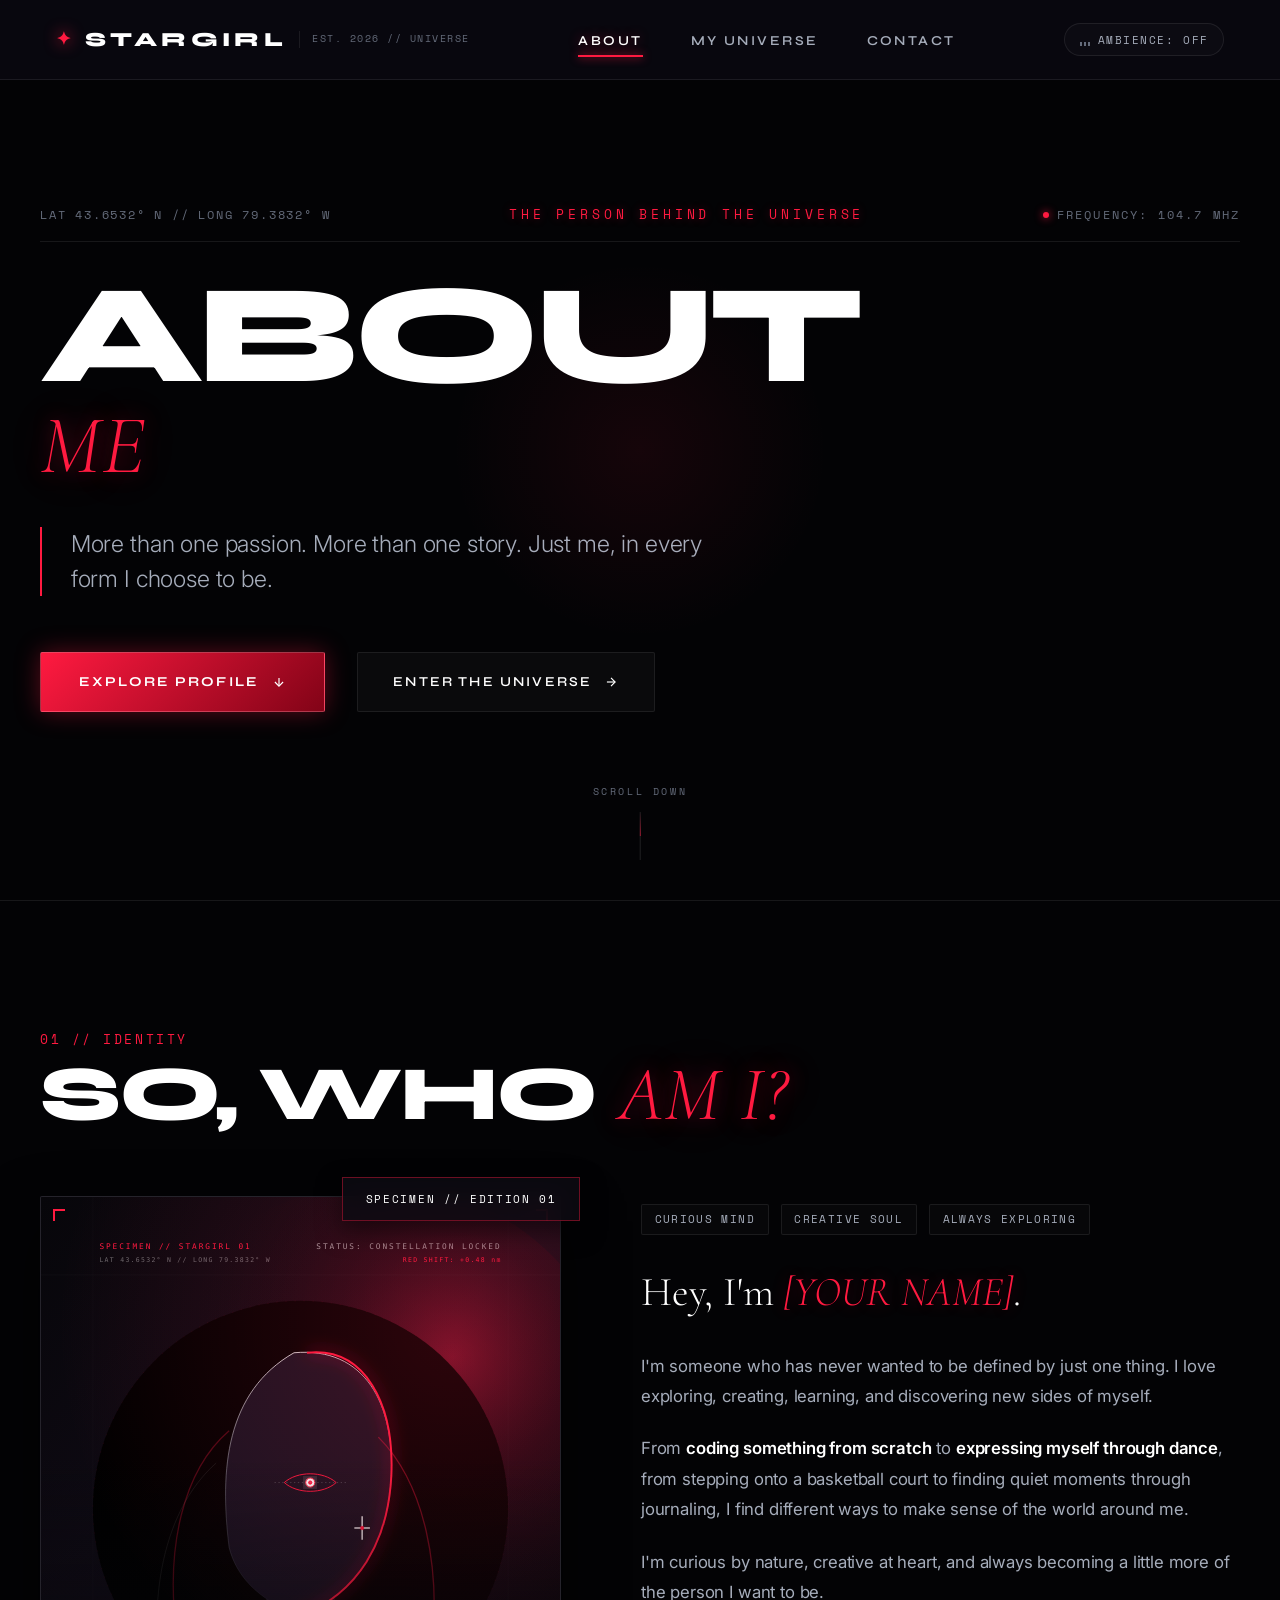
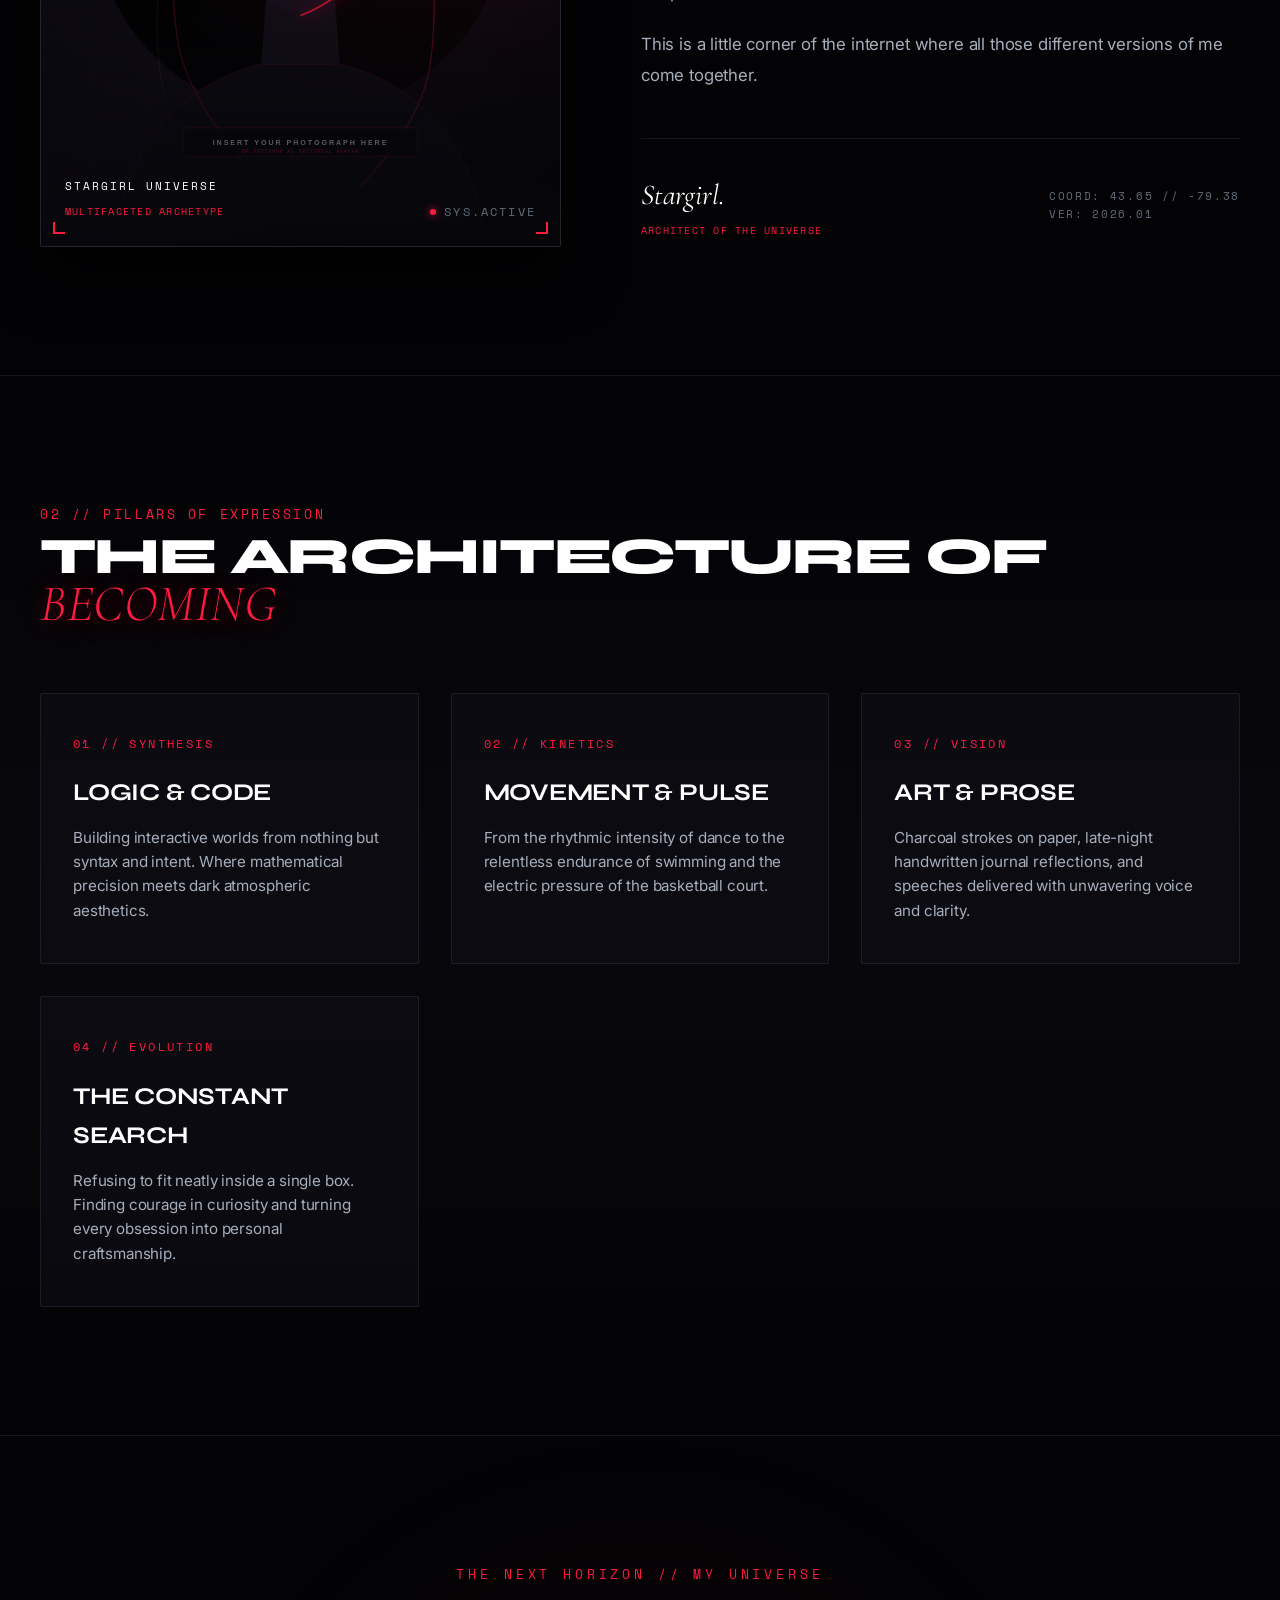
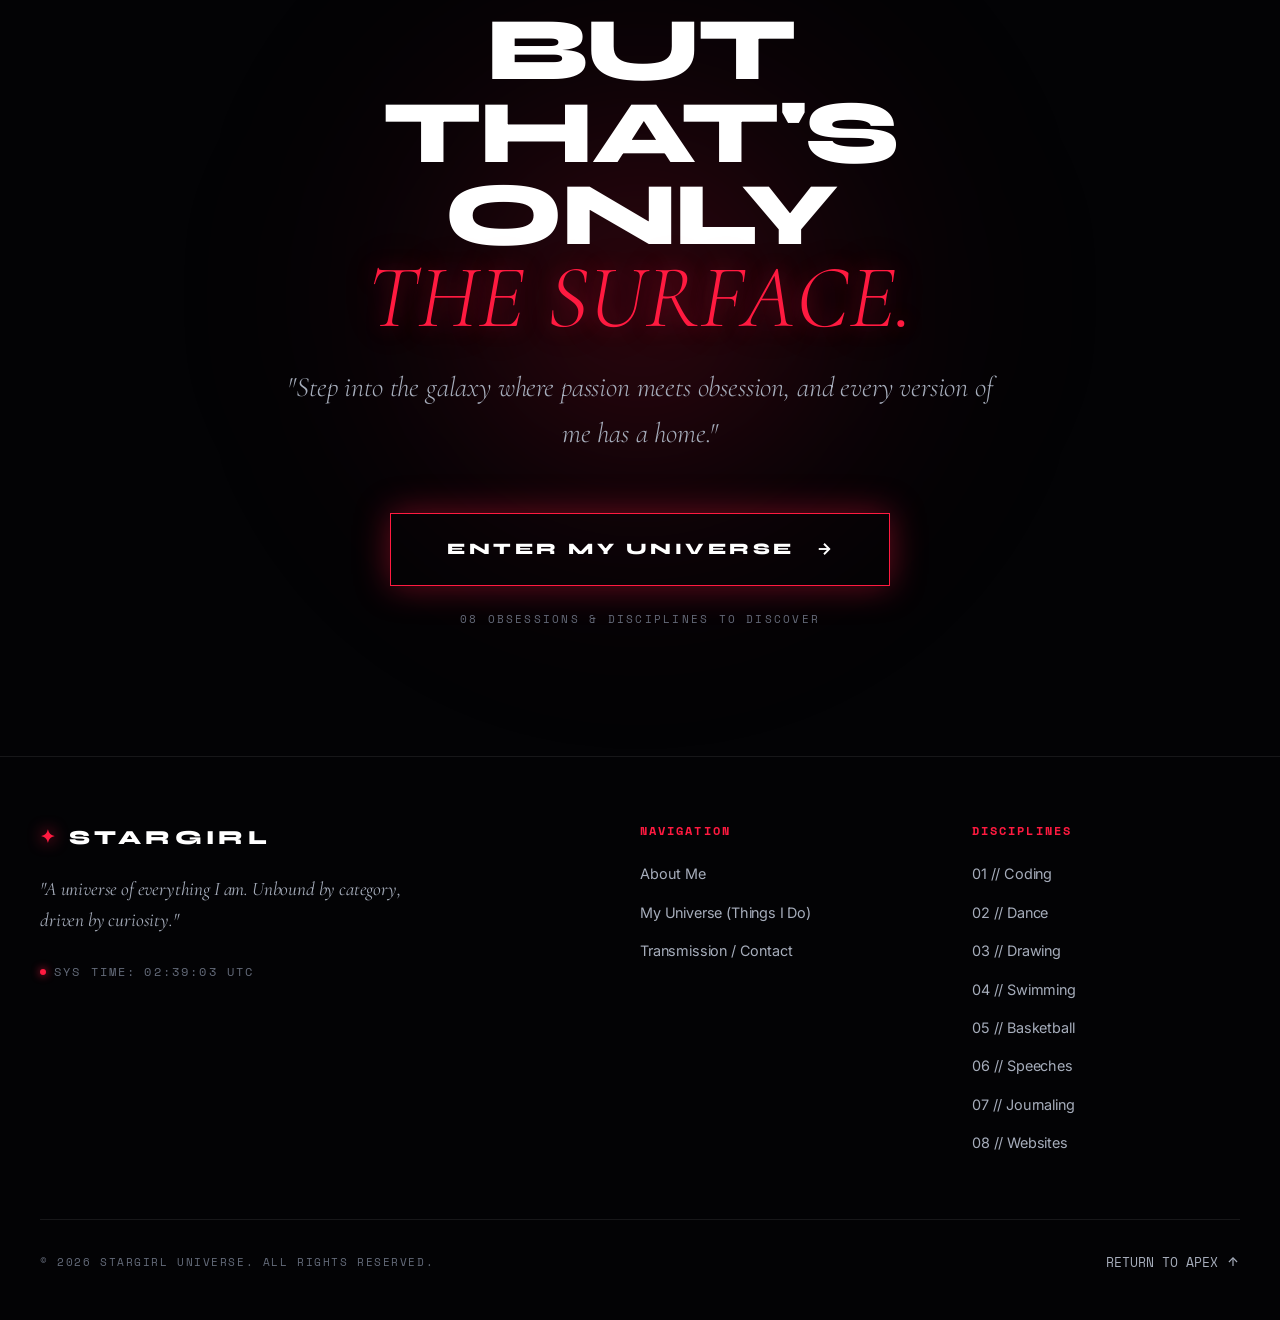
<file: index.html>
<!DOCTYPE html>
<html lang="en">

<head>
  <meta charset="UTF-8">
  <meta name="viewport" content="width=device-width, initial-scale=1.0">
  <title>STARGIRL — The Person Behind The Universe</title>
  <meta name="description"
    content="A dark luxury editorial portfolio inspired by celestial aesthetics and crimson neon. An immersive universe of coding, movement, arts, words, and design.">

  <!-- Google Fonts Preconnect -->
  <link rel="preconnect" href="https://fonts.googleapis.com">
  <link rel="preconnect" href="https://fonts.gstatic.com" crossorigin>
  <link
    href="https://fonts.googleapis.com/css2?family=Cormorant+Garamond:ital,wght@0,300;0,400;0,600;1,300;1,400;1,600&family=Inter:wght@300;400;500;600&family=Space+Grotesk:wght@400;500;700&family=Space+Mono:ital,wght@0,400;0,700;1,400&family=Syne:wght@700;800;900&display=swap"
    rel="stylesheet">

  <!-- Core Stylesheet -->
  <link rel="stylesheet" href="css/style.css">
</head>

<body class="page-about">

  <!-- Celestial Canvas & Atmospheric Layers -->
  <canvas id="star-canvas"></canvas>
  <div class="film-grain"></div>
  <div class="nebula-orb orb-primary"></div>
  <div class="nebula-orb orb-secondary"></div>
  <div class="nebula-orb orb-tertiary"></div>
  <div class="cursor-aura"></div>
  <div class="page-transition-curtain"></div>

  <!-- Navigation Bar -->
  <header class="site-nav">
    <div class="nav-brand">
      <a href="index.html" class="brand-logo" aria-label="Stargirl Home">
        <span class="brand-star">✦</span>
        <span>STARGIRL</span>
      </a>
      <span class="brand-badge">EST. 2026 // UNIVERSE</span>
    </div>

    <nav aria-label="Primary Navigation">
      <ul class="nav-links">
        <li class="nav-item active"><a href="index.html">ABOUT</a></li>
        <li class="nav-item"><a href="things.html">MY UNIVERSE</a></li>
        <li class="nav-item"><a href="contact.html">CONTACT</a></li>
      </ul>
    </nav>

    <div class="nav-actions">
      <button class="nav-audio-btn" type="button" aria-label="Toggle celestial audio ambiance">
        <div class="audio-bars">
          <span class="audio-bar"></span>
          <span class="audio-bar"></span>
          <span class="audio-bar"></span>
        </div>
        <span class="audio-label">AMBIENCE: OFF</span>
      </button>

      <!-- Mobile Hamburger Toggle -->
      <button class="mobile-nav-toggle" aria-label="Toggle navigation menu" type="button">
        <span></span>
        <span></span>
        <span></span>
      </button>
    </div>
  </header>

  <!-- Mobile Drawer Menu -->
  <div class="mobile-drawer" aria-hidden="true">
    <ul class="mobile-drawer-links">
      <li><a href="index.html"><span class="num">01 //</span> ABOUT ME</a></li>
      <li><a href="things.html"><span class="num">02 //</span> MY UNIVERSE</a></li>
      <li><a href="contact.html"><span class="num">03 //</span> CONTACT</a></li>
    </ul>
    <div style="margin-top: 3rem; padding-top: 2rem; border-top: 1px solid var(--steel-border);">
      <p class="technical-label">STARGIRL CONSTELLATION LOCKED</p>
    </div>
  </div>

  <main id="main-content">
    <!-- =======================================================================
         HERO SECTION: THE PERSON BEHIND THE UNIVERSE
         ======================================================================= -->
    <section class="hero-editorial">
      <div class="container">

        <div class="hero-meta-grid">
          <span class="hero-coords">LAT 43.6532° N // LONG 79.3832° W</span>
          <span class="hero-overline">THE PERSON BEHIND THE UNIVERSE</span>
          <span class="technical-label">FREQUENCY: 104.7 MHZ</span>
        </div>

        <div class="hero-title-container">
          <h1 class="editorial-title hero-title-main">
            ABOUT <br>
            <span class="serif-italic crimson-glow-text hero-title-sub">ME</span>
          </h1>
        </div>

        <p class="hero-intro-text">
          More than one passion. More than one story. Just me, in every form I choose to be.
        </p>

        <div class="hero-cta-group">
          <a href="#about-content" class="btn-primary">
            <span>EXPLORE PROFILE</span>
            <svg width="14" height="14" viewBox="0 0 24 24" fill="none" stroke="currentColor" stroke-width="2">
              <line x1="12" y1="5" x2="12" y2="19"></line>
              <polyline points="19 12 12 19 5 12"></polyline>
            </svg>
          </a>
          <a href="things.html" class="btn-secondary">
            <span>ENTER THE UNIVERSE</span>
            <svg width="14" height="14" viewBox="0 0 24 24" fill="none" stroke="currentColor" stroke-width="2">
              <line x1="5" y1="12" x2="19" y2="12"></line>
              <polyline points="12 5 19 12 12 19"></polyline>
            </svg>
          </a>
        </div>

      </div>

      <!-- Animated Scroll Down Indicator -->
      <a href="#about-content" class="hero-scroll-indicator" aria-label="Scroll to about content">
        <span class="scroll-text">SCROLL DOWN</span>
        <div class="scroll-line-container">
          <div class="scroll-line-beam"></div>
        </div>
      </a>
    </section>

    <!-- =======================================================================
         ABOUT ME CONTENT SECTION: "SO, WHO AM I?"
         ======================================================================= -->
    <section class="section-wrapper about-section" id="about-content">
      <div class="container">

        <div class="section-header-editorial">
          <span class="section-num">01 // IDENTITY</span>
          <h2 class="editorial-title section-title-large">
            SO, WHO <span class="serif-italic crimson-glow-text">AM I?</span>
          </h2>
        </div>

        <!-- Asymmetrical Editorial Two-Column Layout -->
        <div class="editorial-grid">

          <!-- Column 1: Luxury Specimen Portrait Frame -->
          <div class="portrait-container">
            <div class="portrait-accent-pill">SPECIMEN // EDITION 01</div>

            <div class="portrait-frame">
              <span class="portrait-hud-corner corner-tl"></span>
              <span class="portrait-hud-corner corner-tr"></span>
              <span class="portrait-hud-corner corner-bl"></span>
              <span class="portrait-hud-corner corner-br"></span>

              <!-- 
                =======================================================================
                TO USE YOUR OWN PHOTOGRAPH:
                Replace the <img> below with your photo:
                <img src="assets/images/your-photo.jpg" alt="Portrait of Stargirl" class="portrait-svg-art">
                =======================================================================
              -->
              <img src="assets/images/portrait-placeholder.svg" alt="Stargirl Editorial Specimen Portrait"
                class="portrait-svg-art">

              <div class="portrait-caption-bar">
                <div>
                  <span class="specimen-tag">STARGIRL UNIVERSE</span>
                  <span class="specimen-sub">MULTIFACETED ARCHETYPE</span>
                </div>
                <span class="technical-label">SYS.ACTIVE</span>
              </div>
            </div>
          </div>

          <!-- Column 2: Editorial Biography Narrative -->
          <div class="editorial-narrative">

            <!-- Editorial Annotations Badges -->
            <div class="editorial-labels-row">
              <span class="editorial-tag">CURIOUS MIND</span>
              <span class="editorial-tag">CREATIVE SOUL</span>
              <span class="editorial-tag">ALWAYS EXPLORING</span>
            </div>

            <div class="bio-lead">
              Hey, I'm <span class="highlight">[YOUR NAME]</span>.
            </div>

            <div class="bio-paragraphs">
              <p>
                I'm someone who has never wanted to be defined by just one thing. I love exploring, creating, learning,
                and discovering new sides of myself.
              </p>
              <p>
                From <strong>coding something from scratch</strong> to <strong>expressing myself through dance</strong>,
                from stepping onto a basketball court to finding quiet moments through journaling, I find different ways
                to make sense of the world around me.
              </p>
              <p>
                I'm curious by nature, creative at heart, and always becoming a little more of the person I want to be.
              </p>
              <p>
                This is a little corner of the internet where all those different versions of me come together.
              </p>
            </div>

            <div class="bio-signature-block">
              <div>
                <span class="signature-name">Stargirl.</span>
                <span class="specimen-sub" style="display:block; margin-top: 4px;">ARCHITECT OF THE UNIVERSE</span>
              </div>
              <div class="signature-meta">
                <span>COORD: 43.65 // -79.38</span><br>
                <span>VER: 2026.01</span>
              </div>
            </div>

          </div>

        </div>

      </div>
    </section>

    <!-- =======================================================================
         PILLARS SECTION: THE 4 CORE MODES
         ======================================================================= -->
    <section class="pillars-section">
      <div class="container">

        <div class="section-header-editorial">
          <span class="section-num">02 // PILLARS OF EXPRESSION</span>
          <h2 class="editorial-title" style="font-size: clamp(2rem, 4vw, 3.8rem);">
            THE ARCHITECTURE OF <span class="serif-italic crimson-glow-text">BECOMING</span>
          </h2>
        </div>

        <div class="pillars-grid">

          <div class="pillar-card">
            <span class="pillar-index">01 // SYNTHESIS</span>
            <h3 class="pillar-title">LOGIC &amp; CODE</h3>
            <p class="pillar-desc">
              Building interactive worlds from nothing but syntax and intent. Where mathematical precision meets dark
              atmospheric aesthetics.
            </p>
          </div>

          <div class="pillar-card">
            <span class="pillar-index">02 // KINETICS</span>
            <h3 class="pillar-title">MOVEMENT &amp; PULSE</h3>
            <p class="pillar-desc">
              From the rhythmic intensity of dance to the relentless endurance of swimming and the electric pressure of
              the basketball court.
            </p>
          </div>

          <div class="pillar-card">
            <span class="pillar-index">03 // VISION</span>
            <h3 class="pillar-title">ART &amp; PROSE</h3>
            <p class="pillar-desc">
              Charcoal strokes on paper, late-night handwritten journal reflections, and speeches delivered with
              unwavering voice and clarity.
            </p>
          </div>

          <div class="pillar-card">
            <span class="pillar-index">04 // EVOLUTION</span>
            <h3 class="pillar-title">THE CONSTANT SEARCH</h3>
            <p class="pillar-desc">
              Refusing to fit neatly inside a single box. Finding courage in curiosity and turning every obsession into
              personal craftsmanship.
            </p>
          </div>

        </div>

      </div>
    </section>

    <!-- =======================================================================
         CLOSING TRANSITION SECTION: ENTER THE UNIVERSE
         ======================================================================= -->
    <section class="transition-portal-section">
      <div class="portal-backdrop-glow"></div>

      <div class="container portal-content">
        <span class="portal-overline">THE NEXT HORIZON // MY UNIVERSE</span>

        <h2 class="editorial-title portal-headline">
          BUT THAT'S ONLY <br>
          <span class="serif-italic crimson-glow-text">THE SURFACE.</span>
        </h2>

        <p class="portal-quote">
          "Step into the galaxy where passion meets obsession, and every version of me has a home."
        </p>

        <div class="portal-action-box">
          <a href="things.html" class="btn-portal-enter">
            <span>ENTER MY UNIVERSE</span>
            <svg width="18" height="18" viewBox="0 0 24 24" fill="none" stroke="currentColor" stroke-width="2.5">
              <line x1="5" y1="12" x2="19" y2="12"></line>
              <polyline points="12 5 19 12 12 19"></polyline>
            </svg>
          </a>
          <span class="portal-footnote">08 OBSESSIONS &amp; DISCIPLINES TO DISCOVER</span>
        </div>
      </div>
    </section>
  </main>

  <!-- Global Footer -->
  <footer class="site-footer">
    <div class="container">

      <div class="footer-grid">
        <div class="footer-brand-col">
          <div class="nav-brand">
            <a href="index.html" class="brand-logo">
              <span class="brand-star">✦</span>
              <span>STARGIRL</span>
            </a>
          </div>
          <p class="footer-tagline">
            "A universe of everything I am. Unbound by category, driven by curiosity."
          </p>
          <div class="system-time-wrapper">
            <span class="technical-label">SYS TIME: <span class="system-clock-time">00:00:00 UTC</span></span>
          </div>
        </div>

        <div>
          <h4 class="footer-col-title">NAVIGATION</h4>
          <ul class="footer-nav-list">
            <li><a href="index.html">About Me</a></li>
            <li><a href="things.html">My Universe (Things I Do)</a></li>
            <li><a href="contact.html">Transmission / Contact</a></li>
          </ul>
        </div>

        <div>
          <h4 class="footer-col-title">DISCIPLINES</h4>
          <ul class="footer-nav-list">
            <li><a href="coding.html">01 // Coding</a></li>
            <li><a href="dance.html">02 // Dance</a></li>
            <li><a href="drawing.html">03 // Drawing</a></li>
            <li><a href="swimming.html">04 // Swimming</a></li>
            <li><a href="basketball.html">05 // Basketball</a></li>
            <li><a href="speeches.html">06 // Speeches</a></li>
            <li><a href="journaling.html">07 // Journaling</a></li>
            <li><a href="websites.html">08 // Websites</a></li>
          </ul>
        </div>
      </div>

      <div class="footer-bottom-bar">
        <span>&copy; 2026 STARGIRL UNIVERSE. ALL RIGHTS RESERVED.</span>
        <button type="button" class="back-to-top-btn" aria-label="Back to top of page">
          <span>RETURN TO APEX</span>
          <svg width="14" height="14" viewBox="0 0 24 24" fill="none" stroke="currentColor" stroke-width="2">
            <line x1="12" y1="19" x2="12" y2="5"></line>
            <polyline points="5 12 12 5 19 12"></polyline>
          </svg>
        </button>
      </div>

    </div>
  </footer>

  <!-- Core Scripts -->
  <script src="js/script.js"></script>
</body>

</html>
</file>
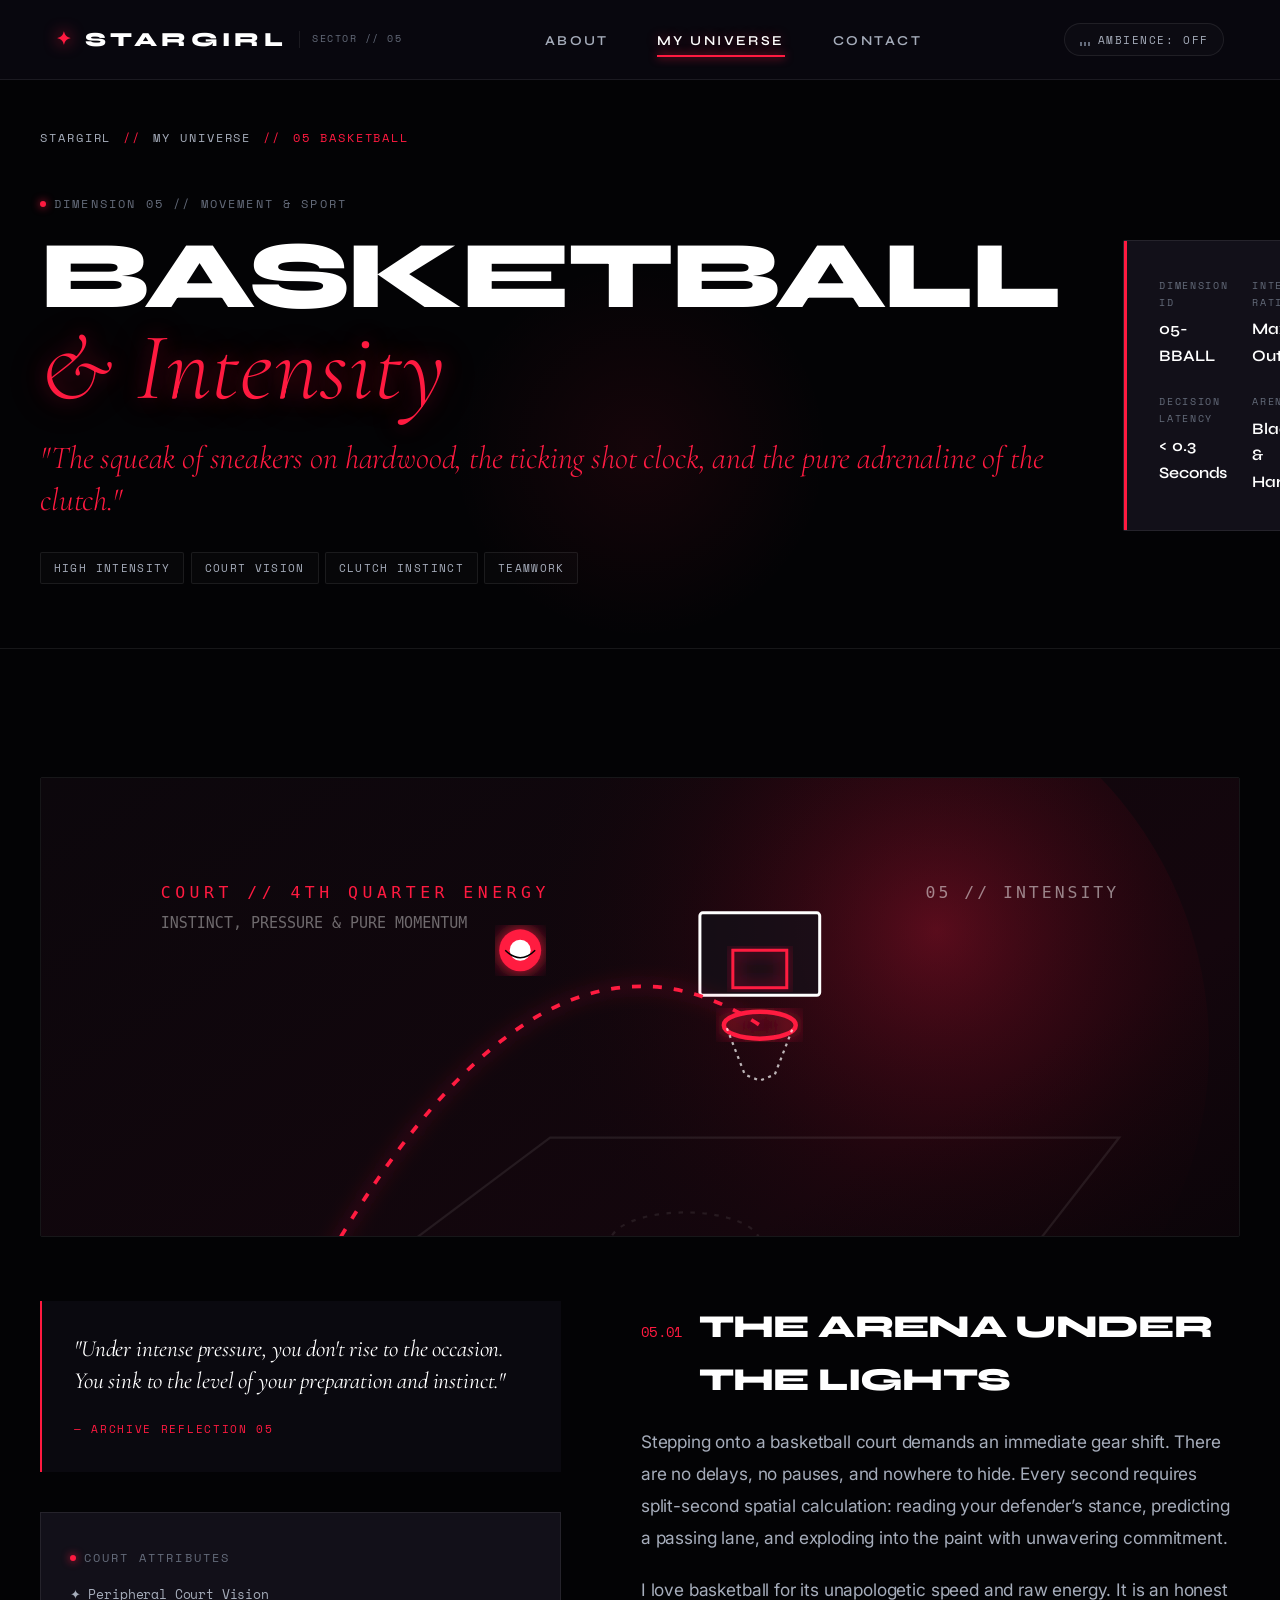
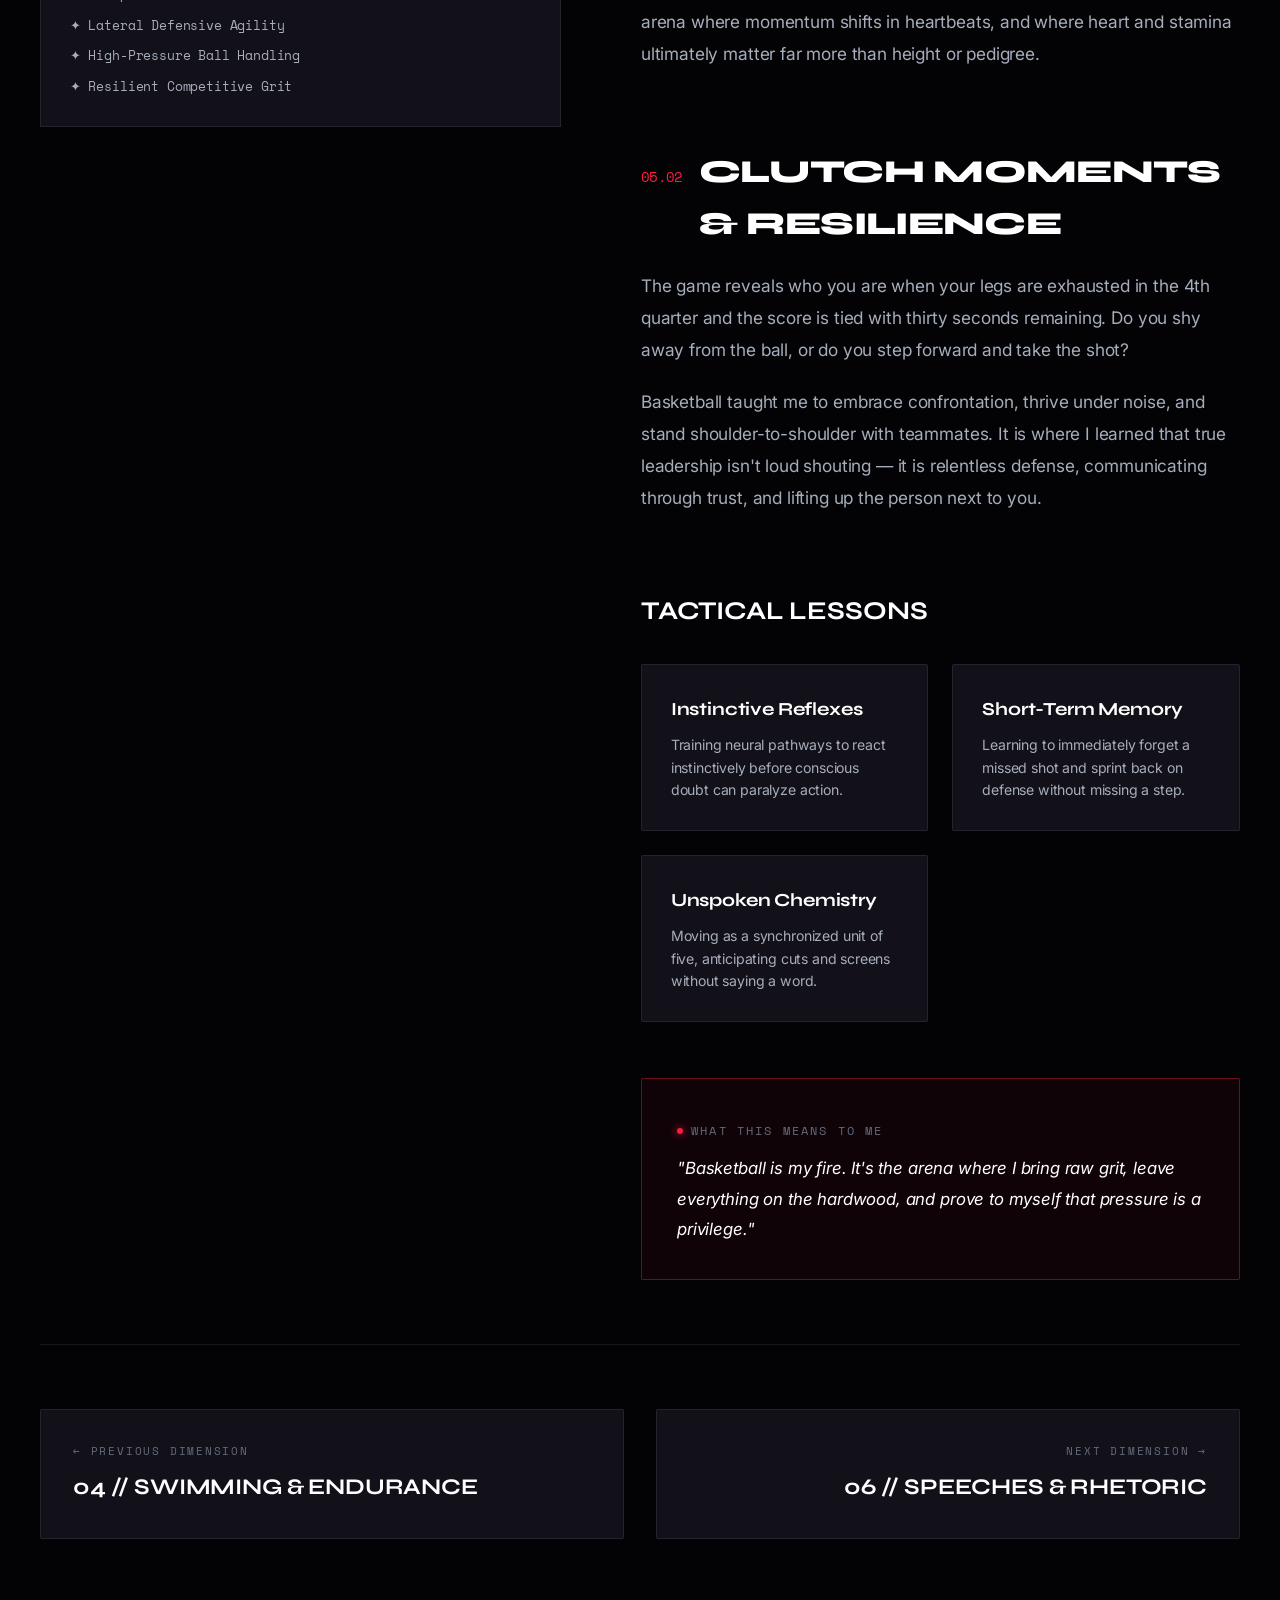
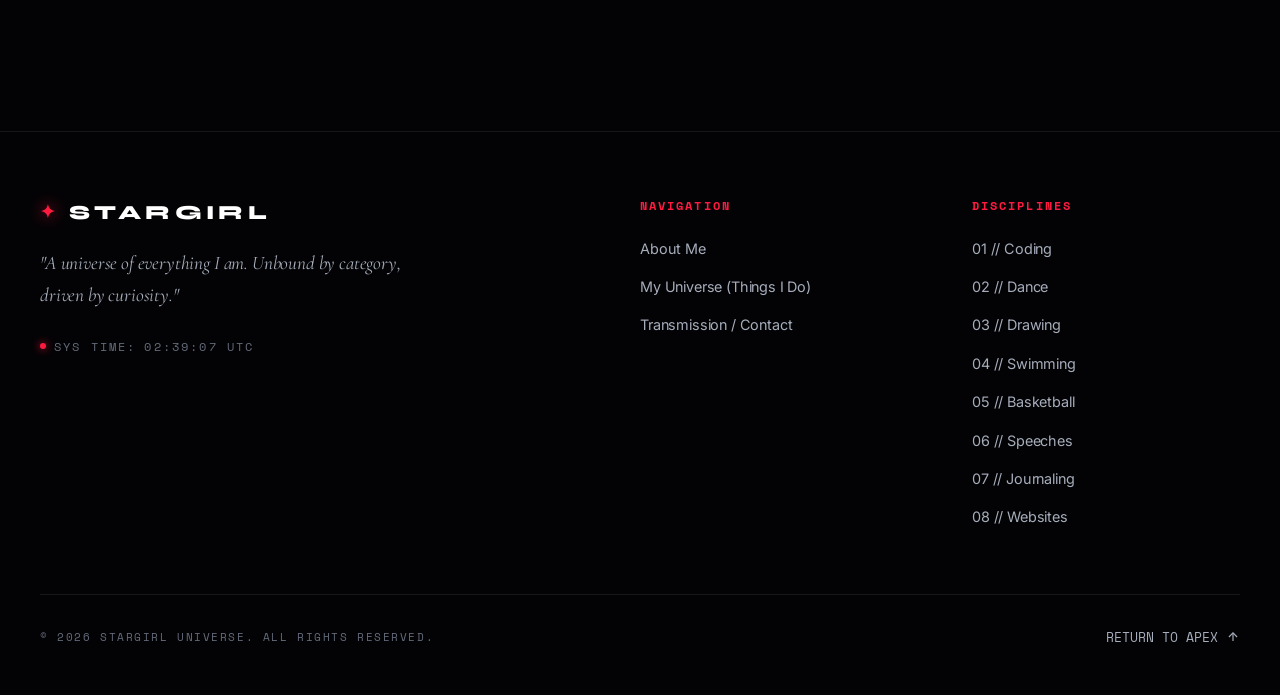
<file: basketball.html>
<!DOCTYPE html>
<html lang="en">
<head>
  <meta charset="UTF-8">
  <meta name="viewport" content="width=device-width, initial-scale=1.0">
  <title>05 // BASKETBALL & INTENSITY — STARGIRL UNIVERSE</title>
  <meta name="description" content="Courts under floodlights, instinct, momentum, clutch performance, and raw grit in the Stargirl Universe.">

  <!-- Google Fonts Preconnect -->
  <link rel="preconnect" href="https://fonts.googleapis.com">
  <link rel="preconnect" href="https://fonts.gstatic.com" crossorigin>
  <link href="https://fonts.googleapis.com/css2?family=Cormorant+Garamond:ital,wght@0,300;0,400;0,600;1,300;1,400;1,600&family=Inter:wght@300;400;500;600&family=Space+Grotesk:wght@400;500;700&family=Space+Mono:ital,wght@0,400;0,700;1,400&family=Syne:wght@700;800;900&display=swap" rel="stylesheet">

  <!-- Core Stylesheet -->
  <link rel="stylesheet" href="css/style.css">
</head>
<body class="page-detail">

  <canvas id="star-canvas"></canvas>
  <div class="film-grain"></div>
  <div class="nebula-orb orb-primary"></div>
  <div class="nebula-orb orb-secondary"></div>
  <div class="cursor-aura"></div>
  <div class="page-transition-curtain"></div>

  <!-- Navigation Bar -->
  <header class="site-nav">
    <div class="nav-brand">
      <a href="index.html" class="brand-logo" aria-label="Stargirl Home">
        <span class="brand-star">✦</span>
        <span>STARGIRL</span>
      </a>
      <span class="brand-badge">SECTOR // 05</span>
    </div>

    <nav aria-label="Primary Navigation">
      <ul class="nav-links">
        <li class="nav-item"><a href="index.html">ABOUT</a></li>
        <li class="nav-item active"><a href="things.html">MY UNIVERSE</a></li>
        <li class="nav-item"><a href="contact.html">CONTACT</a></li>
      </ul>
    </nav>

    <div class="nav-actions">
      <button class="nav-audio-btn" type="button" aria-label="Toggle celestial audio ambiance">
        <div class="audio-bars">
          <span class="audio-bar"></span>
          <span class="audio-bar"></span>
          <span class="audio-bar"></span>
        </div>
        <span class="audio-label">AMBIENCE: OFF</span>
      </button>

      <button class="mobile-nav-toggle" aria-label="Toggle navigation menu" type="button">
        <span></span>
        <span></span>
        <span></span>
      </button>
    </div>
  </header>

  <div class="mobile-drawer" aria-hidden="true">
    <ul class="mobile-drawer-links">
      <li><a href="index.html"><span class="num">01 //</span> ABOUT ME</a></li>
      <li><a href="things.html"><span class="num">02 //</span> MY UNIVERSE</a></li>
      <li><a href="contact.html"><span class="num">03 //</span> CONTACT</a></li>
    </ul>
  </div>

  <main id="main-content">
    <section class="activity-hero">
      <div class="container">
        
        <div class="breadcrumb-trail">
          <a href="index.html">STARGIRL</a>
          <span class="breadcrumb-sep">//</span>
          <a href="things.html">MY UNIVERSE</a>
          <span class="breadcrumb-sep">//</span>
          <span style="color: var(--crimson-core);">05 BASKETBALL</span>
        </div>

        <div class="activity-hero-grid">
          <div>
            <span class="technical-label" style="margin-bottom: 1rem;">DIMENSION 05 // MOVEMENT &amp; SPORT</span>
            <h1 class="editorial-title activity-hero-title">
              BASKETBALL <br>
              <span class="serif-italic crimson-glow-text">&amp; Intensity</span>
            </h1>
            <p class="activity-hero-subtitle">
              "The squeak of sneakers on hardwood, the ticking shot clock, and the pure adrenaline of the clutch."
            </p>
            <div class="card-tags-list">
              <span class="editorial-tag">HIGH INTENSITY</span>
              <span class="editorial-tag">COURT VISION</span>
              <span class="editorial-tag">CLUTCH INSTINCT</span>
              <span class="editorial-tag">TEAMWORK</span>
            </div>
          </div>

          <div class="activity-specs-panel">
            <div class="specs-grid">
              <div class="spec-item">
                <span class="spec-label">DIMENSION ID</span>
                <span class="spec-val">05-BBALL</span>
              </div>
              <div class="spec-item">
                <span class="spec-label">INTENSITY RATING</span>
                <span class="spec-val">Maximum Output</span>
              </div>
              <div class="spec-item">
                <span class="spec-label">DECISION LATENCY</span>
                <span class="spec-val">&lt; 0.3 Seconds</span>
              </div>
              <div class="spec-item">
                <span class="spec-label">ARENA</span>
                <span class="spec-val">Blacktop &amp; Hardwood</span>
              </div>
            </div>
          </div>
        </div>

      </div>
    </section>

    <section class="activity-story-section">
      <div class="container">
        
        <div style="margin-bottom: 4rem; border: 1px solid var(--steel-border); border-radius: 2px; overflow: hidden; max-height: 460px;">
          <img src="assets/images/basketball-visual.svg" alt="Basketball Court Intensity" style="width: 100%; height: auto; display: block;">
        </div>

        <div class="story-layout">
          
          <aside class="story-sticky-sidebar">
            <div class="quote-editorial-box">
              <p>
                "Under intense pressure, you don't rise to the occasion. You sink to the level of your preparation and instinct."
              </p>
              <cite>— ARCHIVE REFLECTION 05</cite>
            </div>

            <div style="background: var(--bg-surface); padding: 1.8rem; border: 1px solid var(--steel-border);">
              <span class="technical-label" style="margin-bottom: 1rem;">COURT ATTRIBUTES</span>
              <ul style="list-style: none; display: flex; flex-direction: column; gap: 0.6rem; font-family: var(--font-mono); font-size: 0.8rem; color: var(--silver-medium);">
                <li>✦ Peripheral Court Vision</li>
                <li>✦ Lateral Defensive Agility</li>
                <li>✦ High-Pressure Ball Handling</li>
                <li>✦ Resilient Competitive Grit</li>
              </ul>
            </div>
          </aside>

          <div class="story-body">
            
            <article class="story-block">
              <h3><span class="idx">05.01</span> THE ARENA UNDER THE LIGHTS</h3>
              <p>
                Stepping onto a basketball court demands an immediate gear shift. There are no delays, no pauses, and nowhere to hide. Every second requires split-second spatial calculation: reading your defender’s stance, predicting a passing lane, and exploding into the paint with unwavering commitment.
              </p>
              <p>
                I love basketball for its unapologetic speed and raw energy. It is an honest arena where momentum shifts in heartbeats, and where heart and stamina ultimately matter far more than height or pedigree.
              </p>
            </article>

            <article class="story-block">
              <h3><span class="idx">05.02</span> CLUTCH MOMENTS &amp; RESILIENCE</h3>
              <p>
                The game reveals who you are when your legs are exhausted in the 4th quarter and the score is tied with thirty seconds remaining. Do you shy away from the ball, or do you step forward and take the shot?
              </p>
              <p>
                Basketball taught me to embrace confrontation, thrive under noise, and stand shoulder-to-shoulder with teammates. It is where I learned that true leadership isn't loud shouting — it is relentless defense, communicating through trust, and lifting up the person next to you.
              </p>
            </article>

            <div>
              <h3 style="font-family: var(--font-display); font-size: 1.6rem; color: #ffffff; margin-bottom: 1.5rem;">
                TACTICAL LESSONS
              </h3>
              <div class="detail-highlights-grid">
                <div class="highlight-box">
                  <h4 class="highlight-box-title">Instinctive Reflexes</h4>
                  <p class="highlight-box-desc">
                    Training neural pathways to react instinctively before conscious doubt can paralyze action.
                  </p>
                </div>
                <div class="highlight-box">
                  <h4 class="highlight-box-title">Short-Term Memory</h4>
                  <p class="highlight-box-desc">
                    Learning to immediately forget a missed shot and sprint back on defense without missing a step.
                  </p>
                </div>
                <div class="highlight-box">
                  <h4 class="highlight-box-title">Unspoken Chemistry</h4>
                  <p class="highlight-box-desc">
                    Moving as a synchronized unit of five, anticipating cuts and screens without saying a word.
                  </p>
                </div>
              </div>
            </div>

            <div style="background: rgba(255, 26, 64, 0.05); border: 1px solid var(--steel-border-hover); padding: 2.2rem; border-radius: 2px;">
              <span class="technical-label" style="margin-bottom: 0.8rem;">WHAT THIS MEANS TO ME</span>
              <p style="color: var(--chrome-bright); font-size: 1.05rem; font-style: italic; line-height: 1.8;">
                "Basketball is my fire. It's the arena where I bring raw grit, leave everything on the hardwood, and prove to myself that pressure is a privilege."
              </p>
            </div>

          </div>

        </div>

        <nav class="activity-pagination-bar" aria-label="Activity Navigation">
          <div class="pagination-grid">
            <a href="swimming.html" class="pagination-card prev">
              <span class="pagination-sub">&larr; PREVIOUS DIMENSION</span>
              <span class="pagination-title">04 // SWIMMING &amp; ENDURANCE</span>
            </a>
            <a href="speeches.html" class="pagination-card next">
              <span class="pagination-sub">NEXT DIMENSION &rarr;</span>
              <span class="pagination-title">06 // SPEECHES &amp; RHETORIC</span>
            </a>
          </div>
        </nav>

      </div>
    </section>
  </main>

  <!-- Global Footer -->
  <footer class="site-footer">
    <div class="container">
      <div class="footer-grid">
        <div class="footer-brand-col">
          <div class="nav-brand">
            <a href="index.html" class="brand-logo">
              <span class="brand-star">✦</span>
              <span>STARGIRL</span>
            </a>
          </div>
          <p class="footer-tagline">
            "A universe of everything I am. Unbound by category, driven by curiosity."
          </p>
          <div class="system-time-wrapper">
            <span class="technical-label">SYS TIME: <span class="system-clock-time">00:00:00 UTC</span></span>
          </div>
        </div>

        <div>
          <h4 class="footer-col-title">NAVIGATION</h4>
          <ul class="footer-nav-list">
            <li><a href="index.html">About Me</a></li>
            <li><a href="things.html">My Universe (Things I Do)</a></li>
            <li><a href="contact.html">Transmission / Contact</a></li>
          </ul>
        </div>

        <div>
          <h4 class="footer-col-title">DISCIPLINES</h4>
          <ul class="footer-nav-list">
            <li><a href="coding.html">01 // Coding</a></li>
            <li><a href="dance.html">02 // Dance</a></li>
            <li><a href="drawing.html">03 // Drawing</a></li>
            <li><a href="swimming.html">04 // Swimming</a></li>
            <li><a href="basketball.html">05 // Basketball</a></li>
            <li><a href="speeches.html">06 // Speeches</a></li>
            <li><a href="journaling.html">07 // Journaling</a></li>
            <li><a href="websites.html">08 // Websites</a></li>
          </ul>
        </div>
      </div>

      <div class="footer-bottom-bar">
        <span>&copy; 2026 STARGIRL UNIVERSE. ALL RIGHTS RESERVED.</span>
        <button type="button" class="back-to-top-btn" aria-label="Back to top of page">
          <span>RETURN TO APEX</span>
          <svg width="14" height="14" viewBox="0 0 24 24" fill="none" stroke="currentColor" stroke-width="2">
            <line x1="12" y1="19" x2="12" y2="5"></line>
            <polyline points="5 12 12 5 19 12"></polyline>
          </svg>
        </button>
      </div>
    </div>
  </footer>

  <script src="js/script.js"></script>
</body>
</html>
</file>
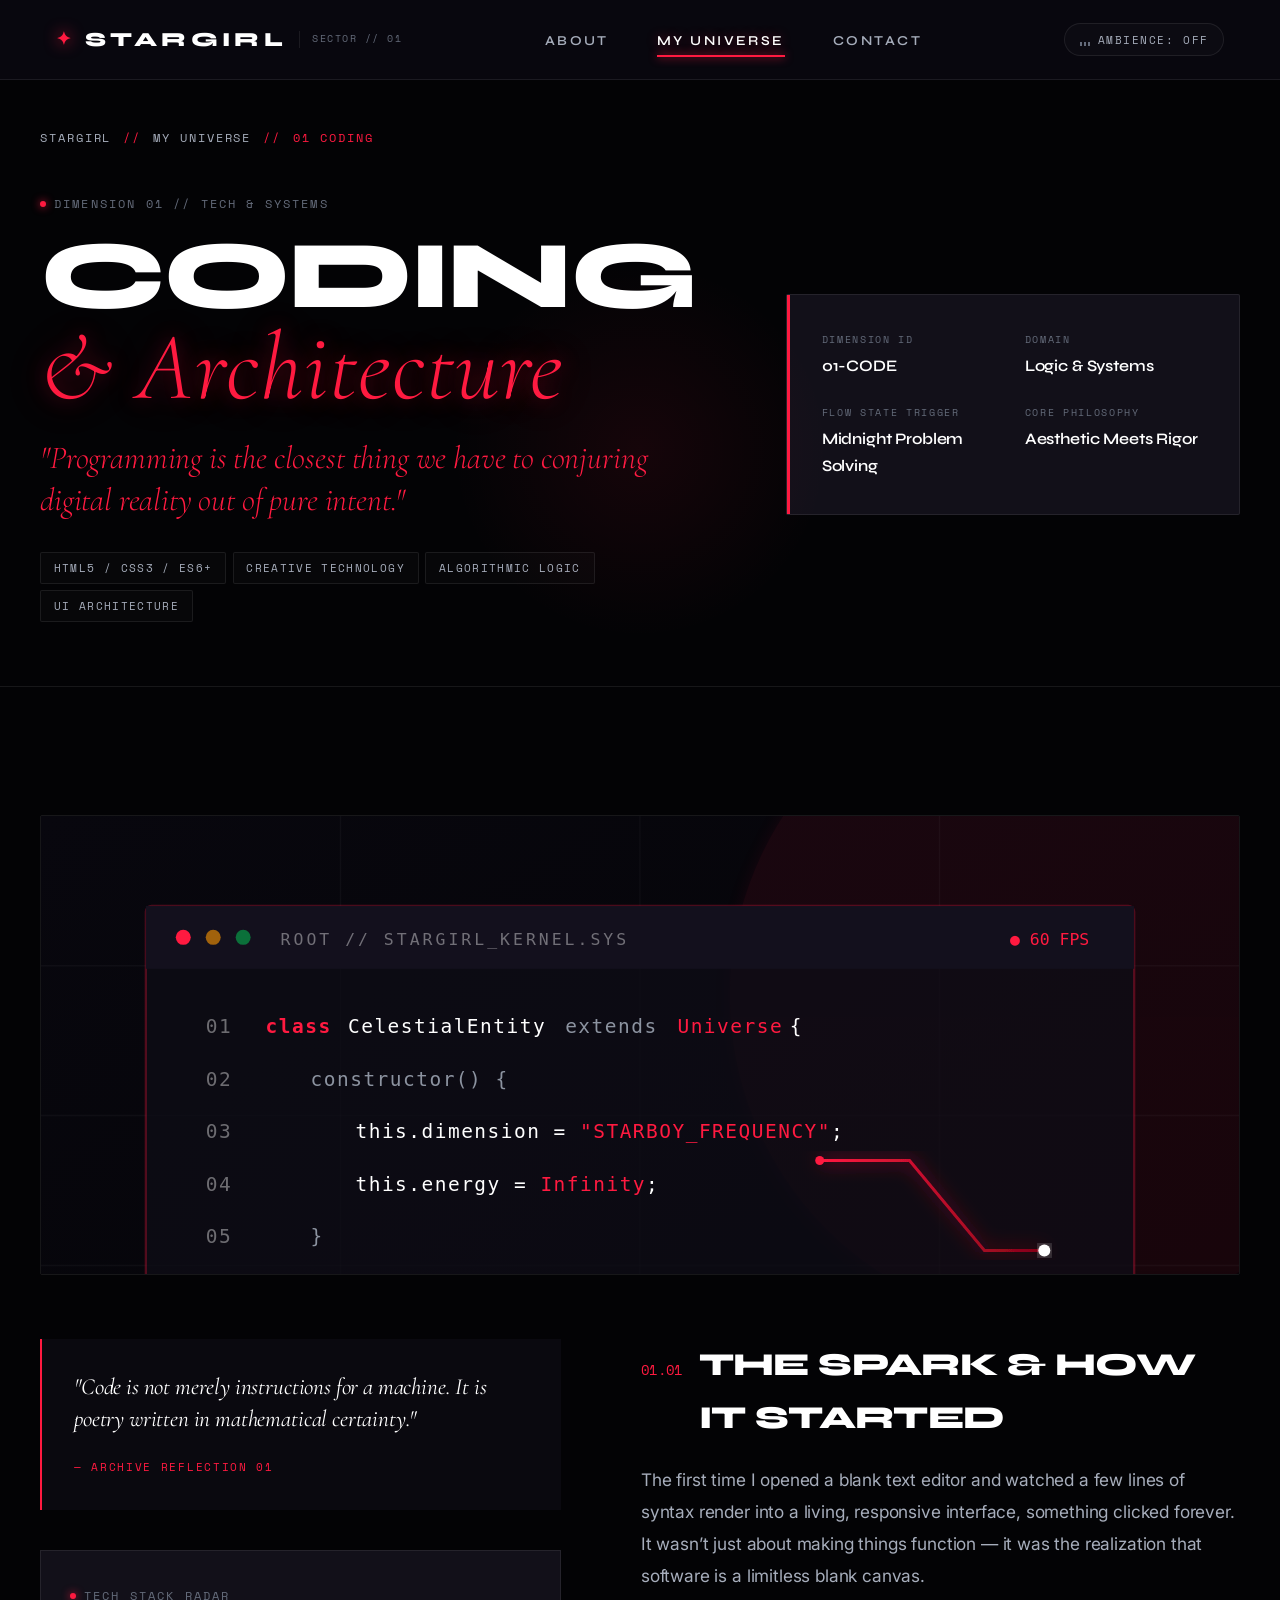
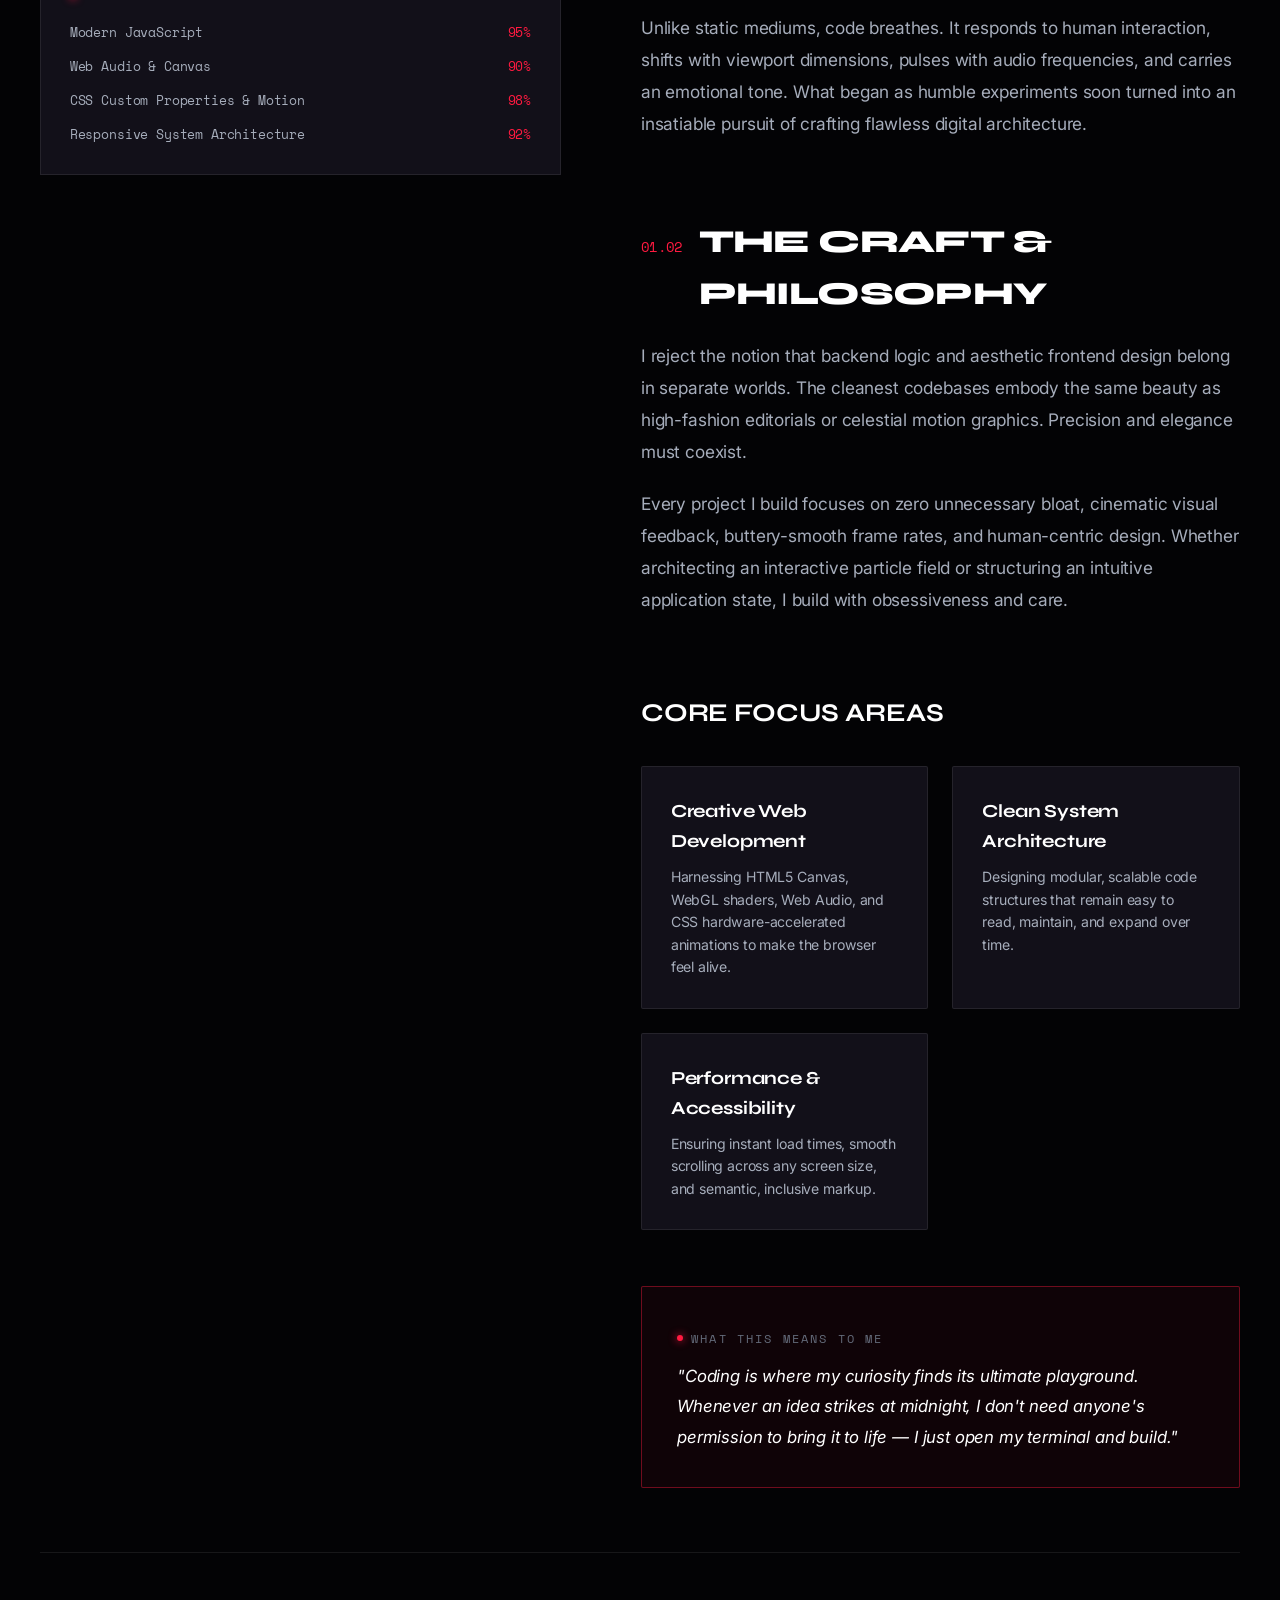
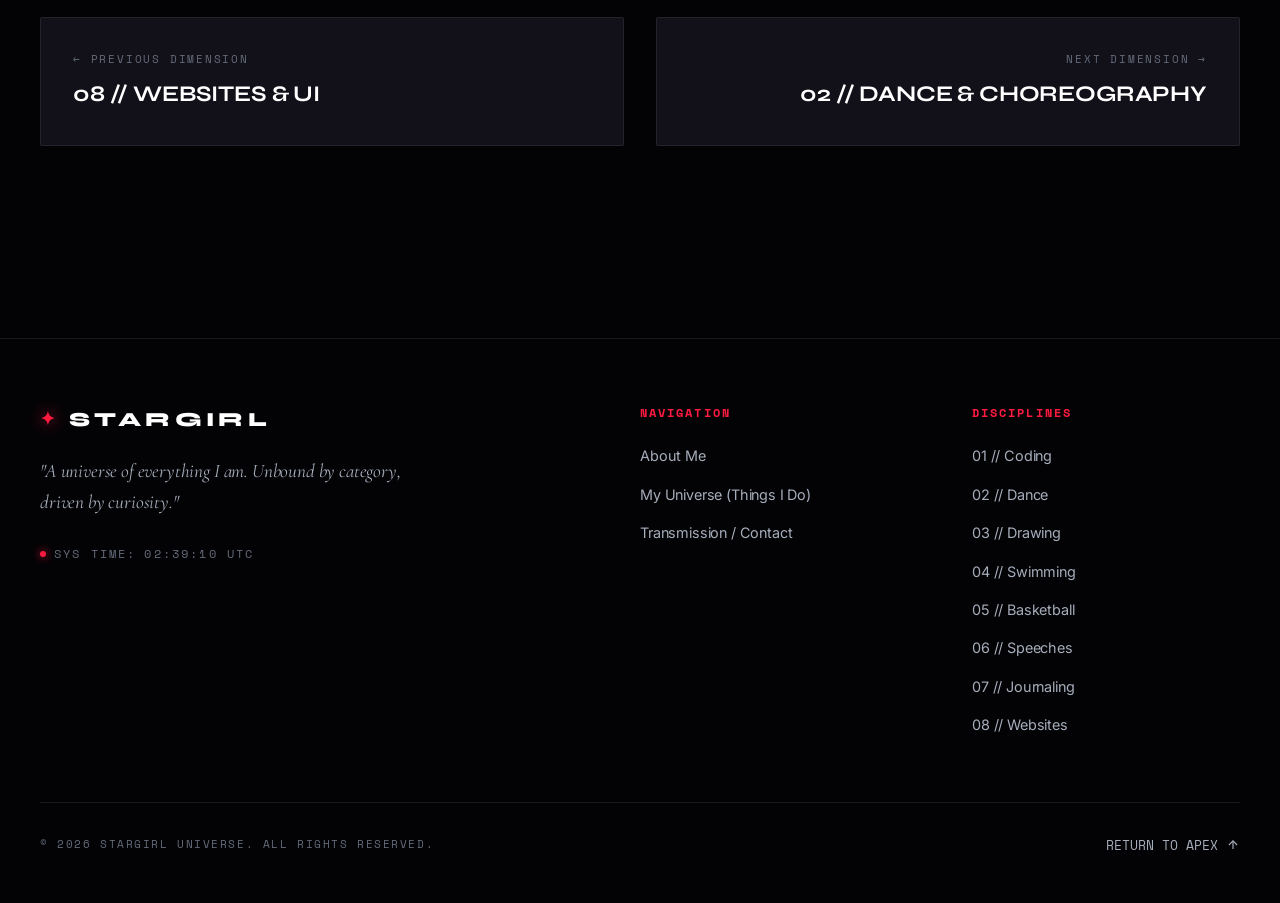
<file: coding.html>
<!DOCTYPE html>
<html lang="en">
<head>
  <meta charset="UTF-8">
  <meta name="viewport" content="width=device-width, initial-scale=1.0">
  <title>01 // CODING & ARCHITECTURE — STARGIRL UNIVERSE</title>
  <meta name="description" content="Discover how coding, software architecture, and creative technology power the Stargirl Universe.">

  <!-- Google Fonts Preconnect -->
  <link rel="preconnect" href="https://fonts.googleapis.com">
  <link rel="preconnect" href="https://fonts.gstatic.com" crossorigin>
  <link href="https://fonts.googleapis.com/css2?family=Cormorant+Garamond:ital,wght@0,300;0,400;0,600;1,300;1,400;1,600&family=Inter:wght@300;400;500;600&family=Space+Grotesk:wght@400;500;700&family=Space+Mono:ital,wght@0,400;0,700;1,400&family=Syne:wght@700;800;900&display=swap" rel="stylesheet">

  <!-- Core Stylesheet -->
  <link rel="stylesheet" href="css/style.css">
</head>
<body class="page-detail">

  <!-- Celestial Canvas & Atmospheric Layers -->
  <canvas id="star-canvas"></canvas>
  <div class="film-grain"></div>
  <div class="nebula-orb orb-primary"></div>
  <div class="nebula-orb orb-secondary"></div>
  <div class="cursor-aura"></div>
  <div class="page-transition-curtain"></div>

  <!-- Navigation Bar -->
  <header class="site-nav">
    <div class="nav-brand">
      <a href="index.html" class="brand-logo" aria-label="Stargirl Home">
        <span class="brand-star">✦</span>
        <span>STARGIRL</span>
      </a>
      <span class="brand-badge">SECTOR // 01</span>
    </div>

    <nav aria-label="Primary Navigation">
      <ul class="nav-links">
        <li class="nav-item"><a href="index.html">ABOUT</a></li>
        <li class="nav-item active"><a href="things.html">MY UNIVERSE</a></li>
        <li class="nav-item"><a href="contact.html">CONTACT</a></li>
      </ul>
    </nav>

    <div class="nav-actions">
      <button class="nav-audio-btn" type="button" aria-label="Toggle celestial audio ambiance">
        <div class="audio-bars">
          <span class="audio-bar"></span>
          <span class="audio-bar"></span>
          <span class="audio-bar"></span>
        </div>
        <span class="audio-label">AMBIENCE: OFF</span>
      </button>

      <button class="mobile-nav-toggle" aria-label="Toggle navigation menu" type="button">
        <span></span>
        <span></span>
        <span></span>
      </button>
    </div>
  </header>

  <!-- Mobile Drawer Menu -->
  <div class="mobile-drawer" aria-hidden="true">
    <ul class="mobile-drawer-links">
      <li><a href="index.html"><span class="num">01 //</span> ABOUT ME</a></li>
      <li><a href="things.html"><span class="num">02 //</span> MY UNIVERSE</a></li>
      <li><a href="contact.html"><span class="num">03 //</span> CONTACT</a></li>
    </ul>
  </div>

  <main id="main-content">
    <!-- Activity Hero Section -->
    <section class="activity-hero">
      <div class="container">
        
        <div class="breadcrumb-trail">
          <a href="index.html">STARGIRL</a>
          <span class="breadcrumb-sep">//</span>
          <a href="things.html">MY UNIVERSE</a>
          <span class="breadcrumb-sep">//</span>
          <span style="color: var(--crimson-core);">01 CODING</span>
        </div>

        <div class="activity-hero-grid">
          <div>
            <span class="technical-label" style="margin-bottom: 1rem;">DIMENSION 01 // TECH &amp; SYSTEMS</span>
            <h1 class="editorial-title activity-hero-title">
              CODING <br>
              <span class="serif-italic crimson-glow-text">&amp; Architecture</span>
            </h1>
            <p class="activity-hero-subtitle">
              "Programming is the closest thing we have to conjuring digital reality out of pure intent."
            </p>
            <div class="card-tags-list">
              <span class="editorial-tag">HTML5 / CSS3 / ES6+</span>
              <span class="editorial-tag">CREATIVE TECHNOLOGY</span>
              <span class="editorial-tag">ALGORITHMIC LOGIC</span>
              <span class="editorial-tag">UI ARCHITECTURE</span>
            </div>
          </div>

          <!-- Specs Panel -->
          <div class="activity-specs-panel">
            <div class="specs-grid">
              <div class="spec-item">
                <span class="spec-label">DIMENSION ID</span>
                <span class="spec-val">01-CODE</span>
              </div>
              <div class="spec-item">
                <span class="spec-label">DOMAIN</span>
                <span class="spec-val">Logic &amp; Systems</span>
              </div>
              <div class="spec-item">
                <span class="spec-label">FLOW STATE TRIGGER</span>
                <span class="spec-val">Midnight Problem Solving</span>
              </div>
              <div class="spec-item">
                <span class="spec-label">CORE PHILOSOPHY</span>
                <span class="spec-val">Aesthetic Meets Rigor</span>
              </div>
            </div>
          </div>
        </div>

      </div>
    </section>

    <!-- Narrative Story & Visuals Section -->
    <section class="activity-story-section">
      <div class="container">
        
        <!-- Large Featured Visual Graphic -->
        <div style="margin-bottom: 4rem; border: 1px solid var(--steel-border); border-radius: 2px; overflow: hidden; max-height: 460px;">
          <img src="assets/images/coding-visual.svg" alt="Coding Terminal Architecture" style="width: 100%; height: auto; display: block;">
        </div>

        <div class="story-layout">
          
          <!-- Sticky Editorial Sidebar -->
          <aside class="story-sticky-sidebar">
            <div class="quote-editorial-box">
              <p>
                "Code is not merely instructions for a machine. It is poetry written in mathematical certainty."
              </p>
              <cite>— ARCHIVE REFLECTION 01</cite>
            </div>

            <div style="background: var(--bg-surface); padding: 1.8rem; border: 1px solid var(--steel-border);">
              <span class="technical-label" style="margin-bottom: 1rem;">TECH STACK RADAR</span>
              <ul style="list-style: none; display: flex; flex-direction: column; gap: 0.8rem; font-family: var(--font-mono); font-size: 0.8rem; color: var(--silver-medium);">
                <li style="display: flex; justify-content: space-between;">
                  <span>Modern JavaScript</span>
                  <span style="color: var(--crimson-core);">95%</span>
                </li>
                <li style="display: flex; justify-content: space-between;">
                  <span>Web Audio &amp; Canvas</span>
                  <span style="color: var(--crimson-core);">90%</span>
                </li>
                <li style="display: flex; justify-content: space-between;">
                  <span>CSS Custom Properties &amp; Motion</span>
                  <span style="color: var(--crimson-core);">98%</span>
                </li>
                <li style="display: flex; justify-content: space-between;">
                  <span>Responsive System Architecture</span>
                  <span style="color: var(--crimson-core);">92%</span>
                </li>
              </ul>
            </div>
          </aside>

          <!-- Main Narrative Body -->
          <div class="story-body">
            
            <article class="story-block">
              <h3><span class="idx">01.01</span> THE SPARK &amp; HOW IT STARTED</h3>
              <p>
                The first time I opened a blank text editor and watched a few lines of syntax render into a living, responsive interface, something clicked forever. It wasn’t just about making things function — it was the realization that software is a limitless blank canvas.
              </p>
              <p>
                Unlike static mediums, code breathes. It responds to human interaction, shifts with viewport dimensions, pulses with audio frequencies, and carries an emotional tone. What began as humble experiments soon turned into an insatiable pursuit of crafting flawless digital architecture.
              </p>
            </article>

            <article class="story-block">
              <h3><span class="idx">01.02</span> THE CRAFT &amp; PHILOSOPHY</h3>
              <p>
                I reject the notion that backend logic and aesthetic frontend design belong in separate worlds. The cleanest codebases embody the same beauty as high-fashion editorials or celestial motion graphics. Precision and elegance must coexist.
              </p>
              <p>
                Every project I build focuses on zero unnecessary bloat, cinematic visual feedback, buttery-smooth frame rates, and human-centric design. Whether architecting an interactive particle field or structuring an intuitive application state, I build with obsessiveness and care.
              </p>
            </article>

            <!-- Key Artifacts / Highlights -->
            <div>
              <h3 style="font-family: var(--font-display); font-size: 1.6rem; color: #ffffff; margin-bottom: 1.5rem;">
                CORE FOCUS AREAS
              </h3>
              <div class="detail-highlights-grid">
                <div class="highlight-box">
                  <h4 class="highlight-box-title">Creative Web Development</h4>
                  <p class="highlight-box-desc">
                    Harnessing HTML5 Canvas, WebGL shaders, Web Audio, and CSS hardware-accelerated animations to make the browser feel alive.
                  </p>
                </div>
                <div class="highlight-box">
                  <h4 class="highlight-box-title">Clean System Architecture</h4>
                  <p class="highlight-box-desc">
                    Designing modular, scalable code structures that remain easy to read, maintain, and expand over time.
                  </p>
                </div>
                <div class="highlight-box">
                  <h4 class="highlight-box-title">Performance &amp; Accessibility</h4>
                  <p class="highlight-box-desc">
                    Ensuring instant load times, smooth scrolling across any screen size, and semantic, inclusive markup.
                  </p>
                </div>
              </div>
            </div>

            <!-- Emotional Takeaway Box -->
            <div style="background: rgba(255, 26, 64, 0.05); border: 1px solid var(--steel-border-hover); padding: 2.2rem; border-radius: 2px;">
              <span class="technical-label" style="margin-bottom: 0.8rem;">WHAT THIS MEANS TO ME</span>
              <p style="color: var(--chrome-bright); font-size: 1.05rem; font-style: italic; line-height: 1.8;">
                "Coding is where my curiosity finds its ultimate playground. Whenever an idea strikes at midnight, I don't need anyone's permission to bring it to life — I just open my terminal and build."
              </p>
            </div>

          </div>

        </div>

        <!-- Bidirectional Activity Pagination -->
        <nav class="activity-pagination-bar" aria-label="Activity Navigation">
          <div class="pagination-grid">
            <a href="websites.html" class="pagination-card prev">
              <span class="pagination-sub">&larr; PREVIOUS DIMENSION</span>
              <span class="pagination-title">08 // WEBSITES &amp; UI</span>
            </a>
            <a href="dance.html" class="pagination-card next">
              <span class="pagination-sub">NEXT DIMENSION &rarr;</span>
              <span class="pagination-title">02 // DANCE &amp; CHOREOGRAPHY</span>
            </a>
          </div>
        </nav>

      </div>
    </section>
  </main>

  <!-- Global Footer -->
  <footer class="site-footer">
    <div class="container">
      <div class="footer-grid">
        <div class="footer-brand-col">
          <div class="nav-brand">
            <a href="index.html" class="brand-logo">
              <span class="brand-star">✦</span>
              <span>STARGIRL</span>
            </a>
          </div>
          <p class="footer-tagline">
            "A universe of everything I am. Unbound by category, driven by curiosity."
          </p>
          <div class="system-time-wrapper">
            <span class="technical-label">SYS TIME: <span class="system-clock-time">00:00:00 UTC</span></span>
          </div>
        </div>

        <div>
          <h4 class="footer-col-title">NAVIGATION</h4>
          <ul class="footer-nav-list">
            <li><a href="index.html">About Me</a></li>
            <li><a href="things.html">My Universe (Things I Do)</a></li>
            <li><a href="contact.html">Transmission / Contact</a></li>
          </ul>
        </div>

        <div>
          <h4 class="footer-col-title">DISCIPLINES</h4>
          <ul class="footer-nav-list">
            <li><a href="coding.html">01 // Coding</a></li>
            <li><a href="dance.html">02 // Dance</a></li>
            <li><a href="drawing.html">03 // Drawing</a></li>
            <li><a href="swimming.html">04 // Swimming</a></li>
            <li><a href="basketball.html">05 // Basketball</a></li>
            <li><a href="speeches.html">06 // Speeches</a></li>
            <li><a href="journaling.html">07 // Journaling</a></li>
            <li><a href="websites.html">08 // Websites</a></li>
          </ul>
        </div>
      </div>

      <div class="footer-bottom-bar">
        <span>&copy; 2026 STARGIRL UNIVERSE. ALL RIGHTS RESERVED.</span>
        <button type="button" class="back-to-top-btn" aria-label="Back to top of page">
          <span>RETURN TO APEX</span>
          <svg width="14" height="14" viewBox="0 0 24 24" fill="none" stroke="currentColor" stroke-width="2">
            <line x1="12" y1="19" x2="12" y2="5"></line>
            <polyline points="5 12 12 5 19 12"></polyline>
          </svg>
        </button>
      </div>
    </div>
  </footer>

  <!-- Core Scripts -->
  <script src="js/script.js"></script>
</body>
</html>
</file>
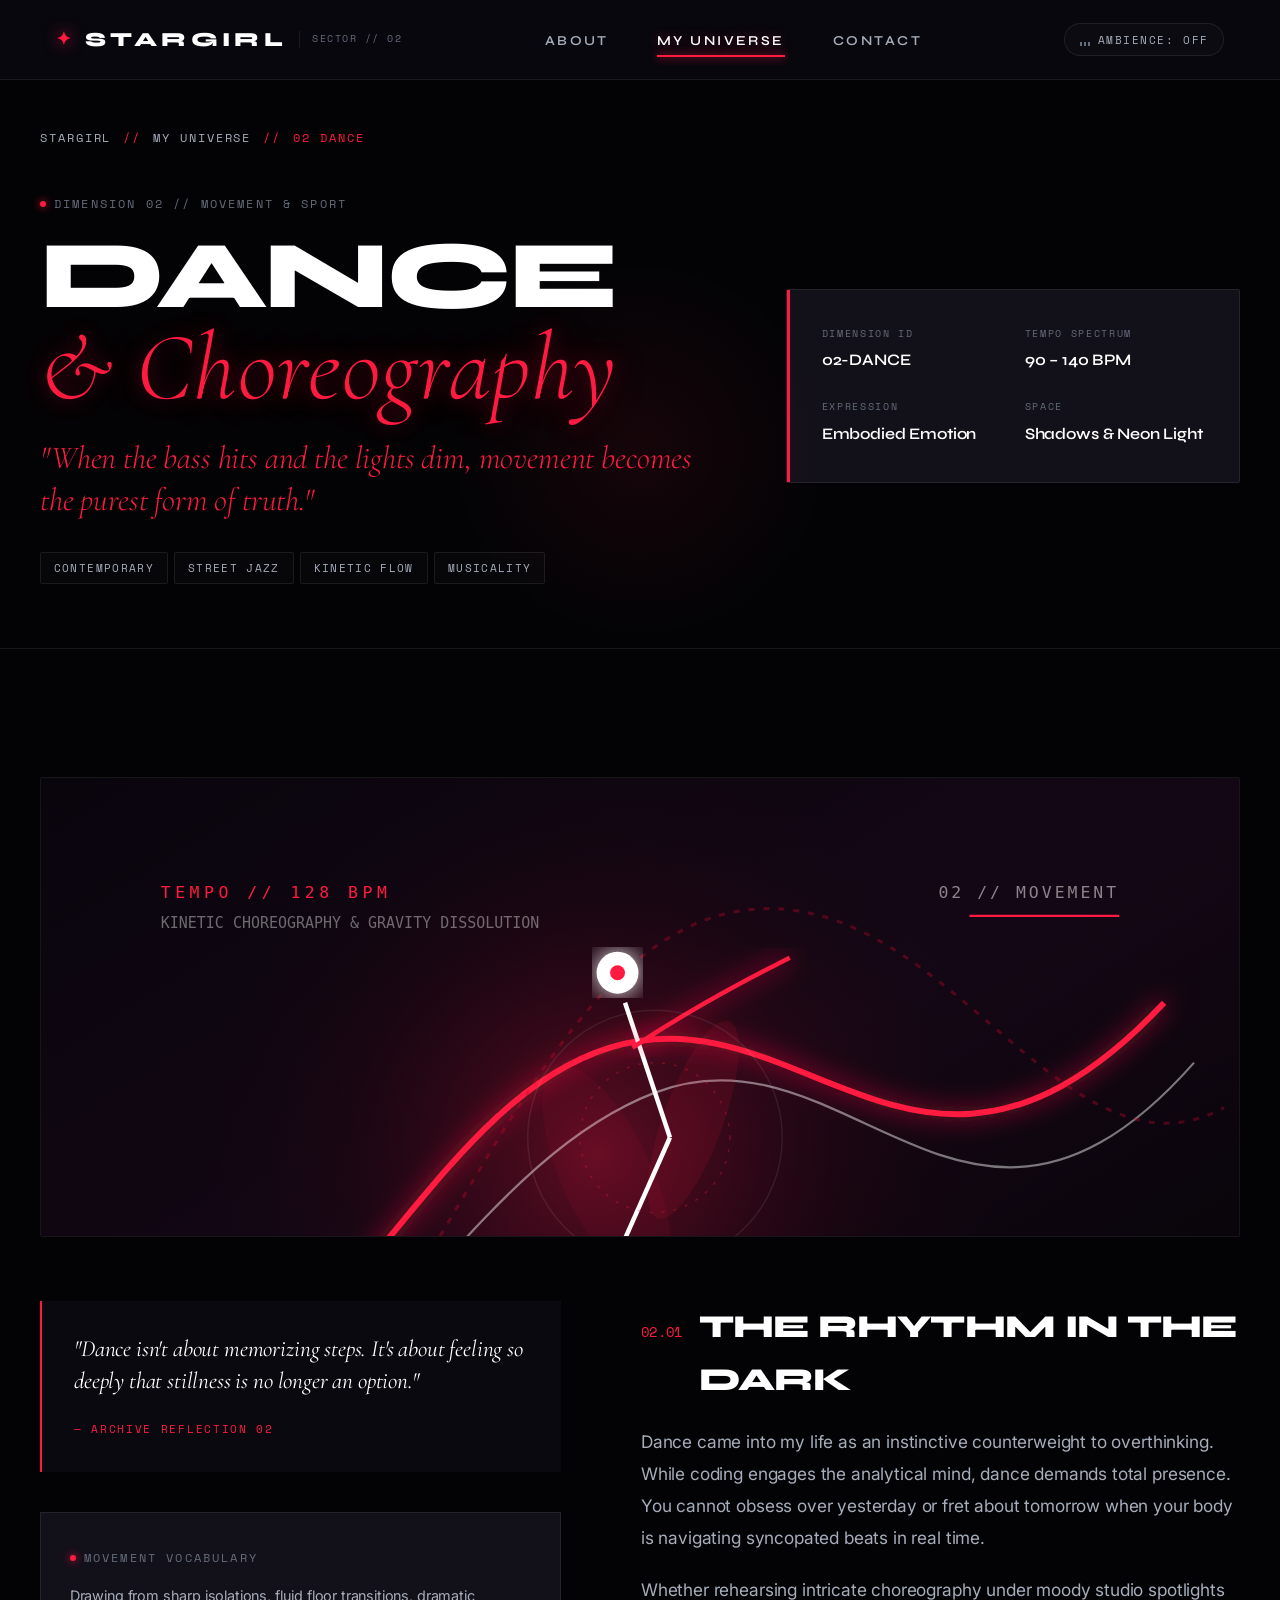
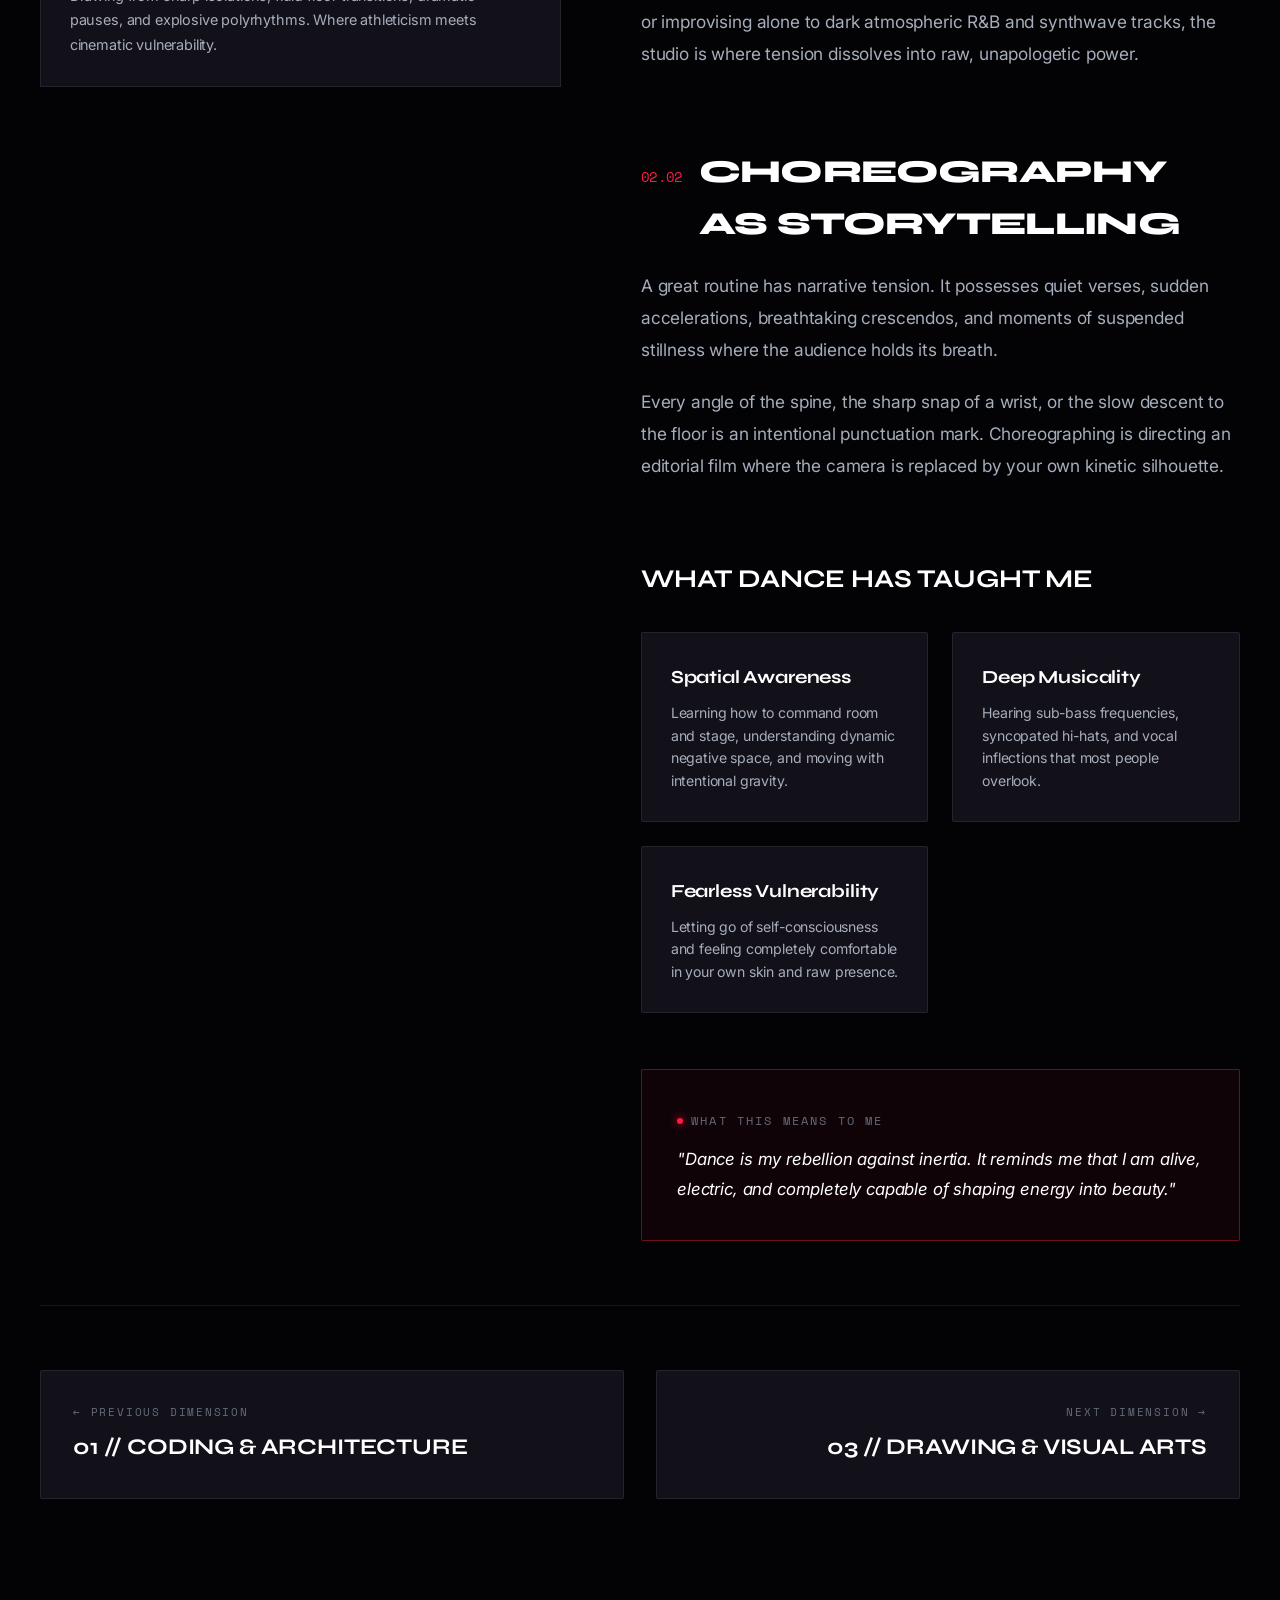
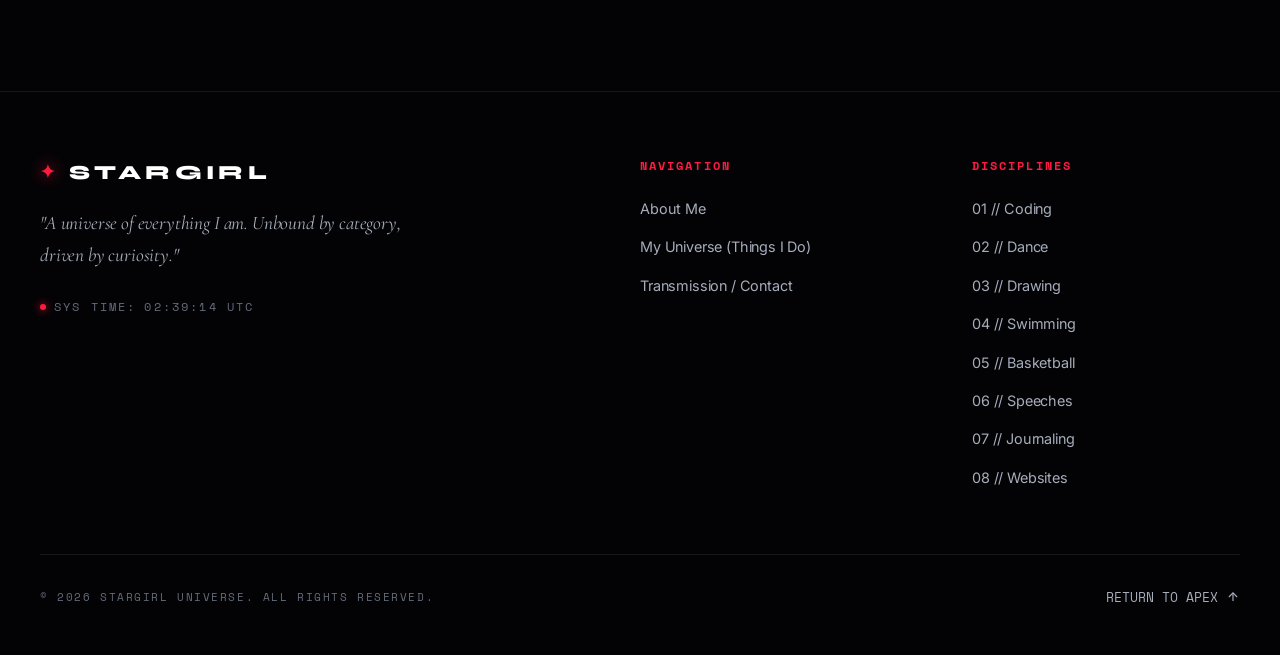
<file: dance.html>
<!DOCTYPE html>
<html lang="en">
<head>
  <meta charset="UTF-8">
  <meta name="viewport" content="width=device-width, initial-scale=1.0">
  <title>02 // DANCE & CHOREOGRAPHY — STARGIRL UNIVERSE</title>
  <meta name="description" content="Explore dance, movement vocabulary, rhythm, and embodied expression in the Stargirl Universe.">

  <!-- Google Fonts Preconnect -->
  <link rel="preconnect" href="https://fonts.googleapis.com">
  <link rel="preconnect" href="https://fonts.gstatic.com" crossorigin>
  <link href="https://fonts.googleapis.com/css2?family=Cormorant+Garamond:ital,wght@0,300;0,400;0,600;1,300;1,400;1,600&family=Inter:wght@300;400;500;600&family=Space+Grotesk:wght@400;500;700&family=Space+Mono:ital,wght@0,400;0,700;1,400&family=Syne:wght@700;800;900&display=swap" rel="stylesheet">

  <!-- Core Stylesheet -->
  <link rel="stylesheet" href="css/style.css">
</head>
<body class="page-detail">

  <canvas id="star-canvas"></canvas>
  <div class="film-grain"></div>
  <div class="nebula-orb orb-primary"></div>
  <div class="nebula-orb orb-secondary"></div>
  <div class="cursor-aura"></div>
  <div class="page-transition-curtain"></div>

  <!-- Navigation Bar -->
  <header class="site-nav">
    <div class="nav-brand">
      <a href="index.html" class="brand-logo" aria-label="Stargirl Home">
        <span class="brand-star">✦</span>
        <span>STARGIRL</span>
      </a>
      <span class="brand-badge">SECTOR // 02</span>
    </div>

    <nav aria-label="Primary Navigation">
      <ul class="nav-links">
        <li class="nav-item"><a href="index.html">ABOUT</a></li>
        <li class="nav-item active"><a href="things.html">MY UNIVERSE</a></li>
        <li class="nav-item"><a href="contact.html">CONTACT</a></li>
      </ul>
    </nav>

    <div class="nav-actions">
      <button class="nav-audio-btn" type="button" aria-label="Toggle celestial audio ambiance">
        <div class="audio-bars">
          <span class="audio-bar"></span>
          <span class="audio-bar"></span>
          <span class="audio-bar"></span>
        </div>
        <span class="audio-label">AMBIENCE: OFF</span>
      </button>

      <button class="mobile-nav-toggle" aria-label="Toggle navigation menu" type="button">
        <span></span>
        <span></span>
        <span></span>
      </button>
    </div>
  </header>

  <div class="mobile-drawer" aria-hidden="true">
    <ul class="mobile-drawer-links">
      <li><a href="index.html"><span class="num">01 //</span> ABOUT ME</a></li>
      <li><a href="things.html"><span class="num">02 //</span> MY UNIVERSE</a></li>
      <li><a href="contact.html"><span class="num">03 //</span> CONTACT</a></li>
    </ul>
  </div>

  <main id="main-content">
    <section class="activity-hero">
      <div class="container">
        
        <div class="breadcrumb-trail">
          <a href="index.html">STARGIRL</a>
          <span class="breadcrumb-sep">//</span>
          <a href="things.html">MY UNIVERSE</a>
          <span class="breadcrumb-sep">//</span>
          <span style="color: var(--crimson-core);">02 DANCE</span>
        </div>

        <div class="activity-hero-grid">
          <div>
            <span class="technical-label" style="margin-bottom: 1rem;">DIMENSION 02 // MOVEMENT &amp; SPORT</span>
            <h1 class="editorial-title activity-hero-title">
              DANCE <br>
              <span class="serif-italic crimson-glow-text">&amp; Choreography</span>
            </h1>
            <p class="activity-hero-subtitle">
              "When the bass hits and the lights dim, movement becomes the purest form of truth."
            </p>
            <div class="card-tags-list">
              <span class="editorial-tag">CONTEMPORARY</span>
              <span class="editorial-tag">STREET JAZZ</span>
              <span class="editorial-tag">KINETIC FLOW</span>
              <span class="editorial-tag">MUSICALITY</span>
            </div>
          </div>

          <div class="activity-specs-panel">
            <div class="specs-grid">
              <div class="spec-item">
                <span class="spec-label">DIMENSION ID</span>
                <span class="spec-val">02-DANCE</span>
              </div>
              <div class="spec-item">
                <span class="spec-label">TEMPO SPECTRUM</span>
                <span class="spec-val">90 – 140 BPM</span>
              </div>
              <div class="spec-item">
                <span class="spec-label">EXPRESSION</span>
                <span class="spec-val">Embodied Emotion</span>
              </div>
              <div class="spec-item">
                <span class="spec-label">SPACE</span>
                <span class="spec-val">Shadows &amp; Neon Light</span>
              </div>
            </div>
          </div>
        </div>

      </div>
    </section>

    <section class="activity-story-section">
      <div class="container">
        
        <div style="margin-bottom: 4rem; border: 1px solid var(--steel-border); border-radius: 2px; overflow: hidden; max-height: 460px;">
          <img src="assets/images/dance-visual.svg" alt="Kinetic Dance Energy" style="width: 100%; height: auto; display: block;">
        </div>

        <div class="story-layout">
          
          <aside class="story-sticky-sidebar">
            <div class="quote-editorial-box">
              <p>
                "Dance isn't about memorizing steps. It's about feeling so deeply that stillness is no longer an option."
              </p>
              <cite>— ARCHIVE REFLECTION 02</cite>
            </div>

            <div style="background: var(--bg-surface); padding: 1.8rem; border: 1px solid var(--steel-border);">
              <span class="technical-label" style="margin-bottom: 1rem;">MOVEMENT VOCABULARY</span>
              <p style="font-size: 0.9rem; color: var(--silver-medium); line-height: 1.7;">
                Drawing from sharp isolations, fluid floor transitions, dramatic pauses, and explosive polyrhythms. Where athleticism meets cinematic vulnerability.
              </p>
            </div>
          </aside>

          <div class="story-body">
            
            <article class="story-block">
              <h3><span class="idx">02.01</span> THE RHYTHM IN THE DARK</h3>
              <p>
                Dance came into my life as an instinctive counterweight to overthinking. While coding engages the analytical mind, dance demands total presence. You cannot obsess over yesterday or fret about tomorrow when your body is navigating syncopated beats in real time.
              </p>
              <p>
                Whether rehearsing intricate choreography under moody studio spotlights or improvising alone to dark atmospheric R&amp;B and synthwave tracks, the studio is where tension dissolves into raw, unapologetic power.
              </p>
            </article>

            <article class="story-block">
              <h3><span class="idx">02.02</span> CHOREOGRAPHY AS STORYTELLING</h3>
              <p>
                A great routine has narrative tension. It possesses quiet verses, sudden accelerations, breathtaking crescendos, and moments of suspended stillness where the audience holds its breath.
              </p>
              <p>
                Every angle of the spine, the sharp snap of a wrist, or the slow descent to the floor is an intentional punctuation mark. Choreographing is directing an editorial film where the camera is replaced by your own kinetic silhouette.
              </p>
            </article>

            <div>
              <h3 style="font-family: var(--font-display); font-size: 1.6rem; color: #ffffff; margin-bottom: 1.5rem;">
                WHAT DANCE HAS TAUGHT ME
              </h3>
              <div class="detail-highlights-grid">
                <div class="highlight-box">
                  <h4 class="highlight-box-title">Spatial Awareness</h4>
                  <p class="highlight-box-desc">
                    Learning how to command room and stage, understanding dynamic negative space, and moving with intentional gravity.
                  </p>
                </div>
                <div class="highlight-box">
                  <h4 class="highlight-box-title">Deep Musicality</h4>
                  <p class="highlight-box-desc">
                    Hearing sub-bass frequencies, syncopated hi-hats, and vocal inflections that most people overlook.
                  </p>
                </div>
                <div class="highlight-box">
                  <h4 class="highlight-box-title">Fearless Vulnerability</h4>
                  <p class="highlight-box-desc">
                    Letting go of self-consciousness and feeling completely comfortable in your own skin and raw presence.
                  </p>
                </div>
              </div>
            </div>

            <div style="background: rgba(255, 26, 64, 0.05); border: 1px solid var(--steel-border-hover); padding: 2.2rem; border-radius: 2px;">
              <span class="technical-label" style="margin-bottom: 0.8rem;">WHAT THIS MEANS TO ME</span>
              <p style="color: var(--chrome-bright); font-size: 1.05rem; font-style: italic; line-height: 1.8;">
                "Dance is my rebellion against inertia. It reminds me that I am alive, electric, and completely capable of shaping energy into beauty."
              </p>
            </div>

          </div>

        </div>

        <nav class="activity-pagination-bar" aria-label="Activity Navigation">
          <div class="pagination-grid">
            <a href="coding.html" class="pagination-card prev">
              <span class="pagination-sub">&larr; PREVIOUS DIMENSION</span>
              <span class="pagination-title">01 // CODING &amp; ARCHITECTURE</span>
            </a>
            <a href="drawing.html" class="pagination-card next">
              <span class="pagination-sub">NEXT DIMENSION &rarr;</span>
              <span class="pagination-title">03 // DRAWING &amp; VISUAL ARTS</span>
            </a>
          </div>
        </nav>

      </div>
    </section>
  </main>

  <!-- Global Footer -->
  <footer class="site-footer">
    <div class="container">
      <div class="footer-grid">
        <div class="footer-brand-col">
          <div class="nav-brand">
            <a href="index.html" class="brand-logo">
              <span class="brand-star">✦</span>
              <span>STARGIRL</span>
            </a>
          </div>
          <p class="footer-tagline">
            "A universe of everything I am. Unbound by category, driven by curiosity."
          </p>
          <div class="system-time-wrapper">
            <span class="technical-label">SYS TIME: <span class="system-clock-time">00:00:00 UTC</span></span>
          </div>
        </div>

        <div>
          <h4 class="footer-col-title">NAVIGATION</h4>
          <ul class="footer-nav-list">
            <li><a href="index.html">About Me</a></li>
            <li><a href="things.html">My Universe (Things I Do)</a></li>
            <li><a href="contact.html">Transmission / Contact</a></li>
          </ul>
        </div>

        <div>
          <h4 class="footer-col-title">DISCIPLINES</h4>
          <ul class="footer-nav-list">
            <li><a href="coding.html">01 // Coding</a></li>
            <li><a href="dance.html">02 // Dance</a></li>
            <li><a href="drawing.html">03 // Drawing</a></li>
            <li><a href="swimming.html">04 // Swimming</a></li>
            <li><a href="basketball.html">05 // Basketball</a></li>
            <li><a href="speeches.html">06 // Speeches</a></li>
            <li><a href="journaling.html">07 // Journaling</a></li>
            <li><a href="websites.html">08 // Websites</a></li>
          </ul>
        </div>
      </div>

      <div class="footer-bottom-bar">
        <span>&copy; 2026 STARGIRL UNIVERSE. ALL RIGHTS RESERVED.</span>
        <button type="button" class="back-to-top-btn" aria-label="Back to top of page">
          <span>RETURN TO APEX</span>
          <svg width="14" height="14" viewBox="0 0 24 24" fill="none" stroke="currentColor" stroke-width="2">
            <line x1="12" y1="19" x2="12" y2="5"></line>
            <polyline points="5 12 12 5 19 12"></polyline>
          </svg>
        </button>
      </div>
    </div>
  </footer>

  <script src="js/script.js"></script>
</body>
</html>
</file>
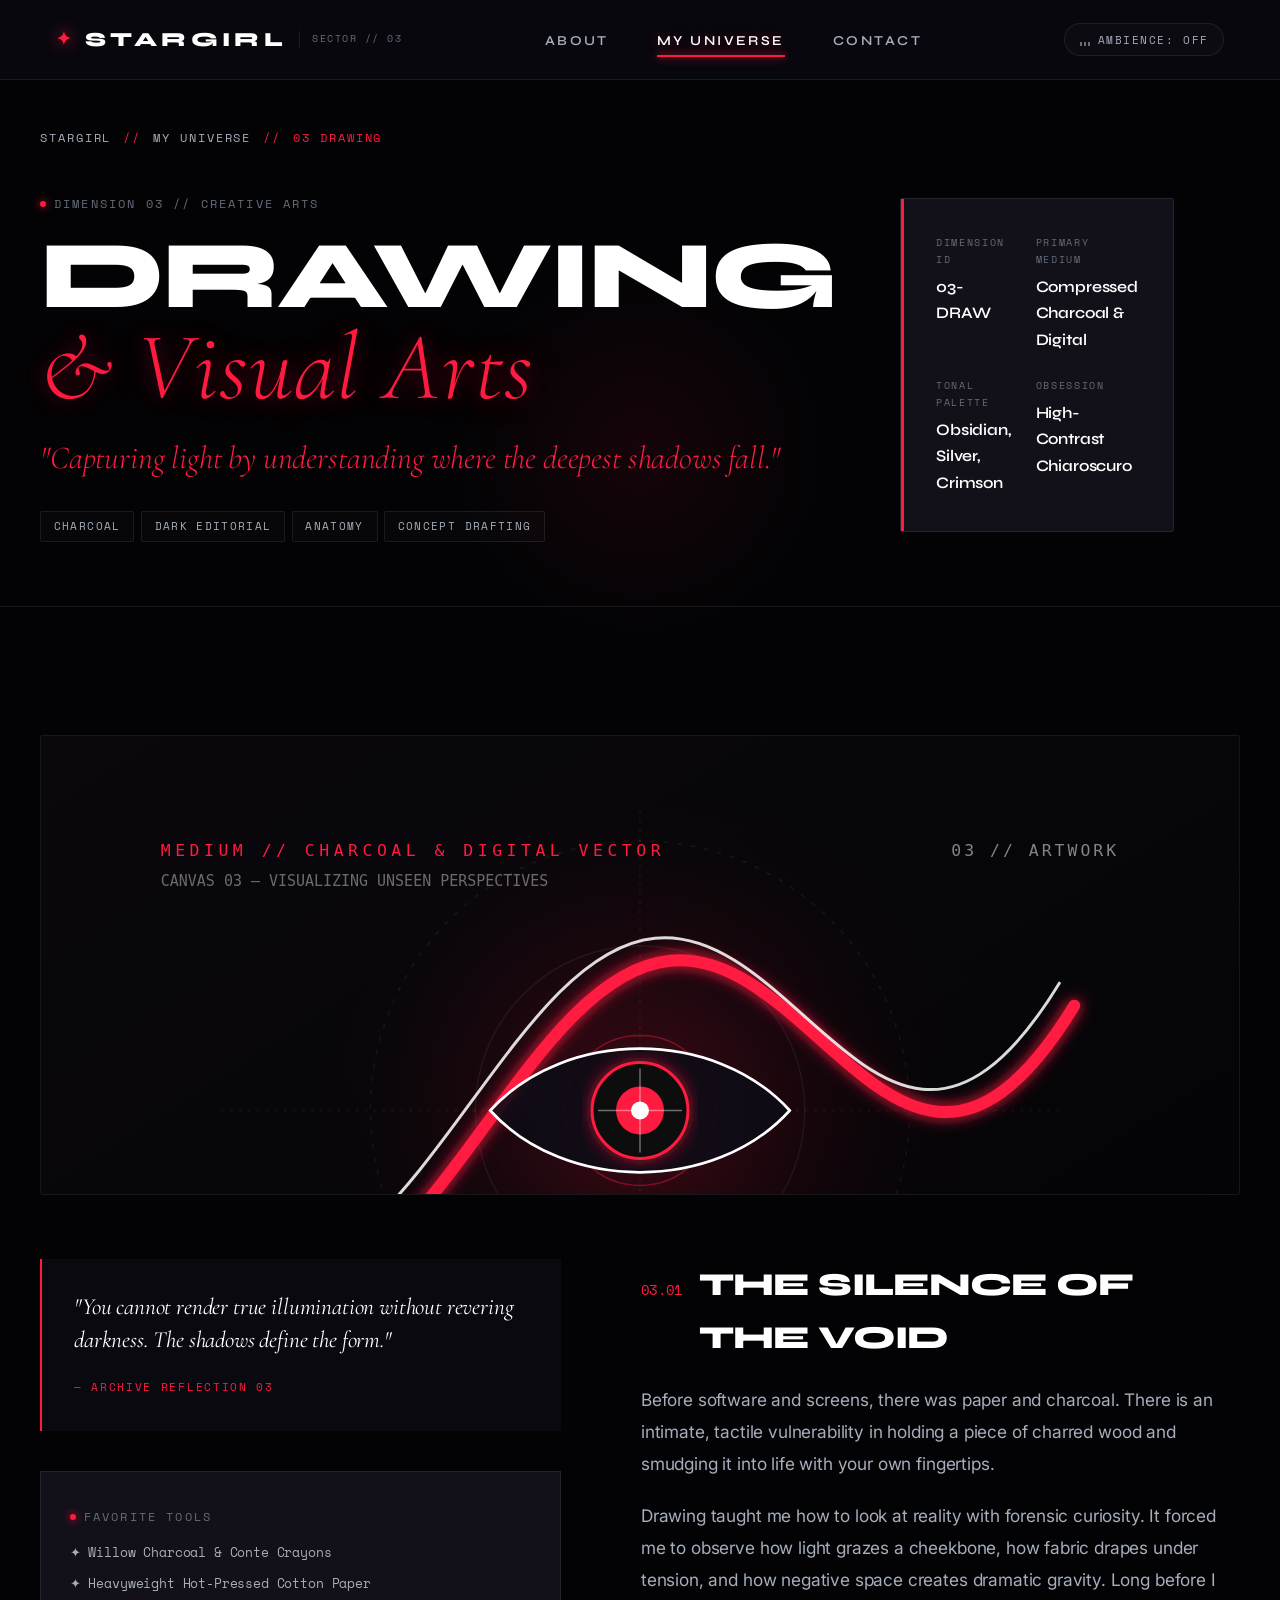
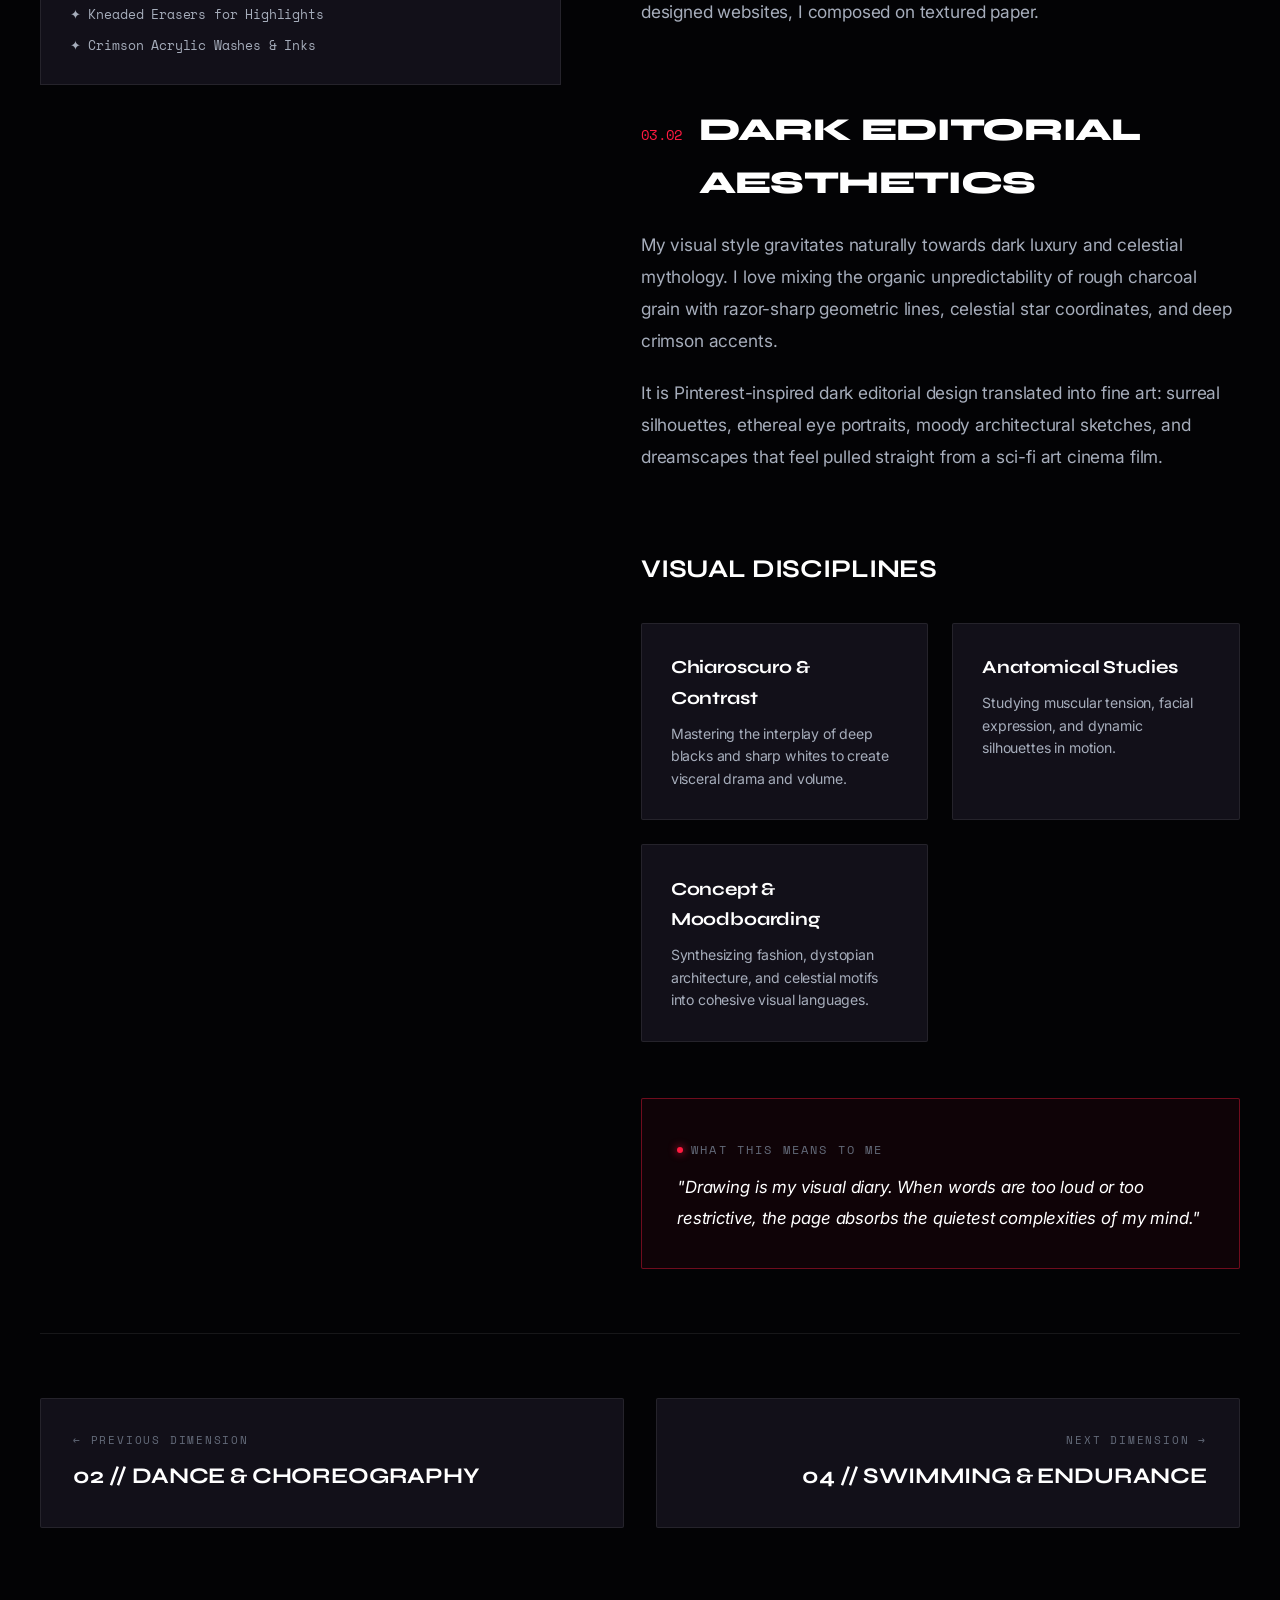
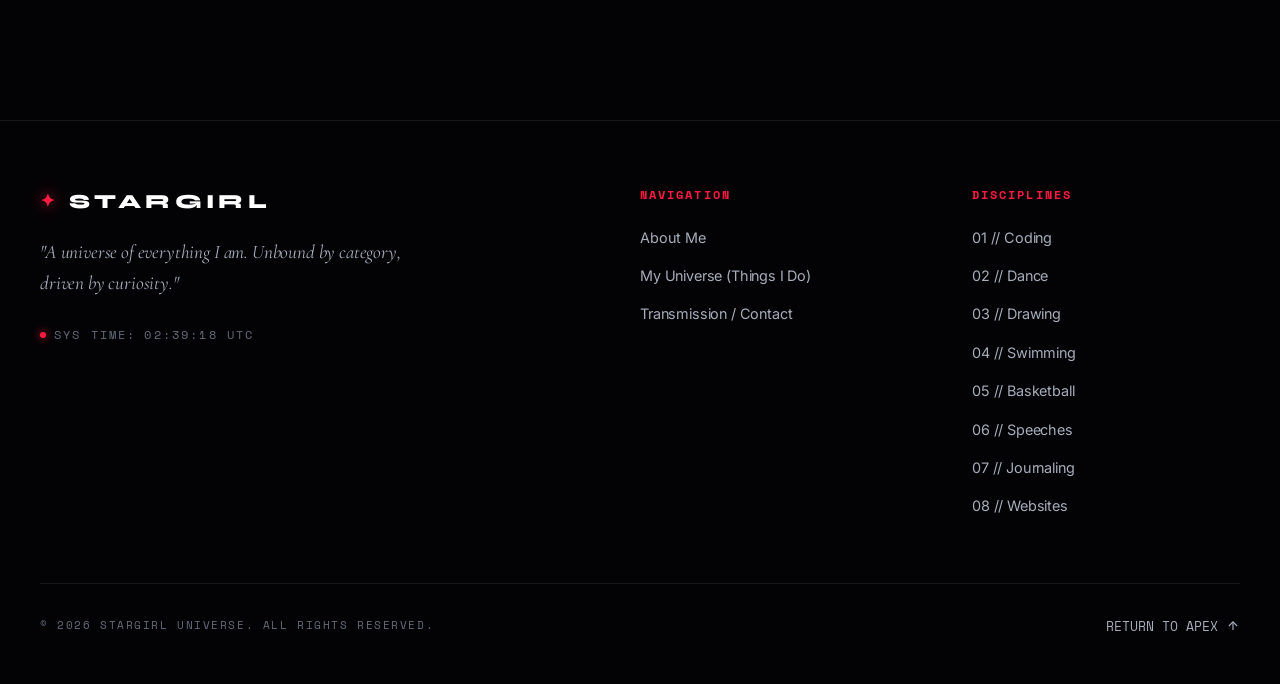
<file: drawing.html>
<!DOCTYPE html>
<html lang="en">
<head>
  <meta charset="UTF-8">
  <meta name="viewport" content="width=device-width, initial-scale=1.0">
  <title>03 // DRAWING & VISUAL ARTS — STARGIRL UNIVERSE</title>
  <meta name="description" content="Charcoal realism, celestial concept sketches, and visual arts in the Stargirl Universe.">

  <!-- Google Fonts Preconnect -->
  <link rel="preconnect" href="https://fonts.googleapis.com">
  <link rel="preconnect" href="https://fonts.gstatic.com" crossorigin>
  <link href="https://fonts.googleapis.com/css2?family=Cormorant+Garamond:ital,wght@0,300;0,400;0,600;1,300;1,400;1,600&family=Inter:wght@300;400;500;600&family=Space+Grotesk:wght@400;500;700&family=Space+Mono:ital,wght@0,400;0,700;1,400&family=Syne:wght@700;800;900&display=swap" rel="stylesheet">

  <!-- Core Stylesheet -->
  <link rel="stylesheet" href="css/style.css">
</head>
<body class="page-detail">

  <canvas id="star-canvas"></canvas>
  <div class="film-grain"></div>
  <div class="nebula-orb orb-primary"></div>
  <div class="nebula-orb orb-secondary"></div>
  <div class="cursor-aura"></div>
  <div class="page-transition-curtain"></div>

  <!-- Navigation Bar -->
  <header class="site-nav">
    <div class="nav-brand">
      <a href="index.html" class="brand-logo" aria-label="Stargirl Home">
        <span class="brand-star">✦</span>
        <span>STARGIRL</span>
      </a>
      <span class="brand-badge">SECTOR // 03</span>
    </div>

    <nav aria-label="Primary Navigation">
      <ul class="nav-links">
        <li class="nav-item"><a href="index.html">ABOUT</a></li>
        <li class="nav-item active"><a href="things.html">MY UNIVERSE</a></li>
        <li class="nav-item"><a href="contact.html">CONTACT</a></li>
      </ul>
    </nav>

    <div class="nav-actions">
      <button class="nav-audio-btn" type="button" aria-label="Toggle celestial audio ambiance">
        <div class="audio-bars">
          <span class="audio-bar"></span>
          <span class="audio-bar"></span>
          <span class="audio-bar"></span>
        </div>
        <span class="audio-label">AMBIENCE: OFF</span>
      </button>

      <button class="mobile-nav-toggle" aria-label="Toggle navigation menu" type="button">
        <span></span>
        <span></span>
        <span></span>
      </button>
    </div>
  </header>

  <div class="mobile-drawer" aria-hidden="true">
    <ul class="mobile-drawer-links">
      <li><a href="index.html"><span class="num">01 //</span> ABOUT ME</a></li>
      <li><a href="things.html"><span class="num">02 //</span> MY UNIVERSE</a></li>
      <li><a href="contact.html"><span class="num">03 //</span> CONTACT</a></li>
    </ul>
  </div>

  <main id="main-content">
    <section class="activity-hero">
      <div class="container">
        
        <div class="breadcrumb-trail">
          <a href="index.html">STARGIRL</a>
          <span class="breadcrumb-sep">//</span>
          <a href="things.html">MY UNIVERSE</a>
          <span class="breadcrumb-sep">//</span>
          <span style="color: var(--crimson-core);">03 DRAWING</span>
        </div>

        <div class="activity-hero-grid">
          <div>
            <span class="technical-label" style="margin-bottom: 1rem;">DIMENSION 03 // CREATIVE ARTS</span>
            <h1 class="editorial-title activity-hero-title">
              DRAWING <br>
              <span class="serif-italic crimson-glow-text">&amp; Visual Arts</span>
            </h1>
            <p class="activity-hero-subtitle">
              "Capturing light by understanding where the deepest shadows fall."
            </p>
            <div class="card-tags-list">
              <span class="editorial-tag">CHARCOAL</span>
              <span class="editorial-tag">DARK EDITORIAL</span>
              <span class="editorial-tag">ANATOMY</span>
              <span class="editorial-tag">CONCEPT DRAFTING</span>
            </div>
          </div>

          <div class="activity-specs-panel">
            <div class="specs-grid">
              <div class="spec-item">
                <span class="spec-label">DIMENSION ID</span>
                <span class="spec-val">03-DRAW</span>
              </div>
              <div class="spec-item">
                <span class="spec-label">PRIMARY MEDIUM</span>
                <span class="spec-val">Compressed Charcoal &amp; Digital</span>
              </div>
              <div class="spec-item">
                <span class="spec-label">TONAL PALETTE</span>
                <span class="spec-val">Obsidian, Silver, Crimson</span>
              </div>
              <div class="spec-item">
                <span class="spec-label">OBSESSION</span>
                <span class="spec-val">High-Contrast Chiaroscuro</span>
              </div>
            </div>
          </div>
        </div>

      </div>
    </section>

    <section class="activity-story-section">
      <div class="container">
        
        <div style="margin-bottom: 4rem; border: 1px solid var(--steel-border); border-radius: 2px; overflow: hidden; max-height: 460px;">
          <img src="assets/images/drawing-visual.svg" alt="Visual Arts & Charcoal" style="width: 100%; height: auto; display: block;">
        </div>

        <div class="story-layout">
          
          <aside class="story-sticky-sidebar">
            <div class="quote-editorial-box">
              <p>
                "You cannot render true illumination without revering darkness. The shadows define the form."
              </p>
              <cite>— ARCHIVE REFLECTION 03</cite>
            </div>

            <div style="background: var(--bg-surface); padding: 1.8rem; border: 1px solid var(--steel-border);">
              <span class="technical-label" style="margin-bottom: 1rem;">FAVORITE TOOLS</span>
              <ul style="list-style: none; display: flex; flex-direction: column; gap: 0.6rem; font-family: var(--font-mono); font-size: 0.8rem; color: var(--silver-medium);">
                <li>✦ Willow Charcoal &amp; Conte Crayons</li>
                <li>✦ Heavyweight Hot-Pressed Cotton Paper</li>
                <li>✦ Kneaded Erasers for Highlights</li>
                <li>✦ Crimson Acrylic Washes &amp; Inks</li>
              </ul>
            </div>
          </aside>

          <div class="story-body">
            
            <article class="story-block">
              <h3><span class="idx">03.01</span> THE SILENCE OF THE VOID</h3>
              <p>
                Before software and screens, there was paper and charcoal. There is an intimate, tactile vulnerability in holding a piece of charred wood and smudging it into life with your own fingertips.
              </p>
              <p>
                Drawing taught me how to look at reality with forensic curiosity. It forced me to observe how light grazes a cheekbone, how fabric drapes under tension, and how negative space creates dramatic gravity. Long before I designed websites, I composed on textured paper.
              </p>
            </article>

            <article class="story-block">
              <h3><span class="idx">03.02</span> DARK EDITORIAL AESTHETICS</h3>
              <p>
                My visual style gravitates naturally towards dark luxury and celestial mythology. I love mixing the organic unpredictability of rough charcoal grain with razor-sharp geometric lines, celestial star coordinates, and deep crimson accents.
              </p>
              <p>
                It is Pinterest-inspired dark editorial design translated into fine art: surreal silhouettes, ethereal eye portraits, moody architectural sketches, and dreamscapes that feel pulled straight from a sci-fi art cinema film.
              </p>
            </article>

            <div>
              <h3 style="font-family: var(--font-display); font-size: 1.6rem; color: #ffffff; margin-bottom: 1.5rem;">
                VISUAL DISCIPLINES
              </h3>
              <div class="detail-highlights-grid">
                <div class="highlight-box">
                  <h4 class="highlight-box-title">Chiaroscuro &amp; Contrast</h4>
                  <p class="highlight-box-desc">
                    Mastering the interplay of deep blacks and sharp whites to create visceral drama and volume.
                  </p>
                </div>
                <div class="highlight-box">
                  <h4 class="highlight-box-title">Anatomical Studies</h4>
                  <p class="highlight-box-desc">
                    Studying muscular tension, facial expression, and dynamic silhouettes in motion.
                  </p>
                </div>
                <div class="highlight-box">
                  <h4 class="highlight-box-title">Concept &amp; Moodboarding</h4>
                  <p class="highlight-box-desc">
                    Synthesizing fashion, dystopian architecture, and celestial motifs into cohesive visual languages.
                  </p>
                </div>
              </div>
            </div>

            <div style="background: rgba(255, 26, 64, 0.05); border: 1px solid var(--steel-border-hover); padding: 2.2rem; border-radius: 2px;">
              <span class="technical-label" style="margin-bottom: 0.8rem;">WHAT THIS MEANS TO ME</span>
              <p style="color: var(--chrome-bright); font-size: 1.05rem; font-style: italic; line-height: 1.8;">
                "Drawing is my visual diary. When words are too loud or too restrictive, the page absorbs the quietest complexities of my mind."
              </p>
            </div>

          </div>

        </div>

        <nav class="activity-pagination-bar" aria-label="Activity Navigation">
          <div class="pagination-grid">
            <a href="dance.html" class="pagination-card prev">
              <span class="pagination-sub">&larr; PREVIOUS DIMENSION</span>
              <span class="pagination-title">02 // DANCE &amp; CHOREOGRAPHY</span>
            </a>
            <a href="swimming.html" class="pagination-card next">
              <span class="pagination-sub">NEXT DIMENSION &rarr;</span>
              <span class="pagination-title">04 // SWIMMING &amp; ENDURANCE</span>
            </a>
          </div>
        </nav>

      </div>
    </section>
  </main>

  <!-- Global Footer -->
  <footer class="site-footer">
    <div class="container">
      <div class="footer-grid">
        <div class="footer-brand-col">
          <div class="nav-brand">
            <a href="index.html" class="brand-logo">
              <span class="brand-star">✦</span>
              <span>STARGIRL</span>
            </a>
          </div>
          <p class="footer-tagline">
            "A universe of everything I am. Unbound by category, driven by curiosity."
          </p>
          <div class="system-time-wrapper">
            <span class="technical-label">SYS TIME: <span class="system-clock-time">00:00:00 UTC</span></span>
          </div>
        </div>

        <div>
          <h4 class="footer-col-title">NAVIGATION</h4>
          <ul class="footer-nav-list">
            <li><a href="index.html">About Me</a></li>
            <li><a href="things.html">My Universe (Things I Do)</a></li>
            <li><a href="contact.html">Transmission / Contact</a></li>
          </ul>
        </div>

        <div>
          <h4 class="footer-col-title">DISCIPLINES</h4>
          <ul class="footer-nav-list">
            <li><a href="coding.html">01 // Coding</a></li>
            <li><a href="dance.html">02 // Dance</a></li>
            <li><a href="drawing.html">03 // Drawing</a></li>
            <li><a href="swimming.html">04 // Swimming</a></li>
            <li><a href="basketball.html">05 // Basketball</a></li>
            <li><a href="speeches.html">06 // Speeches</a></li>
            <li><a href="journaling.html">07 // Journaling</a></li>
            <li><a href="websites.html">08 // Websites</a></li>
          </ul>
        </div>
      </div>

      <div class="footer-bottom-bar">
        <span>&copy; 2026 STARGIRL UNIVERSE. ALL RIGHTS RESERVED.</span>
        <button type="button" class="back-to-top-btn" aria-label="Back to top of page">
          <span>RETURN TO APEX</span>
          <svg width="14" height="14" viewBox="0 0 24 24" fill="none" stroke="currentColor" stroke-width="2">
            <line x1="12" y1="19" x2="12" y2="5"></line>
            <polyline points="5 12 12 5 19 12"></polyline>
          </svg>
        </button>
      </div>
    </div>
  </footer>

  <script src="js/script.js"></script>
</body>
</html>
</file>
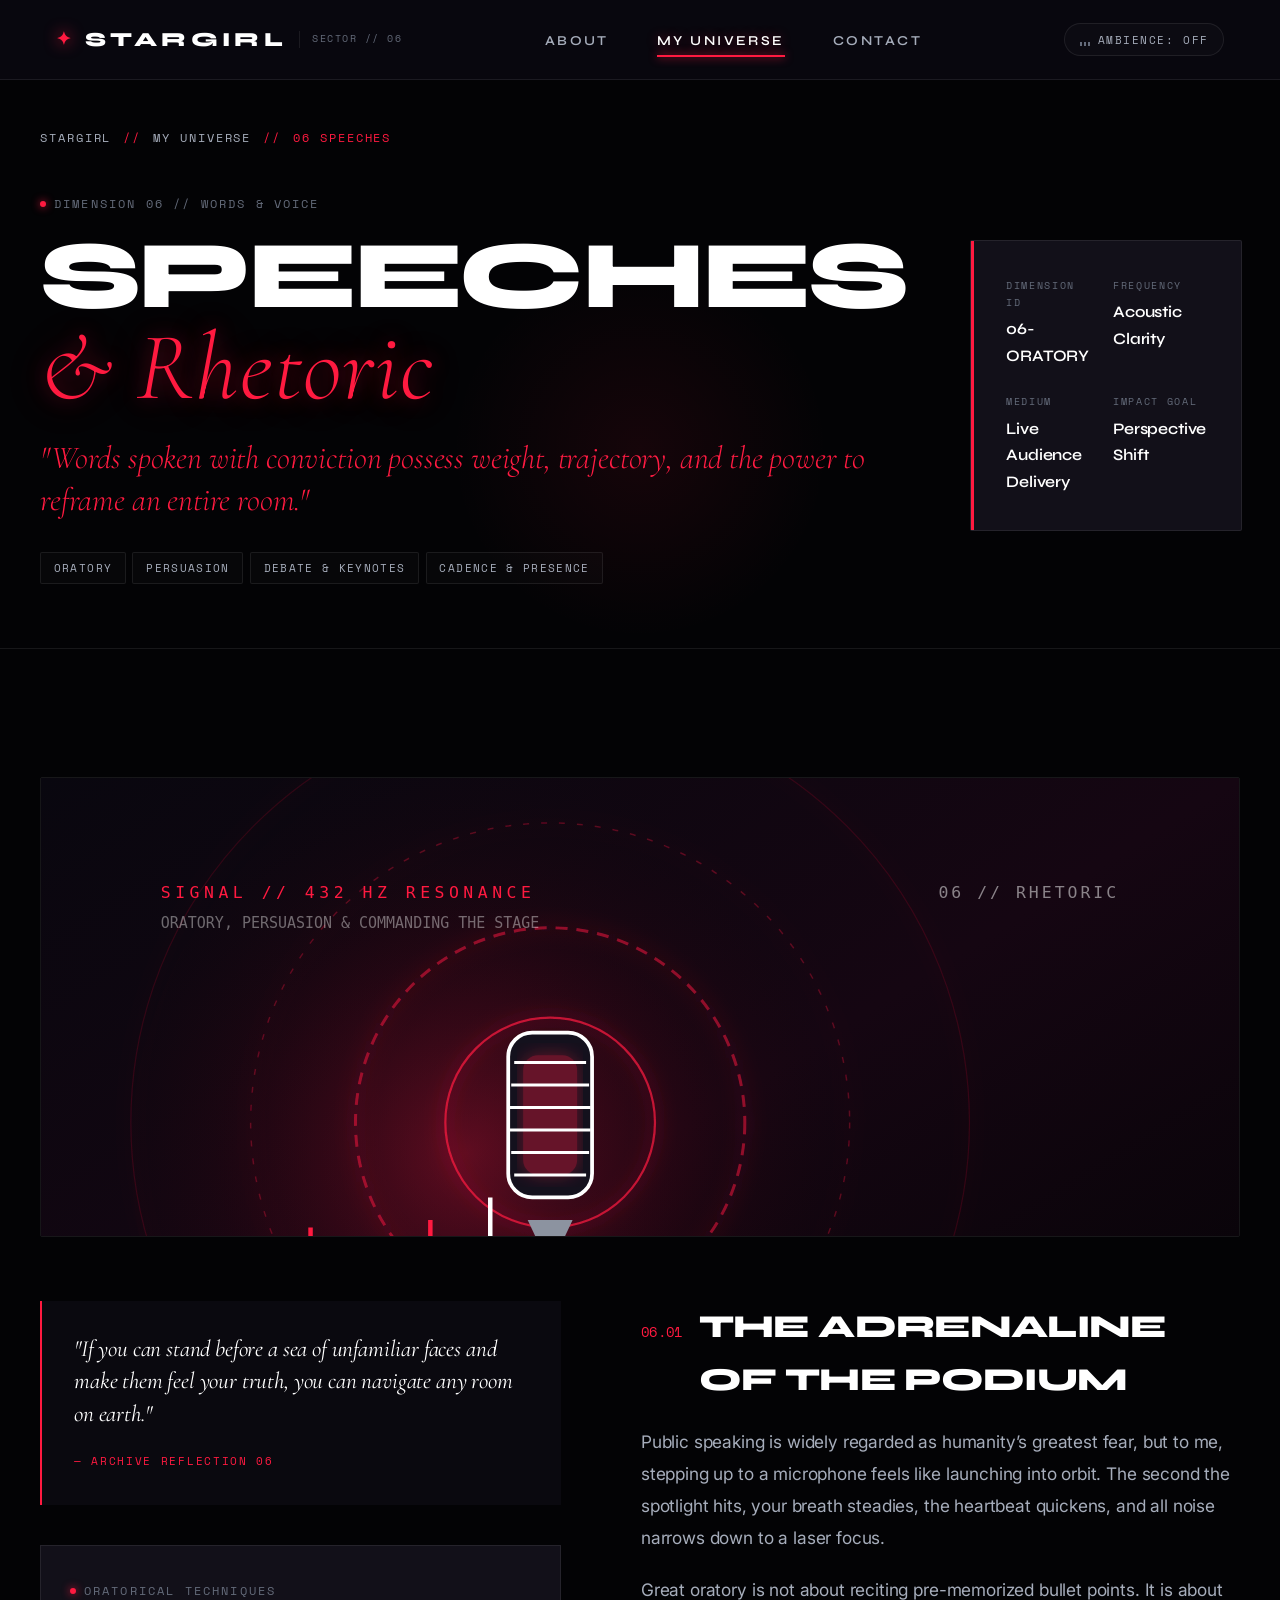
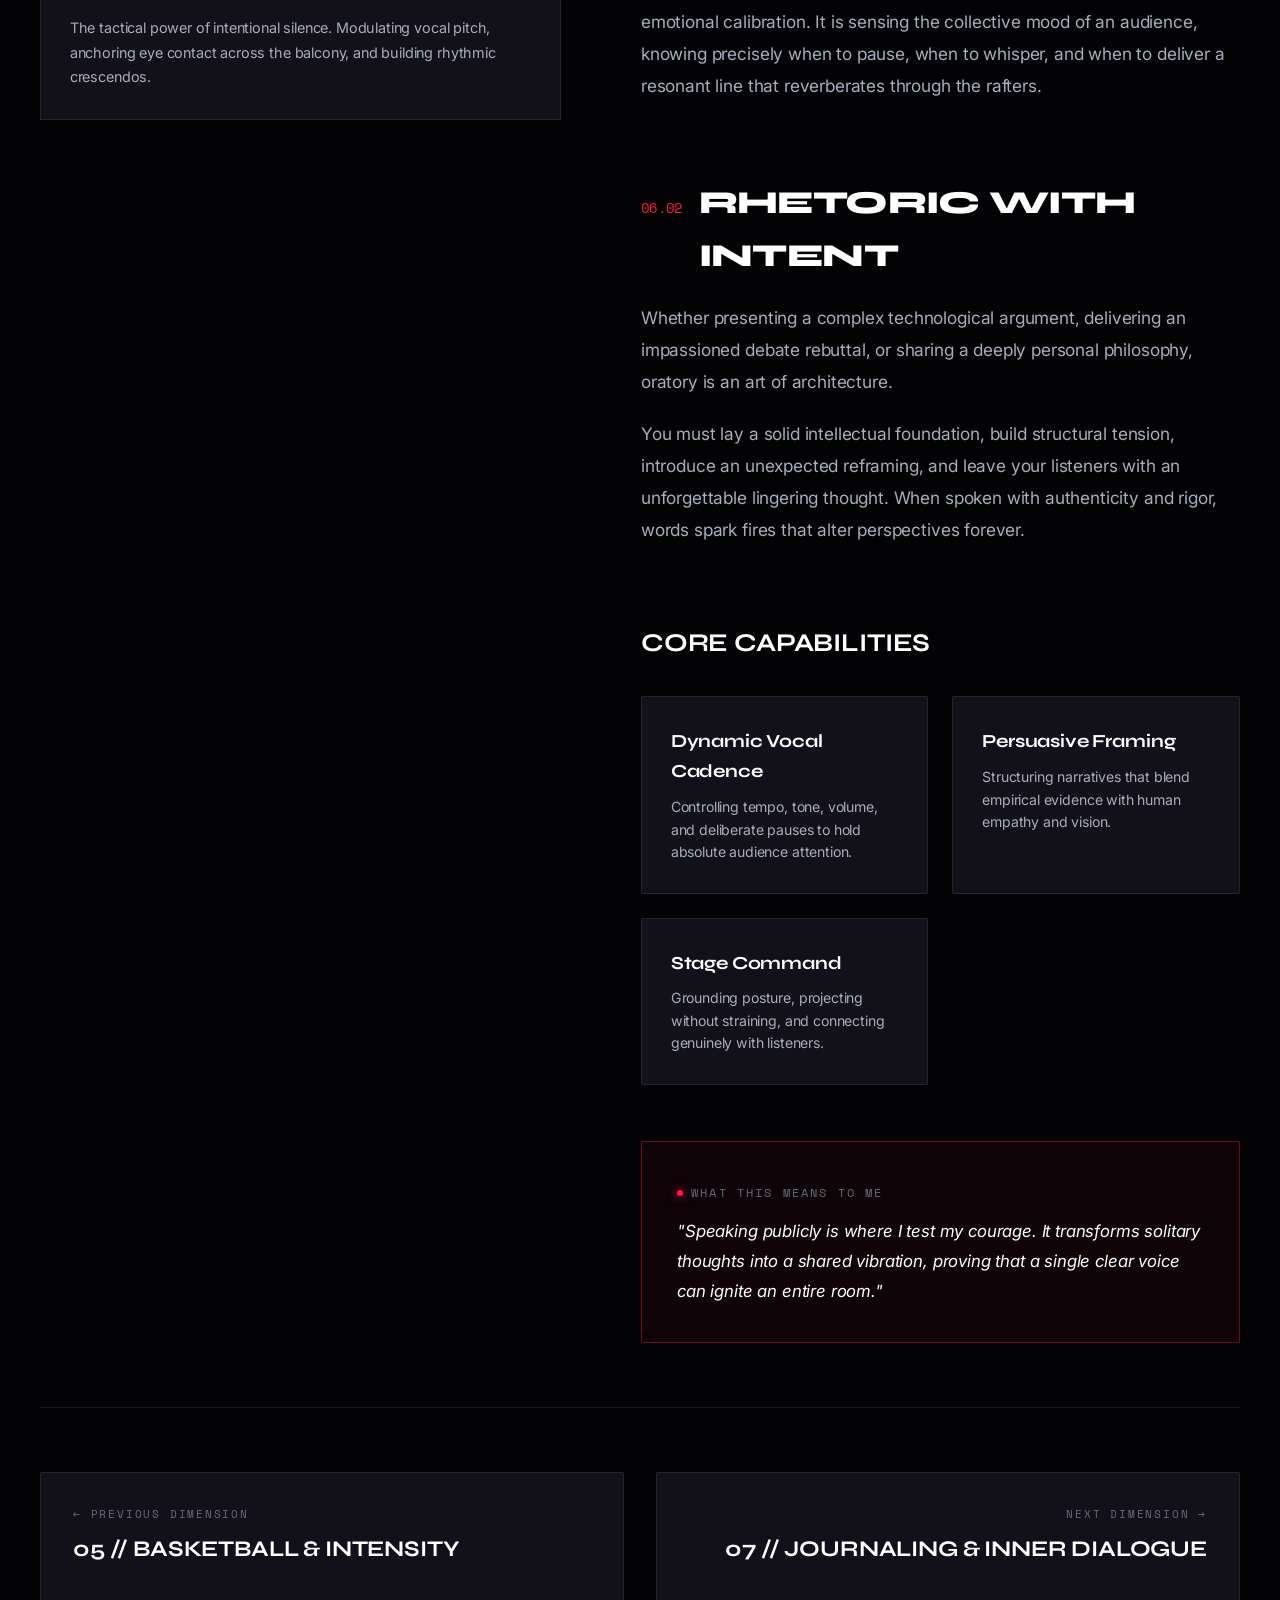
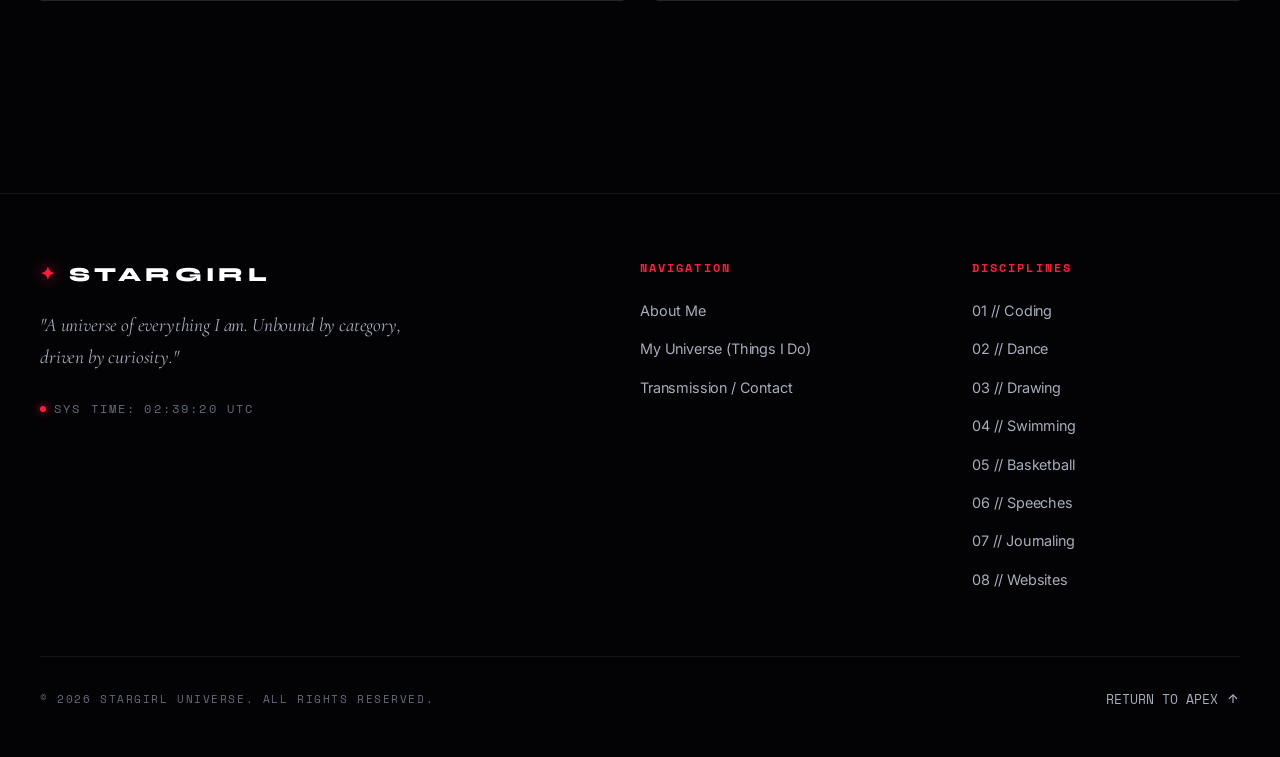
<file: speeches.html>
<!DOCTYPE html>
<html lang="en">
<head>
  <meta charset="UTF-8">
  <meta name="viewport" content="width=device-width, initial-scale=1.0">
  <title>06 // SPEECHES & RHETORIC — STARGIRL UNIVERSE</title>
  <meta name="description" content="Public speaking, rhetoric, persuasive storytelling, and commanding the room in the Stargirl Universe.">

  <!-- Google Fonts Preconnect -->
  <link rel="preconnect" href="https://fonts.googleapis.com">
  <link rel="preconnect" href="https://fonts.gstatic.com" crossorigin>
  <link href="https://fonts.googleapis.com/css2?family=Cormorant+Garamond:ital,wght@0,300;0,400;0,600;1,300;1,400;1,600&family=Inter:wght@300;400;500;600&family=Space+Grotesk:wght@400;500;700&family=Space+Mono:ital,wght@0,400;0,700;1,400&family=Syne:wght@700;800;900&display=swap" rel="stylesheet">

  <!-- Core Stylesheet -->
  <link rel="stylesheet" href="css/style.css">
</head>
<body class="page-detail">

  <canvas id="star-canvas"></canvas>
  <div class="film-grain"></div>
  <div class="nebula-orb orb-primary"></div>
  <div class="nebula-orb orb-secondary"></div>
  <div class="cursor-aura"></div>
  <div class="page-transition-curtain"></div>

  <!-- Navigation Bar -->
  <header class="site-nav">
    <div class="nav-brand">
      <a href="index.html" class="brand-logo" aria-label="Stargirl Home">
        <span class="brand-star">✦</span>
        <span>STARGIRL</span>
      </a>
      <span class="brand-badge">SECTOR // 06</span>
    </div>

    <nav aria-label="Primary Navigation">
      <ul class="nav-links">
        <li class="nav-item"><a href="index.html">ABOUT</a></li>
        <li class="nav-item active"><a href="things.html">MY UNIVERSE</a></li>
        <li class="nav-item"><a href="contact.html">CONTACT</a></li>
      </ul>
    </nav>

    <div class="nav-actions">
      <button class="nav-audio-btn" type="button" aria-label="Toggle celestial audio ambiance">
        <div class="audio-bars">
          <span class="audio-bar"></span>
          <span class="audio-bar"></span>
          <span class="audio-bar"></span>
        </div>
        <span class="audio-label">AMBIENCE: OFF</span>
      </button>

      <button class="mobile-nav-toggle" aria-label="Toggle navigation menu" type="button">
        <span></span>
        <span></span>
        <span></span>
      </button>
    </div>
  </header>

  <div class="mobile-drawer" aria-hidden="true">
    <ul class="mobile-drawer-links">
      <li><a href="index.html"><span class="num">01 //</span> ABOUT ME</a></li>
      <li><a href="things.html"><span class="num">02 //</span> MY UNIVERSE</a></li>
      <li><a href="contact.html"><span class="num">03 //</span> CONTACT</a></li>
    </ul>
  </div>

  <main id="main-content">
    <section class="activity-hero">
      <div class="container">
        
        <div class="breadcrumb-trail">
          <a href="index.html">STARGIRL</a>
          <span class="breadcrumb-sep">//</span>
          <a href="things.html">MY UNIVERSE</a>
          <span class="breadcrumb-sep">//</span>
          <span style="color: var(--crimson-core);">06 SPEECHES</span>
        </div>

        <div class="activity-hero-grid">
          <div>
            <span class="technical-label" style="margin-bottom: 1rem;">DIMENSION 06 // WORDS &amp; VOICE</span>
            <h1 class="editorial-title activity-hero-title">
              SPEECHES <br>
              <span class="serif-italic crimson-glow-text">&amp; Rhetoric</span>
            </h1>
            <p class="activity-hero-subtitle">
              "Words spoken with conviction possess weight, trajectory, and the power to reframe an entire room."
            </p>
            <div class="card-tags-list">
              <span class="editorial-tag">ORATORY</span>
              <span class="editorial-tag">PERSUASION</span>
              <span class="editorial-tag">DEBATE &amp; KEYNOTES</span>
              <span class="editorial-tag">CADENCE &amp; PRESENCE</span>
            </div>
          </div>

          <div class="activity-specs-panel">
            <div class="specs-grid">
              <div class="spec-item">
                <span class="spec-label">DIMENSION ID</span>
                <span class="spec-val">06-ORATORY</span>
              </div>
              <div class="spec-item">
                <span class="spec-label">FREQUENCY</span>
                <span class="spec-val">Acoustic Clarity</span>
              </div>
              <div class="spec-item">
                <span class="spec-label">MEDIUM</span>
                <span class="spec-val">Live Audience Delivery</span>
              </div>
              <div class="spec-item">
                <span class="spec-label">IMPACT GOAL</span>
                <span class="spec-val">Perspective Shift</span>
              </div>
            </div>
          </div>
        </div>

      </div>
    </section>

    <section class="activity-story-section">
      <div class="container">
        
        <div style="margin-bottom: 4rem; border: 1px solid var(--steel-border); border-radius: 2px; overflow: hidden; max-height: 460px;">
          <img src="assets/images/speeches-visual.svg" alt="Speeches & Public Speaking" style="width: 100%; height: auto; display: block;">
        </div>

        <div class="story-layout">
          
          <aside class="story-sticky-sidebar">
            <div class="quote-editorial-box">
              <p>
                "If you can stand before a sea of unfamiliar faces and make them feel your truth, you can navigate any room on earth."
              </p>
              <cite>— ARCHIVE REFLECTION 06</cite>
            </div>

            <div style="background: var(--bg-surface); padding: 1.8rem; border: 1px solid var(--steel-border);">
              <span class="technical-label" style="margin-bottom: 1rem;">ORATORICAL TECHNIQUES</span>
              <p style="font-size: 0.9rem; color: var(--silver-medium); line-height: 1.7;">
                The tactical power of intentional silence. Modulating vocal pitch, anchoring eye contact across the balcony, and building rhythmic crescendos.
              </p>
            </div>
          </aside>

          <div class="story-body">
            
            <article class="story-block">
              <h3><span class="idx">06.01</span> THE ADRENALINE OF THE PODIUM</h3>
              <p>
                Public speaking is widely regarded as humanity’s greatest fear, but to me, stepping up to a microphone feels like launching into orbit. The second the spotlight hits, your breath steadies, the heartbeat quickens, and all noise narrows down to a laser focus.
              </p>
              <p>
                Great oratory is not about reciting pre-memorized bullet points. It is about emotional calibration. It is sensing the collective mood of an audience, knowing precisely when to pause, when to whisper, and when to deliver a resonant line that reverberates through the rafters.
              </p>
            </article>

            <article class="story-block">
              <h3><span class="idx">06.02</span> RHETORIC WITH INTENT</h3>
              <p>
                Whether presenting a complex technological argument, delivering an impassioned debate rebuttal, or sharing a deeply personal philosophy, oratory is an art of architecture.
              </p>
              <p>
                You must lay a solid intellectual foundation, build structural tension, introduce an unexpected reframing, and leave your listeners with an unforgettable lingering thought. When spoken with authenticity and rigor, words spark fires that alter perspectives forever.
              </p>
            </article>

            <div>
              <h3 style="font-family: var(--font-display); font-size: 1.6rem; color: #ffffff; margin-bottom: 1.5rem;">
                CORE CAPABILITIES
              </h3>
              <div class="detail-highlights-grid">
                <div class="highlight-box">
                  <h4 class="highlight-box-title">Dynamic Vocal Cadence</h4>
                  <p class="highlight-box-desc">
                    Controlling tempo, tone, volume, and deliberate pauses to hold absolute audience attention.
                  </p>
                </div>
                <div class="highlight-box">
                  <h4 class="highlight-box-title">Persuasive Framing</h4>
                  <p class="highlight-box-desc">
                    Structuring narratives that blend empirical evidence with human empathy and vision.
                  </p>
                </div>
                <div class="highlight-box">
                  <h4 class="highlight-box-title">Stage Command</h4>
                  <p class="highlight-box-desc">
                    Grounding posture, projecting without straining, and connecting genuinely with listeners.
                  </p>
                </div>
              </div>
            </div>

            <div style="background: rgba(255, 26, 64, 0.05); border: 1px solid var(--steel-border-hover); padding: 2.2rem; border-radius: 2px;">
              <span class="technical-label" style="margin-bottom: 0.8rem;">WHAT THIS MEANS TO ME</span>
              <p style="color: var(--chrome-bright); font-size: 1.05rem; font-style: italic; line-height: 1.8;">
                "Speaking publicly is where I test my courage. It transforms solitary thoughts into a shared vibration, proving that a single clear voice can ignite an entire room."
              </p>
            </div>

          </div>

        </div>

        <nav class="activity-pagination-bar" aria-label="Activity Navigation">
          <div class="pagination-grid">
            <a href="basketball.html" class="pagination-card prev">
              <span class="pagination-sub">&larr; PREVIOUS DIMENSION</span>
              <span class="pagination-title">05 // BASKETBALL &amp; INTENSITY</span>
            </a>
            <a href="journaling.html" class="pagination-card next">
              <span class="pagination-sub">NEXT DIMENSION &rarr;</span>
              <span class="pagination-title">07 // JOURNALING &amp; INNER DIALOGUE</span>
            </a>
          </div>
        </nav>

      </div>
    </section>
  </main>

  <!-- Global Footer -->
  <footer class="site-footer">
    <div class="container">
      <div class="footer-grid">
        <div class="footer-brand-col">
          <div class="nav-brand">
            <a href="index.html" class="brand-logo">
              <span class="brand-star">✦</span>
              <span>STARGIRL</span>
            </a>
          </div>
          <p class="footer-tagline">
            "A universe of everything I am. Unbound by category, driven by curiosity."
          </p>
          <div class="system-time-wrapper">
            <span class="technical-label">SYS TIME: <span class="system-clock-time">00:00:00 UTC</span></span>
          </div>
        </div>

        <div>
          <h4 class="footer-col-title">NAVIGATION</h4>
          <ul class="footer-nav-list">
            <li><a href="index.html">About Me</a></li>
            <li><a href="things.html">My Universe (Things I Do)</a></li>
            <li><a href="contact.html">Transmission / Contact</a></li>
          </ul>
        </div>

        <div>
          <h4 class="footer-col-title">DISCIPLINES</h4>
          <ul class="footer-nav-list">
            <li><a href="coding.html">01 // Coding</a></li>
            <li><a href="dance.html">02 // Dance</a></li>
            <li><a href="drawing.html">03 // Drawing</a></li>
            <li><a href="swimming.html">04 // Swimming</a></li>
            <li><a href="basketball.html">05 // Basketball</a></li>
            <li><a href="speeches.html">06 // Speeches</a></li>
            <li><a href="journaling.html">07 // Journaling</a></li>
            <li><a href="websites.html">08 // Websites</a></li>
          </ul>
        </div>
      </div>

      <div class="footer-bottom-bar">
        <span>&copy; 2026 STARGIRL UNIVERSE. ALL RIGHTS RESERVED.</span>
        <button type="button" class="back-to-top-btn" aria-label="Back to top of page">
          <span>RETURN TO APEX</span>
          <svg width="14" height="14" viewBox="0 0 24 24" fill="none" stroke="currentColor" stroke-width="2">
            <line x1="12" y1="19" x2="12" y2="5"></line>
            <polyline points="5 12 12 5 19 12"></polyline>
          </svg>
        </button>
      </div>
    </div>
  </footer>

  <script src="js/script.js"></script>
</body>
</html>
</file>
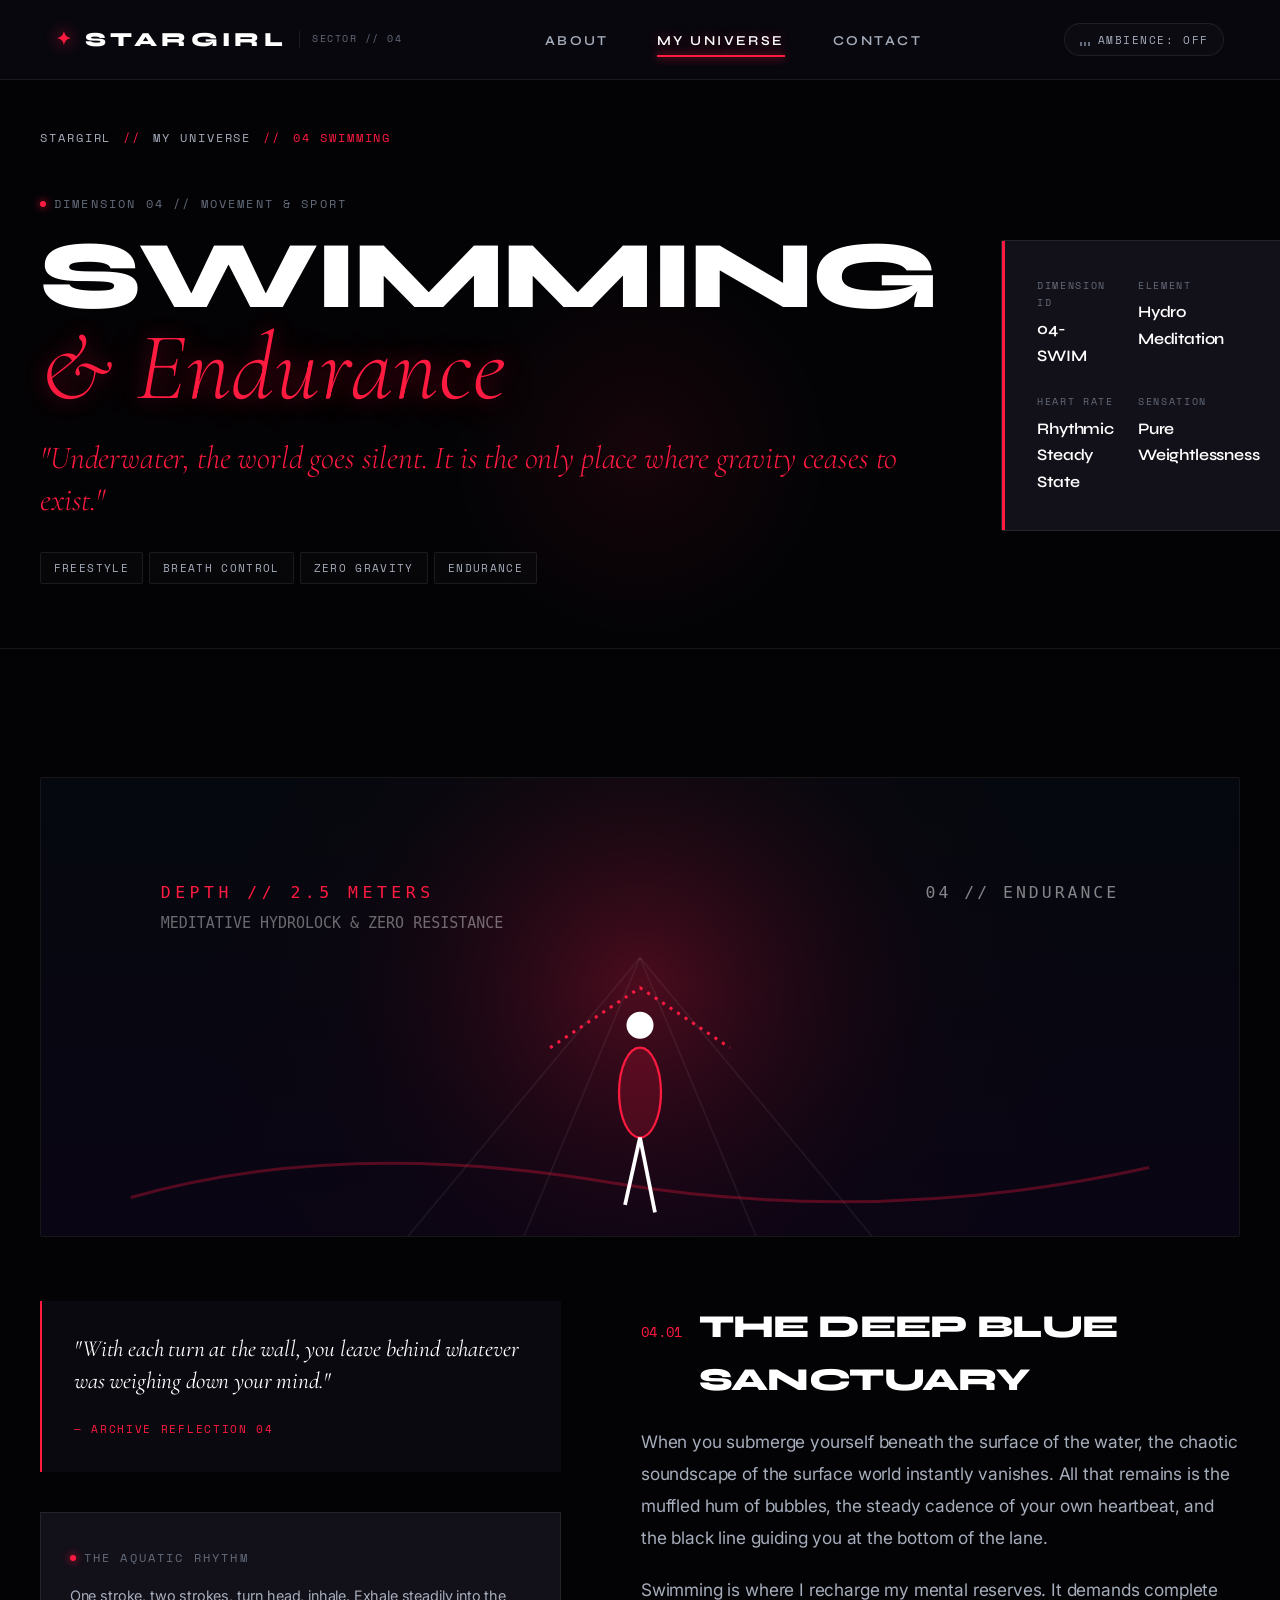
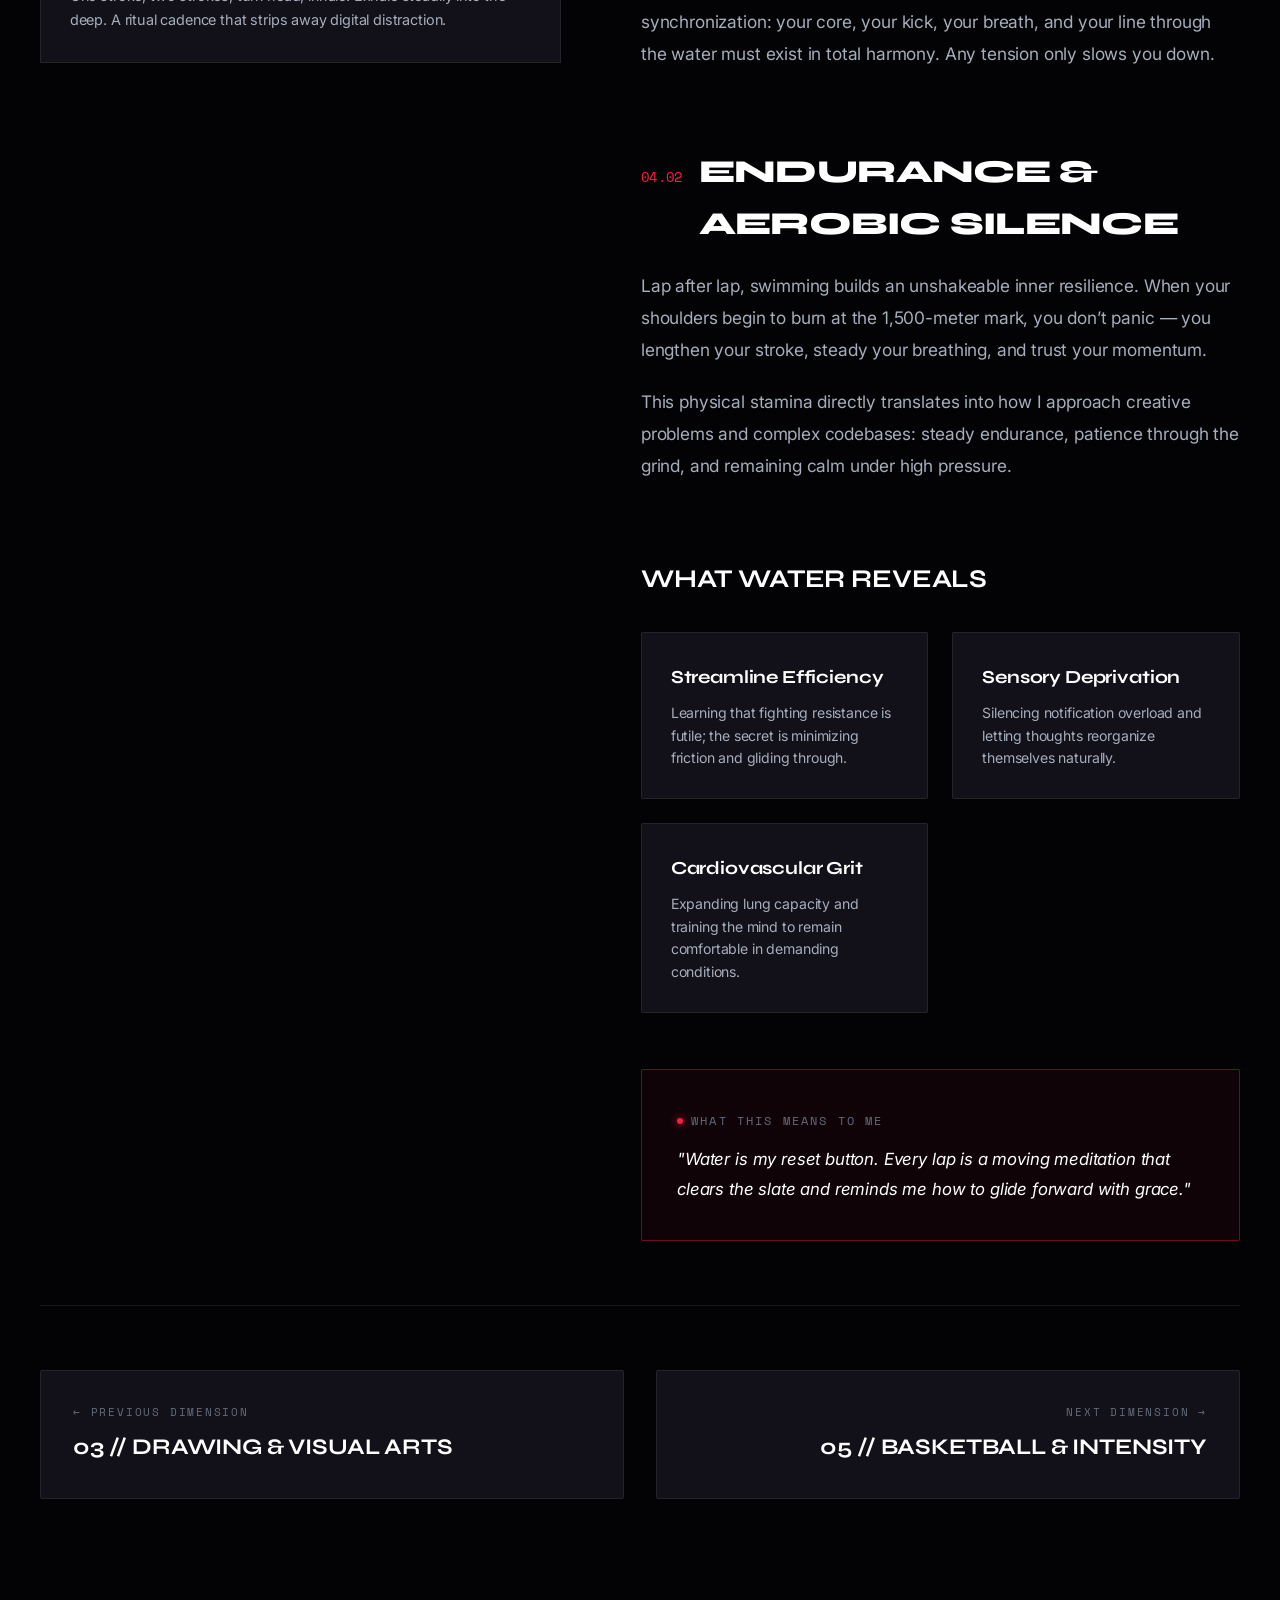
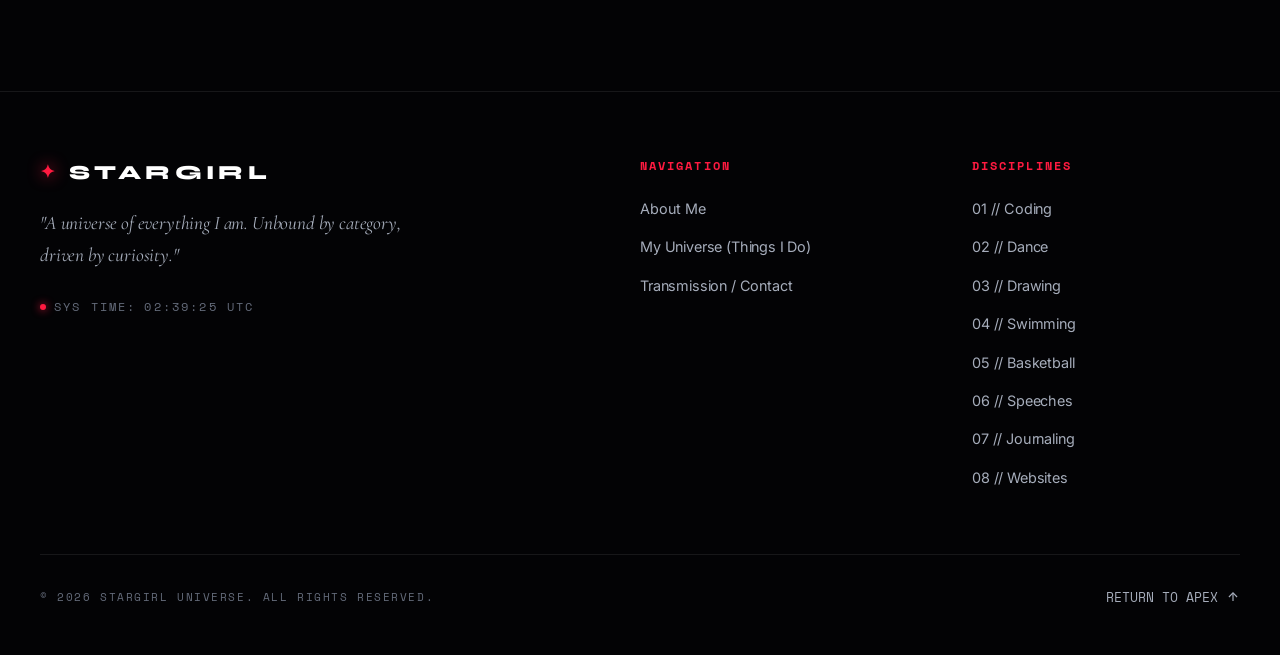
<file: swimming.html>
<!DOCTYPE html>
<html lang="en">
<head>
  <meta charset="UTF-8">
  <meta name="viewport" content="width=device-width, initial-scale=1.0">
  <title>04 // SWIMMING & ENDURANCE — STARGIRL UNIVERSE</title>
  <meta name="description" content="Weightlessness, meditative endurance, breath control, and sensory quiet in the Stargirl Universe.">

  <!-- Google Fonts Preconnect -->
  <link rel="preconnect" href="https://fonts.googleapis.com">
  <link rel="preconnect" href="https://fonts.gstatic.com" crossorigin>
  <link href="https://fonts.googleapis.com/css2?family=Cormorant+Garamond:ital,wght@0,300;0,400;0,600;1,300;1,400;1,600&family=Inter:wght@300;400;500;600&family=Space+Grotesk:wght@400;500;700&family=Space+Mono:ital,wght@0,400;0,700;1,400&family=Syne:wght@700;800;900&display=swap" rel="stylesheet">

  <!-- Core Stylesheet -->
  <link rel="stylesheet" href="css/style.css">
</head>
<body class="page-detail">

  <canvas id="star-canvas"></canvas>
  <div class="film-grain"></div>
  <div class="nebula-orb orb-primary"></div>
  <div class="nebula-orb orb-secondary"></div>
  <div class="cursor-aura"></div>
  <div class="page-transition-curtain"></div>

  <!-- Navigation Bar -->
  <header class="site-nav">
    <div class="nav-brand">
      <a href="index.html" class="brand-logo" aria-label="Stargirl Home">
        <span class="brand-star">✦</span>
        <span>STARGIRL</span>
      </a>
      <span class="brand-badge">SECTOR // 04</span>
    </div>

    <nav aria-label="Primary Navigation">
      <ul class="nav-links">
        <li class="nav-item"><a href="index.html">ABOUT</a></li>
        <li class="nav-item active"><a href="things.html">MY UNIVERSE</a></li>
        <li class="nav-item"><a href="contact.html">CONTACT</a></li>
      </ul>
    </nav>

    <div class="nav-actions">
      <button class="nav-audio-btn" type="button" aria-label="Toggle celestial audio ambiance">
        <div class="audio-bars">
          <span class="audio-bar"></span>
          <span class="audio-bar"></span>
          <span class="audio-bar"></span>
        </div>
        <span class="audio-label">AMBIENCE: OFF</span>
      </button>

      <button class="mobile-nav-toggle" aria-label="Toggle navigation menu" type="button">
        <span></span>
        <span></span>
        <span></span>
      </button>
    </div>
  </header>

  <div class="mobile-drawer" aria-hidden="true">
    <ul class="mobile-drawer-links">
      <li><a href="index.html"><span class="num">01 //</span> ABOUT ME</a></li>
      <li><a href="things.html"><span class="num">02 //</span> MY UNIVERSE</a></li>
      <li><a href="contact.html"><span class="num">03 //</span> CONTACT</a></li>
    </ul>
  </div>

  <main id="main-content">
    <section class="activity-hero">
      <div class="container">
        
        <div class="breadcrumb-trail">
          <a href="index.html">STARGIRL</a>
          <span class="breadcrumb-sep">//</span>
          <a href="things.html">MY UNIVERSE</a>
          <span class="breadcrumb-sep">//</span>
          <span style="color: var(--crimson-core);">04 SWIMMING</span>
        </div>

        <div class="activity-hero-grid">
          <div>
            <span class="technical-label" style="margin-bottom: 1rem;">DIMENSION 04 // MOVEMENT &amp; SPORT</span>
            <h1 class="editorial-title activity-hero-title">
              SWIMMING <br>
              <span class="serif-italic crimson-glow-text">&amp; Endurance</span>
            </h1>
            <p class="activity-hero-subtitle">
              "Underwater, the world goes silent. It is the only place where gravity ceases to exist."
            </p>
            <div class="card-tags-list">
              <span class="editorial-tag">FREESTYLE</span>
              <span class="editorial-tag">BREATH CONTROL</span>
              <span class="editorial-tag">ZERO GRAVITY</span>
              <span class="editorial-tag">ENDURANCE</span>
            </div>
          </div>

          <div class="activity-specs-panel">
            <div class="specs-grid">
              <div class="spec-item">
                <span class="spec-label">DIMENSION ID</span>
                <span class="spec-val">04-SWIM</span>
              </div>
              <div class="spec-item">
                <span class="spec-label">ELEMENT</span>
                <span class="spec-val">Hydro Meditation</span>
              </div>
              <div class="spec-item">
                <span class="spec-label">HEART RATE</span>
                <span class="spec-val">Rhythmic Steady State</span>
              </div>
              <div class="spec-item">
                <span class="spec-label">SENSATION</span>
                <span class="spec-val">Pure Weightlessness</span>
              </div>
            </div>
          </div>
        </div>

      </div>
    </section>

    <section class="activity-story-section">
      <div class="container">
        
        <div style="margin-bottom: 4rem; border: 1px solid var(--steel-border); border-radius: 2px; overflow: hidden; max-height: 460px;">
          <img src="assets/images/swimming-visual.svg" alt="Swimming Meditative Flow" style="width: 100%; height: auto; display: block;">
        </div>

        <div class="story-layout">
          
          <aside class="story-sticky-sidebar">
            <div class="quote-editorial-box">
              <p>
                "With each turn at the wall, you leave behind whatever was weighing down your mind."
              </p>
              <cite>— ARCHIVE REFLECTION 04</cite>
            </div>

            <div style="background: var(--bg-surface); padding: 1.8rem; border: 1px solid var(--steel-border);">
              <span class="technical-label" style="margin-bottom: 1rem;">THE AQUATIC RHYTHM</span>
              <p style="font-size: 0.9rem; color: var(--silver-medium); line-height: 1.7;">
                One stroke, two strokes, turn head, inhale. Exhale steadily into the deep. A ritual cadence that strips away digital distraction.
              </p>
            </div>
          </aside>

          <div class="story-body">
            
            <article class="story-block">
              <h3><span class="idx">04.01</span> THE DEEP BLUE SANCTUARY</h3>
              <p>
                When you submerge yourself beneath the surface of the water, the chaotic soundscape of the surface world instantly vanishes. All that remains is the muffled hum of bubbles, the steady cadence of your own heartbeat, and the black line guiding you at the bottom of the lane.
              </p>
              <p>
                Swimming is where I recharge my mental reserves. It demands complete synchronization: your core, your kick, your breath, and your line through the water must exist in total harmony. Any tension only slows you down.
              </p>
            </article>

            <article class="story-block">
              <h3><span class="idx">04.02</span> ENDURANCE &amp; AEROBIC SILENCE</h3>
              <p>
                Lap after lap, swimming builds an unshakeable inner resilience. When your shoulders begin to burn at the 1,500-meter mark, you don’t panic — you lengthen your stroke, steady your breathing, and trust your momentum.
              </p>
              <p>
                This physical stamina directly translates into how I approach creative problems and complex codebases: steady endurance, patience through the grind, and remaining calm under high pressure.
              </p>
            </article>

            <div>
              <h3 style="font-family: var(--font-display); font-size: 1.6rem; color: #ffffff; margin-bottom: 1.5rem;">
                WHAT WATER REVEALS
              </h3>
              <div class="detail-highlights-grid">
                <div class="highlight-box">
                  <h4 class="highlight-box-title">Streamline Efficiency</h4>
                  <p class="highlight-box-desc">
                    Learning that fighting resistance is futile; the secret is minimizing friction and gliding through.
                  </p>
                </div>
                <div class="highlight-box">
                  <h4 class="highlight-box-title">Sensory Deprivation</h4>
                  <p class="highlight-box-desc">
                    Silencing notification overload and letting thoughts reorganize themselves naturally.
                  </p>
                </div>
                <div class="highlight-box">
                  <h4 class="highlight-box-title">Cardiovascular Grit</h4>
                  <p class="highlight-box-desc">
                    Expanding lung capacity and training the mind to remain comfortable in demanding conditions.
                  </p>
                </div>
              </div>
            </div>

            <div style="background: rgba(255, 26, 64, 0.05); border: 1px solid var(--steel-border-hover); padding: 2.2rem; border-radius: 2px;">
              <span class="technical-label" style="margin-bottom: 0.8rem;">WHAT THIS MEANS TO ME</span>
              <p style="color: var(--chrome-bright); font-size: 1.05rem; font-style: italic; line-height: 1.8;">
                "Water is my reset button. Every lap is a moving meditation that clears the slate and reminds me how to glide forward with grace."
              </p>
            </div>

          </div>

        </div>

        <nav class="activity-pagination-bar" aria-label="Activity Navigation">
          <div class="pagination-grid">
            <a href="drawing.html" class="pagination-card prev">
              <span class="pagination-sub">&larr; PREVIOUS DIMENSION</span>
              <span class="pagination-title">03 // DRAWING &amp; VISUAL ARTS</span>
            </a>
            <a href="basketball.html" class="pagination-card next">
              <span class="pagination-sub">NEXT DIMENSION &rarr;</span>
              <span class="pagination-title">05 // BASKETBALL &amp; INTENSITY</span>
            </a>
          </div>
        </nav>

      </div>
    </section>
  </main>

  <!-- Global Footer -->
  <footer class="site-footer">
    <div class="container">
      <div class="footer-grid">
        <div class="footer-brand-col">
          <div class="nav-brand">
            <a href="index.html" class="brand-logo">
              <span class="brand-star">✦</span>
              <span>STARGIRL</span>
            </a>
          </div>
          <p class="footer-tagline">
            "A universe of everything I am. Unbound by category, driven by curiosity."
          </p>
          <div class="system-time-wrapper">
            <span class="technical-label">SYS TIME: <span class="system-clock-time">00:00:00 UTC</span></span>
          </div>
        </div>

        <div>
          <h4 class="footer-col-title">NAVIGATION</h4>
          <ul class="footer-nav-list">
            <li><a href="index.html">About Me</a></li>
            <li><a href="things.html">My Universe (Things I Do)</a></li>
            <li><a href="contact.html">Transmission / Contact</a></li>
          </ul>
        </div>

        <div>
          <h4 class="footer-col-title">DISCIPLINES</h4>
          <ul class="footer-nav-list">
            <li><a href="coding.html">01 // Coding</a></li>
            <li><a href="dance.html">02 // Dance</a></li>
            <li><a href="drawing.html">03 // Drawing</a></li>
            <li><a href="swimming.html">04 // Swimming</a></li>
            <li><a href="basketball.html">05 // Basketball</a></li>
            <li><a href="speeches.html">06 // Speeches</a></li>
            <li><a href="journaling.html">07 // Journaling</a></li>
            <li><a href="websites.html">08 // Websites</a></li>
          </ul>
        </div>
      </div>

      <div class="footer-bottom-bar">
        <span>&copy; 2026 STARGIRL UNIVERSE. ALL RIGHTS RESERVED.</span>
        <button type="button" class="back-to-top-btn" aria-label="Back to top of page">
          <span>RETURN TO APEX</span>
          <svg width="14" height="14" viewBox="0 0 24 24" fill="none" stroke="currentColor" stroke-width="2">
            <line x1="12" y1="19" x2="12" y2="5"></line>
            <polyline points="5 12 12 5 19 12"></polyline>
          </svg>
        </button>
      </div>
    </div>
  </footer>

  <script src="js/script.js"></script>
</body>
</html>
</file>
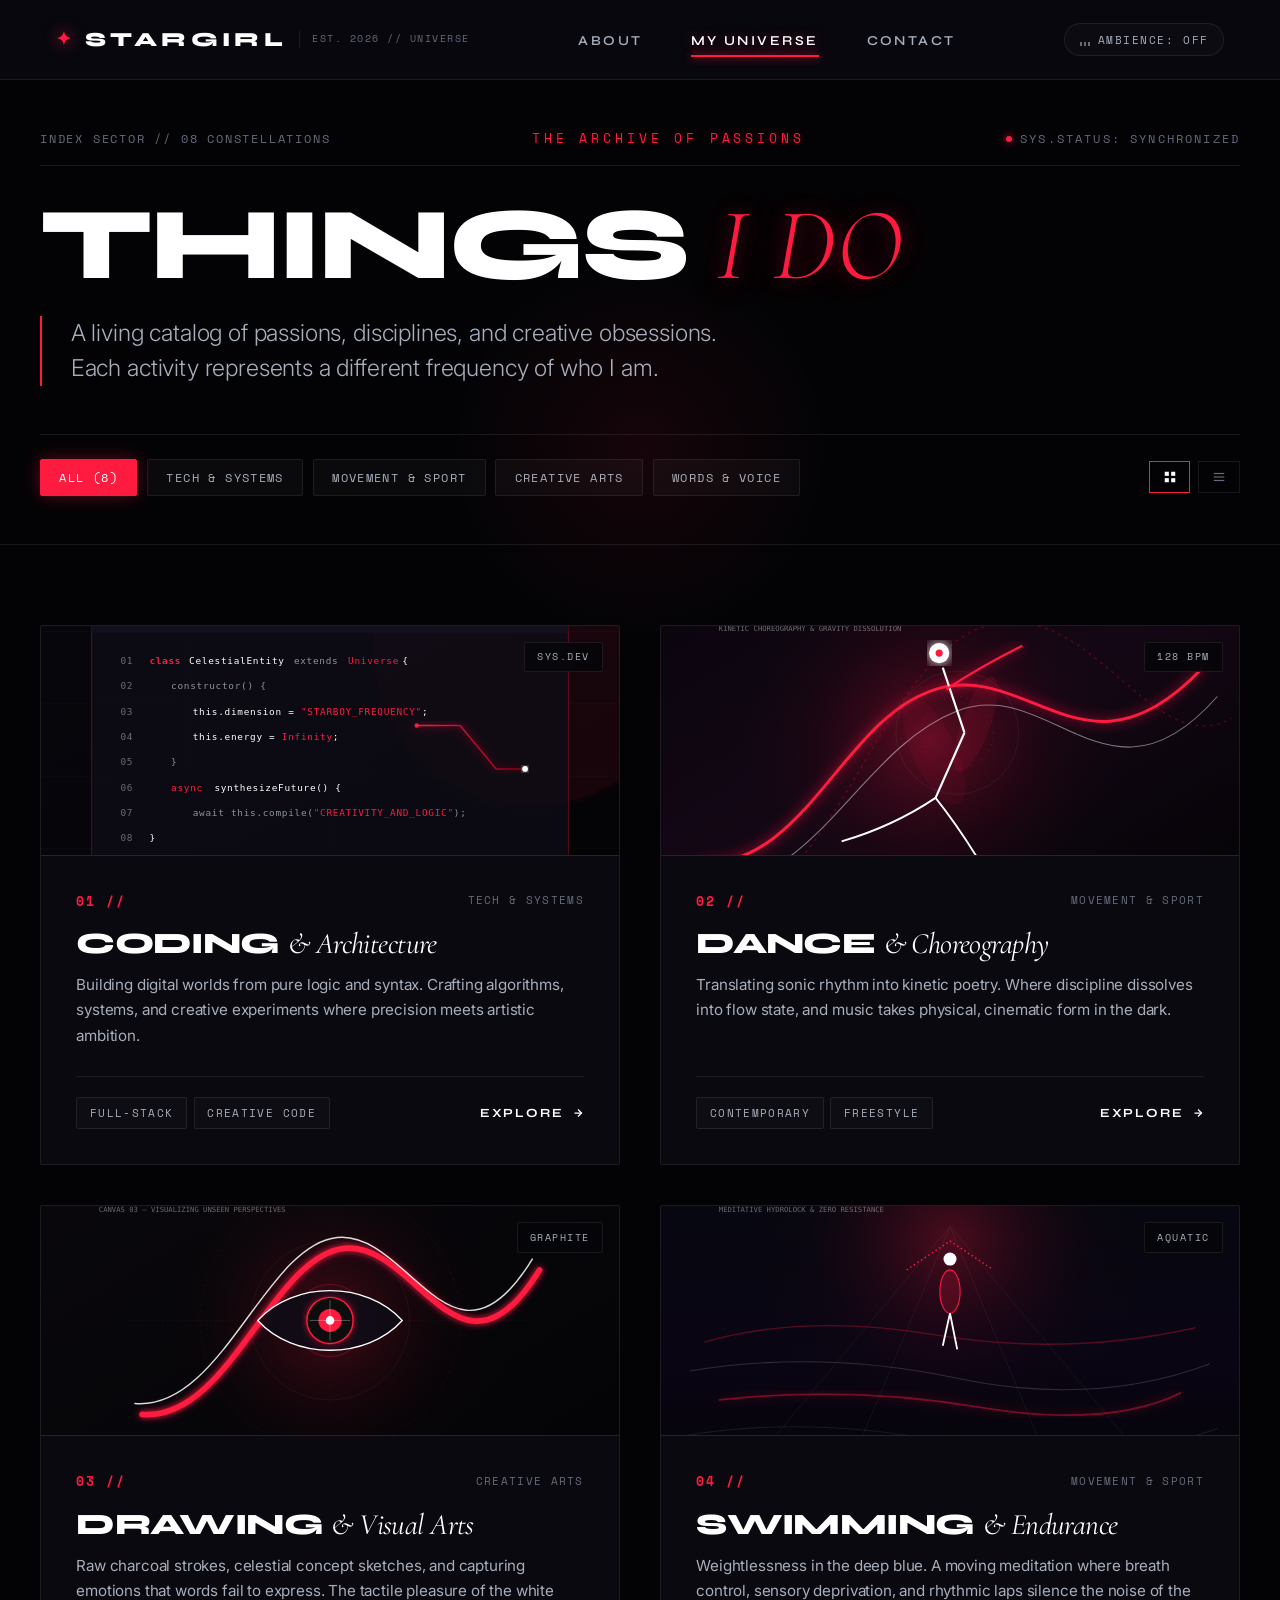
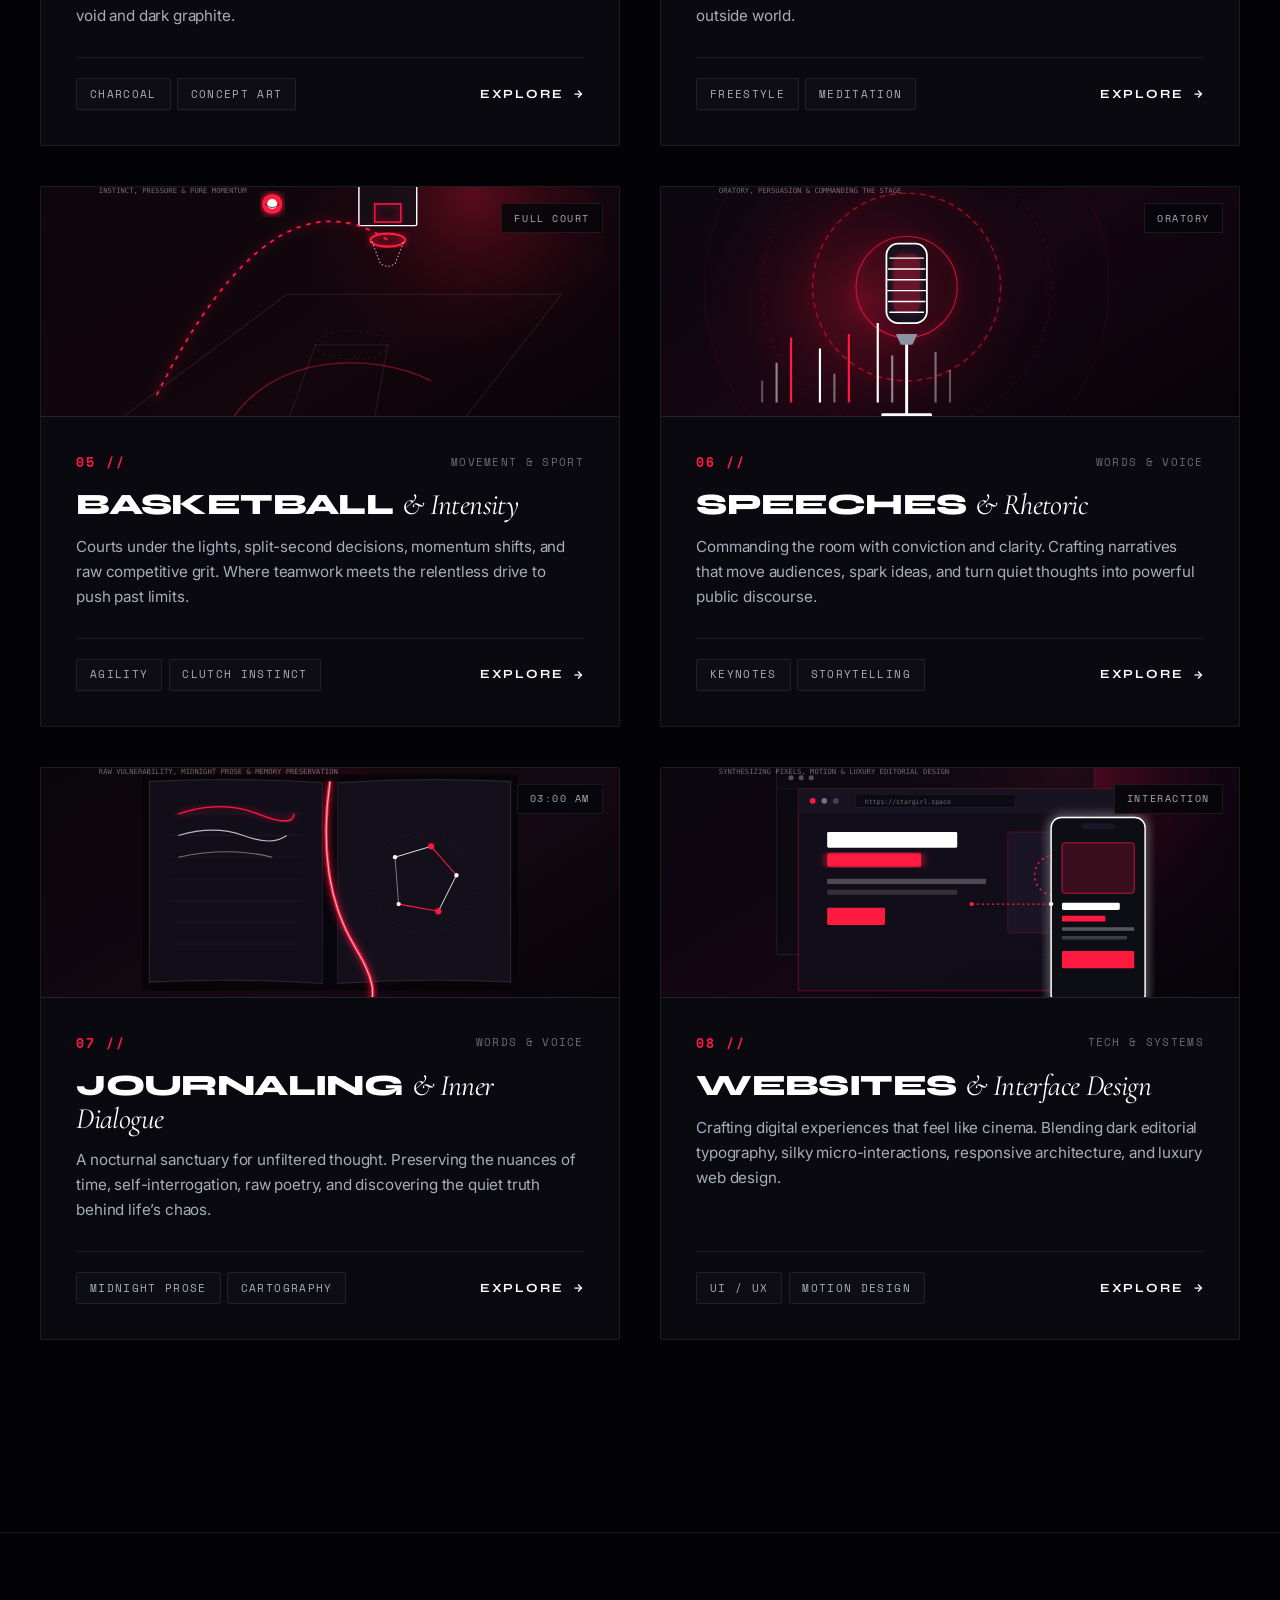
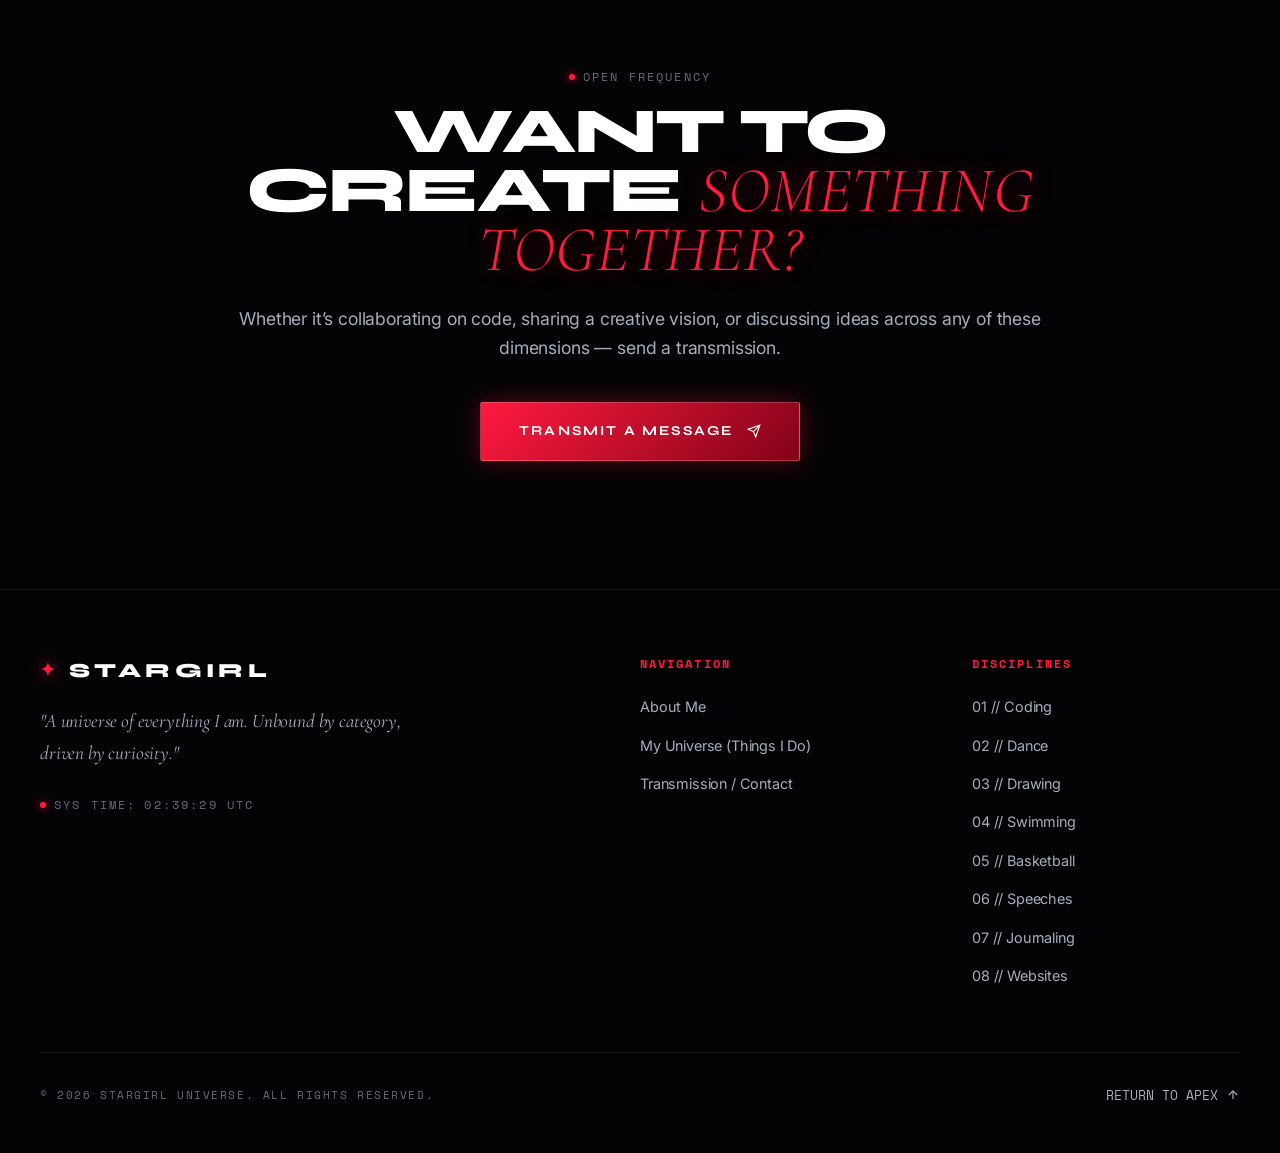
<file: things.html>
<!DOCTYPE html>
<html lang="en">
<head>
  <meta charset="UTF-8">
  <meta name="viewport" content="width=device-width, initial-scale=1.0">
  <title>MY UNIVERSE — Things I Do | STARGIRL</title>
  <meta name="description" content="Explore the diverse disciplines and obsessions of the Stargirl Universe: coding, dance, drawing, swimming, basketball, speeches, journaling, and web design.">

  <!-- Google Fonts Preconnect -->
  <link rel="preconnect" href="https://fonts.googleapis.com">
  <link rel="preconnect" href="https://fonts.gstatic.com" crossorigin>
  <link href="https://fonts.googleapis.com/css2?family=Cormorant+Garamond:ital,wght@0,300;0,400;0,600;1,300;1,400;1,600&family=Inter:wght@300;400;500;600&family=Space+Grotesk:wght@400;500;700&family=Space+Mono:ital,wght@0,400;0,700;1,400&family=Syne:wght@700;800;900&display=swap" rel="stylesheet">

  <!-- Core Stylesheet -->
  <link rel="stylesheet" href="css/style.css">
</head>
<body class="page-universe">

  <!-- Celestial Canvas & Atmospheric Layers -->
  <canvas id="star-canvas"></canvas>
  <div class="film-grain"></div>
  <div class="nebula-orb orb-primary"></div>
  <div class="nebula-orb orb-secondary"></div>
  <div class="nebula-orb orb-tertiary"></div>
  <div class="cursor-aura"></div>
  <div class="page-transition-curtain"></div>

  <!-- Navigation Bar -->
  <header class="site-nav">
    <div class="nav-brand">
      <a href="index.html" class="brand-logo" aria-label="Stargirl Home">
        <span class="brand-star">✦</span>
        <span>STARGIRL</span>
      </a>
      <span class="brand-badge">EST. 2026 // UNIVERSE</span>
    </div>

    <nav aria-label="Primary Navigation">
      <ul class="nav-links">
        <li class="nav-item"><a href="index.html">ABOUT</a></li>
        <li class="nav-item active"><a href="things.html">MY UNIVERSE</a></li>
        <li class="nav-item"><a href="contact.html">CONTACT</a></li>
      </ul>
    </nav>

    <div class="nav-actions">
      <button class="nav-audio-btn" type="button" aria-label="Toggle celestial audio ambiance">
        <div class="audio-bars">
          <span class="audio-bar"></span>
          <span class="audio-bar"></span>
          <span class="audio-bar"></span>
        </div>
        <span class="audio-label">AMBIENCE: OFF</span>
      </button>

      <button class="mobile-nav-toggle" aria-label="Toggle navigation menu" type="button">
        <span></span>
        <span></span>
        <span></span>
      </button>
    </div>
  </header>

  <!-- Mobile Drawer Menu -->
  <div class="mobile-drawer" aria-hidden="true">
    <ul class="mobile-drawer-links">
      <li><a href="index.html"><span class="num">01 //</span> ABOUT ME</a></li>
      <li><a href="things.html"><span class="num">02 //</span> MY UNIVERSE</a></li>
      <li><a href="contact.html"><span class="num">03 //</span> CONTACT</a></li>
    </ul>
  </div>

  <main id="main-content">
    <!-- Header Section -->
    <section class="universe-header-section">
      <div class="container">
        
        <div class="hero-meta-grid">
          <span class="hero-coords">INDEX SECTOR // 08 CONSTELLATIONS</span>
          <span class="hero-overline">THE ARCHIVE OF PASSIONS</span>
          <span class="technical-label">SYS.STATUS: SYNCHRONIZED</span>
        </div>

        <h1 class="editorial-title" style="font-size: clamp(3rem, 8vw, 7.5rem);">
          THINGS <span class="serif-italic crimson-glow-text">I DO</span>
        </h1>
        <p class="hero-intro-text" style="margin-top: 1.5rem; margin-bottom: 2rem;">
          A living catalog of passions, disciplines, and creative obsessions. Each activity represents a different frequency of who I am.
        </p>

        <!-- Interactive Filters and View Switcher -->
        <div class="universe-meta-bar">
          <div class="filter-tabs-wrapper" role="tablist">
            <button class="filter-btn active" data-filter="all" role="tab" aria-selected="true">ALL (8)</button>
            <button class="filter-btn" data-filter="tech" role="tab" aria-selected="false">TECH &amp; SYSTEMS</button>
            <button class="filter-btn" data-filter="movement" role="tab" aria-selected="false">MOVEMENT &amp; SPORT</button>
            <button class="filter-btn" data-filter="creative" role="tab" aria-selected="false">CREATIVE ARTS</button>
            <button class="filter-btn" data-filter="words" role="tab" aria-selected="false">WORDS &amp; VOICE</button>
          </div>

          <div class="view-toggle-group">
            <button class="view-btn active" data-view="grid" title="Grid View">
              <svg width="14" height="14" viewBox="0 0 24 24" fill="currentColor">
                <rect x="3" y="3" width="7" height="7"></rect>
                <rect x="14" y="3" width="7" height="7"></rect>
                <rect x="14" y="14" width="7" height="7"></rect>
                <rect x="3" y="14" width="7" height="7"></rect>
              </svg>
            </button>
            <button class="view-btn" data-view="list" title="Editorial List View">
              <svg width="14" height="14" viewBox="0 0 24 24" fill="currentColor">
                <line x1="3" y1="6" x2="21" y2="6" stroke="currentColor" stroke-width="2"></line>
                <line x1="3" y1="12" x2="21" y2="12" stroke="currentColor" stroke-width="2"></line>
                <line x1="3" y1="18" x2="21" y2="18" stroke="currentColor" stroke-width="2"></line>
              </svg>
            </button>
          </div>
        </div>

      </div>
    </section>

    <!-- Universe Grid of 8 Activities -->
    <section class="section-wrapper" style="padding-top: 1rem;">
      <div class="container">
        
        <div class="universe-grid">

          <!-- 01 // CODING -->
          <article class="activity-card" data-category="tech">
            <div class="card-visual-wrapper">
              <img src="assets/images/coding-visual.svg" alt="Coding Terminal Architecture" class="card-svg-graphic">
              <span class="card-badge-status">SYS.DEV</span>
            </div>
            <div class="card-content-body">
              <div class="card-header-meta">
                <span class="card-num">01 //</span>
                <span class="card-category">TECH &amp; SYSTEMS</span>
              </div>
              <h2 class="card-title">CODING <span class="serif">&amp; Architecture</span></h2>
              <p class="card-description">
                Building digital worlds from pure logic and syntax. Crafting algorithms, systems, and creative experiments where precision meets artistic ambition.
              </p>
              <div class="card-footer-meta">
                <div class="card-tags-list">
                  <span class="editorial-tag">FULL-STACK</span>
                  <span class="editorial-tag">CREATIVE CODE</span>
                </div>
                <a href="coding.html" class="card-link-btn">
                  <span>EXPLORE</span>
                  <svg width="12" height="12" viewBox="0 0 24 24" fill="none" stroke="currentColor" stroke-width="2.5">
                    <line x1="5" y1="12" x2="19" y2="12"></line>
                    <polyline points="12 5 19 12 12 19"></polyline>
                  </svg>
                </a>
              </div>
            </div>
          </article>

          <!-- 02 // DANCE -->
          <article class="activity-card" data-category="movement">
            <div class="card-visual-wrapper">
              <img src="assets/images/dance-visual.svg" alt="Kinetic Dance Energy" class="card-svg-graphic">
              <span class="card-badge-status">128 BPM</span>
            </div>
            <div class="card-content-body">
              <div class="card-header-meta">
                <span class="card-num">02 //</span>
                <span class="card-category">MOVEMENT &amp; SPORT</span>
              </div>
              <h2 class="card-title">DANCE <span class="serif">&amp; Choreography</span></h2>
              <p class="card-description">
                Translating sonic rhythm into kinetic poetry. Where discipline dissolves into flow state, and music takes physical, cinematic form in the dark.
              </p>
              <div class="card-footer-meta">
                <div class="card-tags-list">
                  <span class="editorial-tag">CONTEMPORARY</span>
                  <span class="editorial-tag">FREESTYLE</span>
                </div>
                <a href="dance.html" class="card-link-btn">
                  <span>EXPLORE</span>
                  <svg width="12" height="12" viewBox="0 0 24 24" fill="none" stroke="currentColor" stroke-width="2.5">
                    <line x1="5" y1="12" x2="19" y2="12"></line>
                    <polyline points="12 5 19 12 12 19"></polyline>
                  </svg>
                </a>
              </div>
            </div>
          </article>

          <!-- 03 // DRAWING -->
          <article class="activity-card" data-category="creative">
            <div class="card-visual-wrapper">
              <img src="assets/images/drawing-visual.svg" alt="Visual Arts & Charcoal" class="card-svg-graphic">
              <span class="card-badge-status">GRAPHITE</span>
            </div>
            <div class="card-content-body">
              <div class="card-header-meta">
                <span class="card-num">03 //</span>
                <span class="card-category">CREATIVE ARTS</span>
              </div>
              <h2 class="card-title">DRAWING <span class="serif">&amp; Visual Arts</span></h2>
              <p class="card-description">
                Raw charcoal strokes, celestial concept sketches, and capturing emotions that words fail to express. The tactile pleasure of the white void and dark graphite.
              </p>
              <div class="card-footer-meta">
                <div class="card-tags-list">
                  <span class="editorial-tag">CHARCOAL</span>
                  <span class="editorial-tag">CONCEPT ART</span>
                </div>
                <a href="drawing.html" class="card-link-btn">
                  <span>EXPLORE</span>
                  <svg width="12" height="12" viewBox="0 0 24 24" fill="none" stroke="currentColor" stroke-width="2.5">
                    <line x1="5" y1="12" x2="19" y2="12"></line>
                    <polyline points="12 5 19 12 12 19"></polyline>
                  </svg>
                </a>
              </div>
            </div>
          </article>

          <!-- 04 // SWIMMING -->
          <article class="activity-card" data-category="movement">
            <div class="card-visual-wrapper">
              <img src="assets/images/swimming-visual.svg" alt="Swimming Meditative Flow" class="card-svg-graphic">
              <span class="card-badge-status">AQUATIC</span>
            </div>
            <div class="card-content-body">
              <div class="card-header-meta">
                <span class="card-num">04 //</span>
                <span class="card-category">MOVEMENT &amp; SPORT</span>
              </div>
              <h2 class="card-title">SWIMMING <span class="serif">&amp; Endurance</span></h2>
              <p class="card-description">
                Weightlessness in the deep blue. A moving meditation where breath control, sensory deprivation, and rhythmic laps silence the noise of the outside world.
              </p>
              <div class="card-footer-meta">
                <div class="card-tags-list">
                  <span class="editorial-tag">FREESTYLE</span>
                  <span class="editorial-tag">MEDITATION</span>
                </div>
                <a href="swimming.html" class="card-link-btn">
                  <span>EXPLORE</span>
                  <svg width="12" height="12" viewBox="0 0 24 24" fill="none" stroke="currentColor" stroke-width="2.5">
                    <line x1="5" y1="12" x2="19" y2="12"></line>
                    <polyline points="12 5 19 12 12 19"></polyline>
                  </svg>
                </a>
              </div>
            </div>
          </article>

          <!-- 05 // BASKETBALL -->
          <article class="activity-card" data-category="movement">
            <div class="card-visual-wrapper">
              <img src="assets/images/basketball-visual.svg" alt="Basketball Court Intensity" class="card-svg-graphic">
              <span class="card-badge-status">FULL COURT</span>
            </div>
            <div class="card-content-body">
              <div class="card-header-meta">
                <span class="card-num">05 //</span>
                <span class="card-category">MOVEMENT &amp; SPORT</span>
              </div>
              <h2 class="card-title">BASKETBALL <span class="serif">&amp; Intensity</span></h2>
              <p class="card-description">
                Courts under the lights, split-second decisions, momentum shifts, and raw competitive grit. Where teamwork meets the relentless drive to push past limits.
              </p>
              <div class="card-footer-meta">
                <div class="card-tags-list">
                  <span class="editorial-tag">AGILITY</span>
                  <span class="editorial-tag">CLUTCH INSTINCT</span>
                </div>
                <a href="basketball.html" class="card-link-btn">
                  <span>EXPLORE</span>
                  <svg width="12" height="12" viewBox="0 0 24 24" fill="none" stroke="currentColor" stroke-width="2.5">
                    <line x1="5" y1="12" x2="19" y2="12"></line>
                    <polyline points="12 5 19 12 12 19"></polyline>
                  </svg>
                </a>
              </div>
            </div>
          </article>

          <!-- 06 // SPEECHES -->
          <article class="activity-card" data-category="words">
            <div class="card-visual-wrapper">
              <img src="assets/images/speeches-visual.svg" alt="Speeches & Public Speaking" class="card-svg-graphic">
              <span class="card-badge-status">ORATORY</span>
            </div>
            <div class="card-content-body">
              <div class="card-header-meta">
                <span class="card-num">06 //</span>
                <span class="card-category">WORDS &amp; VOICE</span>
              </div>
              <h2 class="card-title">SPEECHES <span class="serif">&amp; Rhetoric</span></h2>
              <p class="card-description">
                Commanding the room with conviction and clarity. Crafting narratives that move audiences, spark ideas, and turn quiet thoughts into powerful public discourse.
              </p>
              <div class="card-footer-meta">
                <div class="card-tags-list">
                  <span class="editorial-tag">KEYNOTES</span>
                  <span class="editorial-tag">STORYTELLING</span>
                </div>
                <a href="speeches.html" class="card-link-btn">
                  <span>EXPLORE</span>
                  <svg width="12" height="12" viewBox="0 0 24 24" fill="none" stroke="currentColor" stroke-width="2.5">
                    <line x1="5" y1="12" x2="19" y2="12"></line>
                    <polyline points="12 5 19 12 12 19"></polyline>
                  </svg>
                </a>
              </div>
            </div>
          </article>

          <!-- 07 // JOURNALING -->
          <article class="activity-card" data-category="words">
            <div class="card-visual-wrapper">
              <img src="assets/images/journaling-visual.svg" alt="Journaling Inner Reflections" class="card-svg-graphic">
              <span class="card-badge-status">03:00 AM</span>
            </div>
            <div class="card-content-body">
              <div class="card-header-meta">
                <span class="card-num">07 //</span>
                <span class="card-category">WORDS &amp; VOICE</span>
              </div>
              <h2 class="card-title">JOURNALING <span class="serif">&amp; Inner Dialogue</span></h2>
              <p class="card-description">
                A nocturnal sanctuary for unfiltered thought. Preserving the nuances of time, self-interrogation, raw poetry, and discovering the quiet truth behind life’s chaos.
              </p>
              <div class="card-footer-meta">
                <div class="card-tags-list">
                  <span class="editorial-tag">MIDNIGHT PROSE</span>
                  <span class="editorial-tag">CARTOGRAPHY</span>
                </div>
                <a href="journaling.html" class="card-link-btn">
                  <span>EXPLORE</span>
                  <svg width="12" height="12" viewBox="0 0 24 24" fill="none" stroke="currentColor" stroke-width="2.5">
                    <line x1="5" y1="12" x2="19" y2="12"></line>
                    <polyline points="12 5 19 12 12 19"></polyline>
                  </svg>
                </a>
              </div>
            </div>
          </article>

          <!-- 08 // WEBSITES -->
          <article class="activity-card" data-category="tech">
            <div class="card-visual-wrapper">
              <img src="assets/images/websites-visual.svg" alt="Interface & Web Design" class="card-svg-graphic">
              <span class="card-badge-status">INTERACTION</span>
            </div>
            <div class="card-content-body">
              <div class="card-header-meta">
                <span class="card-num">08 //</span>
                <span class="card-category">TECH &amp; SYSTEMS</span>
              </div>
              <h2 class="card-title">WEBSITES <span class="serif">&amp; Interface Design</span></h2>
              <p class="card-description">
                Crafting digital experiences that feel like cinema. Blending dark editorial typography, silky micro-interactions, responsive architecture, and luxury web design.
              </p>
              <div class="card-footer-meta">
                <div class="card-tags-list">
                  <span class="editorial-tag">UI / UX</span>
                  <span class="editorial-tag">MOTION DESIGN</span>
                </div>
                <a href="websites.html" class="card-link-btn">
                  <span>EXPLORE</span>
                  <svg width="12" height="12" viewBox="0 0 24 24" fill="none" stroke="currentColor" stroke-width="2.5">
                    <line x1="5" y1="12" x2="19" y2="12"></line>
                    <polyline points="12 5 19 12 12 19"></polyline>
                  </svg>
                </a>
              </div>
            </div>
          </article>

        </div>

      </div>
    </section>

    <!-- Transmit Callout -->
    <section class="section-wrapper" style="border-top: 1px solid var(--steel-border); text-align: center;">
      <div class="container container-narrow">
        <span class="technical-label" style="margin-bottom: 1rem;">OPEN FREQUENCY</span>
        <h2 class="editorial-title" style="font-size: clamp(2.4rem, 5vw, 4.5rem); margin-bottom: 1.5rem;">
          WANT TO CREATE <span class="serif-italic crimson-glow-text">SOMETHING TOGETHER?</span>
        </h2>
        <p style="color: var(--silver-medium); font-size: 1.1rem; margin-bottom: 2.5rem;">
          Whether it’s collaborating on code, sharing a creative vision, or discussing ideas across any of these dimensions — send a transmission.
        </p>
        <a href="contact.html" class="btn-primary">
          <span>TRANSMIT A MESSAGE</span>
          <svg width="14" height="14" viewBox="0 0 24 24" fill="none" stroke="currentColor" stroke-width="2">
            <line x1="22" y1="2" x2="11" y2="13"></line>
            <polygon points="22 2 15 22 11 13 2 9 22 2"></polygon>
          </svg>
        </a>
      </div>
    </section>
  </main>

  <!-- Global Footer -->
  <footer class="site-footer">
    <div class="container">
      <div class="footer-grid">
        <div class="footer-brand-col">
          <div class="nav-brand">
            <a href="index.html" class="brand-logo">
              <span class="brand-star">✦</span>
              <span>STARGIRL</span>
            </a>
          </div>
          <p class="footer-tagline">
            "A universe of everything I am. Unbound by category, driven by curiosity."
          </p>
          <div class="system-time-wrapper">
            <span class="technical-label">SYS TIME: <span class="system-clock-time">00:00:00 UTC</span></span>
          </div>
        </div>

        <div>
          <h4 class="footer-col-title">NAVIGATION</h4>
          <ul class="footer-nav-list">
            <li><a href="index.html">About Me</a></li>
            <li><a href="things.html">My Universe (Things I Do)</a></li>
            <li><a href="contact.html">Transmission / Contact</a></li>
          </ul>
        </div>

        <div>
          <h4 class="footer-col-title">DISCIPLINES</h4>
          <ul class="footer-nav-list">
            <li><a href="coding.html">01 // Coding</a></li>
            <li><a href="dance.html">02 // Dance</a></li>
            <li><a href="drawing.html">03 // Drawing</a></li>
            <li><a href="swimming.html">04 // Swimming</a></li>
            <li><a href="basketball.html">05 // Basketball</a></li>
            <li><a href="speeches.html">06 // Speeches</a></li>
            <li><a href="journaling.html">07 // Journaling</a></li>
            <li><a href="websites.html">08 // Websites</a></li>
          </ul>
        </div>
      </div>

      <div class="footer-bottom-bar">
        <span>&copy; 2026 STARGIRL UNIVERSE. ALL RIGHTS RESERVED.</span>
        <button type="button" class="back-to-top-btn" aria-label="Back to top of page">
          <span>RETURN TO APEX</span>
          <svg width="14" height="14" viewBox="0 0 24 24" fill="none" stroke="currentColor" stroke-width="2">
            <line x1="12" y1="19" x2="12" y2="5"></line>
            <polyline points="5 12 12 5 19 12"></polyline>
          </svg>
        </button>
      </div>
    </div>
  </footer>

  <!-- Core Scripts -->
  <script src="js/script.js"></script>
</body>
</html>
</file>
<file: css/style.css>
/* ==========================================================================
   STARGIRL UNIVERSE — CORE DESIGN SYSTEM & STYLESHEET
   Aesthetic: Dark Luxury Editorial / Futuristic Crimson / The Weeknd Starboy / Celestial Stargirl
   ========================================================================== */

/* --------------------------------------------------------------------------
   01. DESIGN TOKENS & CSS VARIABLES
   -------------------------------------------------------------------------- */
:root {
  /* Color Palette - Deep Obsidian & Crimson Red */
  --bg-void: #030305;
  --bg-primary: #06060a;
  --bg-secondary: #0c0b12;
  --bg-surface: #121019;
  --bg-surface-elevated: #1a1624;
  --bg-surface-translucent: rgba(12, 11, 18, 0.72);
  --bg-glass: rgba(18, 16, 25, 0.55);
  
  /* Crimson & Neon Accents */
  --crimson-core: #ff1a40;
  --crimson-neon: #ff2a4b;
  --crimson-deep: #c9082a;
  --crimson-blood: #820317;
  --crimson-wine: #3d0510;
  --crimson-muted: rgba(255, 26, 64, 0.15);
  --crimson-glow: rgba(255, 26, 64, 0.35);
  --crimson-flare: rgba(255, 30, 66, 0.6);

  /* Silver, Chrome & Neutrals */
  --chrome-bright: #ffffff;
  --chrome-light: #f1f3f7;
  --silver-medium: #a6adbb;
  --silver-dark: #646b7a;
  --steel-border: rgba(255, 255, 255, 0.08);
  --steel-border-hover: rgba(255, 26, 64, 0.4);
  --steel-border-active: rgba(255, 26, 64, 0.8);

  /* Typography */
  --font-display: 'Syne', 'Space Grotesk', -apple-system, BlinkMacSystemFont, sans-serif;
  --font-serif: 'Cormorant Garamond', Georgia, serif;
  --font-mono: 'Space Mono', 'JetBrains Mono', monospace;
  --font-body: 'Inter', -apple-system, BlinkMacSystemFont, sans-serif;

  /* Spacing System */
  --space-2xs: 0.25rem;
  --space-xs: 0.5rem;
  --space-sm: 0.75rem;
  --space-md: 1rem;
  --space-lg: 1.5rem;
  --space-xl: 2rem;
  --space-2xl: 3rem;
  --space-3xl: 5rem;
  --space-4xl: 8rem;

  /* Transitions & Curves */
  --ease-cinematic: cubic-bezier(0.16, 1, 0.3, 1);
  --ease-smooth: cubic-bezier(0.4, 0, 0.2, 1);
  --transition-fast: 0.2s var(--ease-smooth);
  --transition-medium: 0.4s var(--ease-cinematic);
  --transition-slow: 0.8s var(--ease-cinematic);

  /* Layout */
  --container-max: 1360px;
  --container-narrow: 940px;
  --nav-height: 80px;

  /* Z-Index Hierarchy */
  --z-canvas: -3;
  --z-noise: -2;
  --z-glow-orbs: -1;
  --z-content: 1;
  --z-nav: 100;
  --z-cursor: 999;
  --z-modal: 1000;
  --z-transition: 9999;
}

/* --------------------------------------------------------------------------
   02. RESET & BASE SETUP
   -------------------------------------------------------------------------- */
*, *::before, *::after {
  box-sizing: border-box;
  margin: 0;
  padding: 0;
}

html {
  font-size: 16px;
  scroll-behavior: smooth;
  background-color: var(--bg-void);
  color: var(--chrome-light);
  font-family: var(--font-body);
  -webkit-font-smoothing: antialiased;
  -moz-osx-font-smoothing: grayscale;
  overflow-x: hidden;
}

body {
  position: relative;
  min-height: 100vh;
  background-color: var(--bg-void);
  color: var(--chrome-light);
  line-height: 1.65;
  letter-spacing: -0.01em;
  overflow-x: hidden;
}

::selection {
  background-color: var(--crimson-core);
  color: #ffffff;
}

::-webkit-scrollbar {
  width: 6px;
}

::-webkit-scrollbar-track {
  background: var(--bg-void);
}

::-webkit-scrollbar-thumb {
  background: var(--crimson-blood);
  border-radius: 3px;
}

::-webkit-scrollbar-thumb:hover {
  background: var(--crimson-core);
}

a {
  color: inherit;
  text-decoration: none;
  transition: color var(--transition-fast);
}

img, svg {
  display: block;
  max-width: 100%;
}

button {
  background: none;
  border: none;
  cursor: pointer;
  font-family: inherit;
  color: inherit;
}

/* --------------------------------------------------------------------------
   03. ATMOSPHERIC ENVIRONMENT & CANVAS EFFECTS
   -------------------------------------------------------------------------- */
#star-canvas {
  position: fixed;
  top: 0;
  left: 0;
  width: 100vw;
  height: 100vh;
  z-index: var(--z-canvas);
  pointer-events: none;
}

/* Subtle Film Grain Texture Overlay */
.film-grain {
  position: fixed;
  top: 0;
  left: 0;
  width: 100vw;
  height: 100vh;
  z-index: var(--z-noise);
  pointer-events: none;
  opacity: 0.038;
  background-image: url("data:image/svg+xml,%3Csvg viewBox='0 0 200 200' xmlns='http://www.w3.org/2000/svg'%3E%3Cfilter id='noiseFilter'%3E%3CfeTurbulence type='fractalNoise' baseFrequency='0.8' numOctaves='3' stitchTiles='stitch'/%3E%3C/filter%3E%3Crect width='100%25' height='100%25' filter='url(%23noiseFilter)'/%3E%3C/svg%3E");
}

/* Crimson Ambient Nebula Orbs */
.nebula-orb {
  position: fixed;
  border-radius: 50%;
  filter: blur(120px);
  pointer-events: none;
  z-index: var(--z-glow-orbs);
  animation: orbFloat 16s ease-in-out infinite alternate;
}

.orb-primary {
  top: 15%;
  right: -5%;
  width: 550px;
  height: 550px;
  background: radial-gradient(circle, rgba(255, 26, 64, 0.18) 0%, rgba(130, 3, 23, 0.08) 50%, transparent 75%);
}

.orb-secondary {
  bottom: 20%;
  left: -8%;
  width: 600px;
  height: 600px;
  background: radial-gradient(circle, rgba(201, 8, 42, 0.12) 0%, rgba(61, 5, 16, 0.05) 55%, transparent 80%);
  animation-duration: 22s;
  animation-direction: alternate-reverse;
}

.orb-tertiary {
  top: 60%;
  right: 25%;
  width: 380px;
  height: 380px;
  background: radial-gradient(circle, rgba(255, 42, 75, 0.09) 0%, transparent 70%);
  animation-duration: 18s;
}

@keyframes orbFloat {
  0% { transform: translate(0, 0) scale(1); opacity: 0.7; }
  50% { transform: translate(30px, -40px) scale(1.15); opacity: 0.95; }
  100% { transform: translate(-25px, 35px) scale(0.9); opacity: 0.65; }
}

/* Interactive Cursor Glow */
.cursor-aura {
  position: fixed;
  width: 380px;
  height: 380px;
  border-radius: 50%;
  pointer-events: none;
  background: radial-gradient(circle, rgba(255, 26, 64, 0.075) 0%, transparent 70%);
  transform: translate(-50%, -50%);
  z-index: var(--z-cursor);
  transition: opacity 0.3s ease;
  mix-blend-mode: screen;
}

@media (pointer: coarse) {
  .cursor-aura { display: none; }
}

/* Page Transition Overlay */
.page-transition-curtain {
  position: fixed;
  top: 0;
  left: 0;
  width: 100vw;
  height: 100vh;
  background-color: var(--bg-void);
  z-index: var(--z-transition);
  pointer-events: none;
  opacity: 0;
  transition: opacity 0.45s var(--ease-cinematic);
}

.page-transition-curtain.active {
  opacity: 1;
  pointer-events: all;
}

/* --------------------------------------------------------------------------
   04. TYPOGRAPHY SYSTEM
   -------------------------------------------------------------------------- */
.editorial-title {
  font-family: var(--font-display);
  font-weight: 800;
  text-transform: uppercase;
  letter-spacing: -0.03em;
  line-height: 0.92;
  color: var(--chrome-bright);
}

.serif-italic {
  font-family: var(--font-serif);
  font-style: italic;
  font-weight: 300;
  letter-spacing: 0.01em;
  text-transform: none;
  color: #fff;
  text-shadow: 0 0 25px rgba(255, 26, 64, 0.4);
}

.crimson-glow-text {
  color: var(--crimson-core);
  text-shadow: 0 0 20px var(--crimson-glow), 0 0 45px rgba(255, 26, 64, 0.25);
}

.technical-label {
  font-family: var(--font-mono);
  font-size: 0.75rem;
  letter-spacing: 0.18em;
  text-transform: uppercase;
  color: var(--silver-dark);
  display: inline-flex;
  align-items: center;
  gap: 0.5rem;
}

.technical-label::before {
  content: "";
  display: inline-block;
  width: 6px;
  height: 6px;
  background-color: var(--crimson-core);
  border-radius: 50%;
  box-shadow: 0 0 8px var(--crimson-core);
}

.editorial-tag {
  font-family: var(--font-mono);
  font-size: 0.7rem;
  letter-spacing: 0.12em;
  text-transform: uppercase;
  padding: 0.35rem 0.8rem;
  border: 1px solid var(--steel-border);
  background: rgba(255, 255, 255, 0.02);
  color: var(--silver-medium);
  border-radius: 2px;
  transition: all var(--transition-fast);
}

.editorial-tag:hover {
  border-color: var(--crimson-core);
  color: var(--chrome-bright);
  box-shadow: 0 0 15px var(--crimson-muted);
}

/* --------------------------------------------------------------------------
   05. NAVIGATION BAR
   -------------------------------------------------------------------------- */
.site-nav {
  position: fixed;
  top: 0;
  left: 0;
  width: 100%;
  height: var(--nav-height);
  z-index: var(--z-nav);
  display: flex;
  align-items: center;
  justify-content: space-between;
  padding: 0 3.5rem;
  background: var(--bg-surface-translucent);
  backdrop-filter: blur(16px);
  -webkit-backdrop-filter: blur(16px);
  border-bottom: 1px solid var(--steel-border);
  transition: background-color var(--transition-medium), border-color var(--transition-medium);
}

.site-nav.scrolled {
  background: rgba(6, 6, 10, 0.92);
  border-bottom-color: rgba(255, 26, 64, 0.2);
  box-shadow: 0 10px 30px rgba(0, 0, 0, 0.5);
}

.nav-brand {
  display: flex;
  align-items: center;
  gap: 0.75rem;
}

.brand-logo {
  font-family: var(--font-display);
  font-weight: 900;
  font-size: 1.25rem;
  letter-spacing: 0.22em;
  color: var(--chrome-bright);
  text-transform: uppercase;
  display: flex;
  align-items: center;
  gap: 0.6rem;
  position: relative;
}

.brand-star {
  display: inline-block;
  color: var(--crimson-core);
  filter: drop-shadow(0 0 8px var(--crimson-core));
  font-size: 1.1rem;
  animation: starPulse 2.8s infinite ease-in-out;
}

@keyframes starPulse {
  0%, 100% { transform: scale(1) rotate(0deg); opacity: 0.8; }
  50% { transform: scale(1.25) rotate(45deg); opacity: 1; filter: drop-shadow(0 0 14px var(--crimson-neon)); }
}

.brand-badge {
  font-family: var(--font-mono);
  font-size: 0.625rem;
  letter-spacing: 0.15em;
  color: var(--silver-dark);
  border-left: 1px solid var(--steel-border);
  padding-left: 0.75rem;
}

.nav-links {
  display: flex;
  align-items: center;
  gap: 3rem;
  list-style: none;
}

.nav-item a {
  font-family: var(--font-display);
  font-size: 0.85rem;
  font-weight: 600;
  letter-spacing: 0.18em;
  text-transform: uppercase;
  color: var(--silver-medium);
  position: relative;
  padding: 0.5rem 0;
  transition: color var(--transition-fast);
}

.nav-item a::after {
  content: "";
  position: absolute;
  bottom: 0;
  left: 0;
  width: 0%;
  height: 2px;
  background: var(--crimson-core);
  box-shadow: 0 0 10px var(--crimson-core);
  transition: width var(--transition-fast);
}

.nav-item a:hover {
  color: var(--chrome-bright);
}

.nav-item a:hover::after,
.nav-item.active a::after {
  width: 100%;
}

.nav-item.active a {
  color: var(--chrome-bright);
  text-shadow: 0 0 12px rgba(255, 26, 64, 0.4);
}

/* Nav Actions (Audio Ambiance & Coordinates) */
.nav-actions {
  display: flex;
  align-items: center;
  gap: 1.5rem;
}

.nav-audio-btn {
  display: flex;
  align-items: center;
  gap: 0.5rem;
  padding: 0.45rem 0.9rem;
  border: 1px solid var(--steel-border);
  border-radius: 100px;
  font-family: var(--font-mono);
  font-size: 0.68rem;
  letter-spacing: 0.14em;
  color: var(--silver-medium);
  background: rgba(255, 255, 255, 0.02);
  transition: all var(--transition-fast);
}

.nav-audio-btn:hover {
  border-color: var(--crimson-core);
  color: var(--chrome-bright);
  box-shadow: 0 0 12px var(--crimson-muted);
}

.audio-bars {
  display: flex;
  align-items: flex-end;
  gap: 2px;
  height: 12px;
}

.audio-bar {
  width: 2px;
  height: 4px;
  background-color: var(--silver-dark);
  transition: height 0.2s ease, background-color 0.2s ease;
}

.nav-audio-btn.playing .audio-bar {
  background-color: var(--crimson-core);
  animation: barEqualizer 1s infinite ease-in-out alternate;
}

.nav-audio-btn.playing .audio-bar:nth-child(1) { animation-delay: 0.1s; height: 10px; }
.nav-audio-btn.playing .audio-bar:nth-child(2) { animation-delay: 0.3s; height: 6px; }
.nav-audio-btn.playing .audio-bar:nth-child(3) { animation-delay: 0.2s; height: 12px; }

@keyframes barEqualizer {
  0% { height: 3px; }
  100% { height: 12px; }
}

/* Mobile Nav Toggle */
.mobile-nav-toggle {
  display: none;
  flex-direction: column;
  justify-content: center;
  gap: 6px;
  width: 36px;
  height: 36px;
  z-index: 1001;
}

.mobile-nav-toggle span {
  display: block;
  width: 100%;
  height: 2px;
  background-color: var(--chrome-bright);
  transition: all var(--transition-medium);
}

.mobile-nav-toggle.open span:nth-child(1) {
  transform: translateY(8px) rotate(45deg);
  background-color: var(--crimson-core);
}

.mobile-nav-toggle.open span:nth-child(2) {
  opacity: 0;
}

.mobile-nav-toggle.open span:nth-child(3) {
  transform: translateY(-8px) rotate(-45deg);
  background-color: var(--crimson-core);
}

/* Mobile Drawer */
.mobile-drawer {
  position: fixed;
  top: 0;
  left: 0;
  width: 100vw;
  height: 100vh;
  background-color: rgba(3, 3, 5, 0.97);
  backdrop-filter: blur(24px);
  z-index: 1000;
  display: flex;
  flex-direction: column;
  justify-content: center;
  padding: 4rem 2rem;
  transform: translateY(-100%);
  transition: transform 0.5s var(--ease-cinematic);
}

.mobile-drawer.open {
  transform: translateY(0);
}

.mobile-drawer-links {
  list-style: none;
  display: flex;
  flex-direction: column;
  gap: 2rem;
}

.mobile-drawer-links a {
  font-family: var(--font-display);
  font-size: 2.2rem;
  font-weight: 800;
  text-transform: uppercase;
  letter-spacing: -0.02em;
  color: var(--chrome-bright);
  display: flex;
  align-items: baseline;
  gap: 1rem;
}

.mobile-drawer-links a span.num {
  font-family: var(--font-mono);
  font-size: 0.9rem;
  color: var(--crimson-core);
}

.mobile-drawer-links a:hover {
  color: var(--crimson-core);
}

/* --------------------------------------------------------------------------
   06. LAYOUT CONTAINERS & SECTIONS
   -------------------------------------------------------------------------- */
.container {
  width: 100%;
  max-width: var(--container-max);
  margin: 0 auto;
  padding: 0 2.5rem;
}

.container-narrow {
  max-width: var(--container-narrow);
}

.section-wrapper {
  padding: var(--space-4xl) 0;
  position: relative;
}

/* --------------------------------------------------------------------------
   07. HERO SECTION (PAGE 1: ABOUT ME)
   -------------------------------------------------------------------------- */
.hero-editorial {
  min-height: 100vh;
  display: flex;
  flex-direction: column;
  justify-content: center;
  position: relative;
  padding-top: var(--nav-height);
  padding-bottom: 4rem;
  overflow: hidden;
}

.hero-meta-grid {
  display: flex;
  justify-content: space-between;
  align-items: center;
  margin-bottom: 2rem;
  padding-bottom: 1rem;
  border-bottom: 1px solid var(--steel-border);
}

.hero-coords {
  font-family: var(--font-mono);
  font-size: 0.75rem;
  color: var(--silver-dark);
  letter-spacing: 0.15em;
}

.hero-overline {
  font-family: var(--font-mono);
  font-size: 0.8rem;
  letter-spacing: 0.3em;
  text-transform: uppercase;
  color: var(--crimson-core);
  text-shadow: 0 0 10px rgba(255, 26, 64, 0.4);
}

.hero-title-container {
  position: relative;
  margin-bottom: 2.5rem;
}

.hero-title-main {
  font-size: clamp(3.8rem, 11vw, 10.5rem);
  line-height: 0.88;
  letter-spacing: -0.04em;
  font-weight: 900;
  color: var(--chrome-bright);
}

.hero-title-sub {
  display: block;
  font-size: clamp(2.2rem, 6.5vw, 6rem);
  line-height: 1;
  margin-top: 0.35rem;
}

.hero-intro-text {
  max-width: 680px;
  font-size: clamp(1.15rem, 2vw, 1.45rem);
  font-weight: 300;
  line-height: 1.5;
  color: var(--silver-medium);
  margin-bottom: 3.5rem;
  position: relative;
  padding-left: 1.8rem;
  border-left: 2px solid var(--crimson-core);
}

.hero-cta-group {
  display: flex;
  align-items: center;
  gap: 2rem;
  flex-wrap: wrap;
}

/* Luxury Interactive Buttons */
.btn-primary {
  display: inline-flex;
  align-items: center;
  gap: 0.85rem;
  padding: 1.1rem 2.4rem;
  background: linear-gradient(135deg, var(--crimson-core) 0%, var(--crimson-blood) 100%);
  color: #ffffff;
  font-family: var(--font-display);
  font-weight: 700;
  font-size: 0.85rem;
  letter-spacing: 0.16em;
  text-transform: uppercase;
  border-radius: 2px;
  position: relative;
  overflow: hidden;
  box-shadow: 0 0 25px rgba(255, 26, 64, 0.35);
  transition: all var(--transition-medium);
  border: 1px solid rgba(255, 255, 255, 0.2);
}

.btn-primary:hover {
  transform: translateY(-2px);
  box-shadow: 0 0 40px rgba(255, 26, 64, 0.65);
  border-color: #ffffff;
}

.btn-secondary {
  display: inline-flex;
  align-items: center;
  gap: 0.75rem;
  padding: 1.1rem 2.2rem;
  background: rgba(255, 255, 255, 0.03);
  border: 1px solid var(--steel-border);
  color: var(--chrome-bright);
  font-family: var(--font-display);
  font-weight: 600;
  font-size: 0.85rem;
  letter-spacing: 0.16em;
  text-transform: uppercase;
  border-radius: 2px;
  transition: all var(--transition-fast);
}

.btn-secondary:hover {
  background: rgba(255, 26, 64, 0.08);
  border-color: var(--crimson-core);
  color: #ffffff;
}

/* Scroll Down Indicator */
.hero-scroll-indicator {
  position: absolute;
  bottom: 2.5rem;
  left: 50%;
  transform: translateX(-50%);
  display: flex;
  flex-direction: column;
  align-items: center;
  gap: 0.75rem;
  cursor: pointer;
  z-index: 10;
}

.scroll-text {
  font-family: var(--font-mono);
  font-size: 0.65rem;
  letter-spacing: 0.25em;
  text-transform: uppercase;
  color: var(--silver-dark);
}

.scroll-line-container {
  width: 1px;
  height: 48px;
  background: rgba(255, 255, 255, 0.12);
  position: relative;
  overflow: hidden;
}

.scroll-line-beam {
  position: absolute;
  top: 0;
  left: 0;
  width: 100%;
  height: 50%;
  background: linear-gradient(to bottom, transparent, var(--crimson-core));
  animation: scrollBeam 2s infinite ease-in-out;
}

@keyframes scrollBeam {
  0% { transform: translateY(-100%); }
  100% { transform: translateY(200%); }
}

/* --------------------------------------------------------------------------
   08. ABOUT ME CONTENT SECTION ("SO, WHO AM I?")
   -------------------------------------------------------------------------- */
.about-section {
  position: relative;
  border-top: 1px solid var(--steel-border);
}

.section-header-editorial {
  margin-bottom: 4rem;
}

.section-num {
  font-family: var(--font-mono);
  font-size: 0.8rem;
  letter-spacing: 0.2em;
  color: var(--crimson-core);
  margin-bottom: 0.5rem;
  display: block;
}

.section-title-large {
  font-size: clamp(2.5rem, 6vw, 5.5rem);
  line-height: 0.95;
  letter-spacing: -0.03em;
}

/* Asymmetrical Two-Column Editorial Layout */
.editorial-grid {
  display: grid;
  grid-template-columns: 1fr 1.15fr;
  gap: 5rem;
  align-items: center;
}

/* Left Column: Luxury Portrait Specimen Frame */
.portrait-container {
  position: relative;
}

.portrait-frame {
  position: relative;
  width: 100%;
  aspect-ratio: 4 / 5;
  background: var(--bg-surface);
  border: 1px solid var(--steel-border);
  overflow: hidden;
  border-radius: 2px;
  box-shadow: 0 25px 60px rgba(0, 0, 0, 0.7);
}

.portrait-frame::before {
  content: "";
  position: absolute;
  inset: 0;
  background: linear-gradient(180deg, transparent 40%, rgba(6, 6, 10, 0.9) 100%),
              radial-gradient(circle at 80% 20%, rgba(255, 26, 64, 0.18), transparent 60%);
  z-index: 2;
  pointer-events: none;
}

/* Fine Corner HUD Brackets */
.portrait-hud-corner {
  position: absolute;
  width: 12px;
  height: 12px;
  border-color: var(--crimson-core);
  border-style: solid;
  pointer-events: none;
  z-index: 5;
}

.corner-tl { top: 12px; left: 12px; border-width: 2px 0 0 2px; }
.corner-tr { top: 12px; right: 12px; border-width: 2px 2px 0 0; }
.corner-bl { bottom: 12px; left: 12px; border-width: 0 0 2px 2px; }
.corner-br { bottom: 12px; right: 12px; border-width: 0 2px 2px 0; }

.portrait-svg-art {
  width: 100%;
  height: 100%;
  object-fit: cover;
  transition: transform var(--transition-slow);
}

.portrait-frame:hover .portrait-svg-art {
  transform: scale(1.04);
}

.portrait-caption-bar {
  position: absolute;
  bottom: 0;
  left: 0;
  width: 100%;
  padding: 1.5rem;
  z-index: 6;
  display: flex;
  justify-content: space-between;
  align-items: flex-end;
}

.specimen-tag {
  font-family: var(--font-mono);
  font-size: 0.7rem;
  letter-spacing: 0.18em;
  color: #ffffff;
  display: block;
}

.specimen-sub {
  font-family: var(--font-mono);
  font-size: 0.65rem;
  color: var(--crimson-core);
  letter-spacing: 0.12em;
}

/* Portrait Floating Accent Cards */
.portrait-accent-pill {
  position: absolute;
  top: -1.2rem;
  right: -1.2rem;
  background: rgba(12, 11, 18, 0.85);
  backdrop-filter: blur(12px);
  border: 1px solid var(--steel-border-hover);
  padding: 0.75rem 1.4rem;
  font-family: var(--font-mono);
  font-size: 0.7rem;
  letter-spacing: 0.15em;
  color: var(--chrome-bright);
  box-shadow: 0 10px 25px rgba(0, 0, 0, 0.5);
  z-index: 7;
}

/* Right Column: Editorial Bio Narrative */
.editorial-narrative {
  display: flex;
  flex-direction: column;
  gap: 2rem;
}

.editorial-labels-row {
  display: flex;
  flex-wrap: wrap;
  gap: 0.75rem;
}

.bio-lead {
  font-family: var(--font-serif);
  font-size: clamp(1.8rem, 3.2vw, 2.75rem);
  font-weight: 300;
  line-height: 1.25;
  color: var(--chrome-bright);
}

.bio-lead span.highlight {
  color: var(--crimson-core);
  font-style: italic;
  text-shadow: 0 0 16px rgba(255, 26, 64, 0.3);
}

.bio-paragraphs {
  display: flex;
  flex-direction: column;
  gap: 1.4rem;
  color: var(--silver-medium);
  font-size: 1.05rem;
  line-height: 1.8;
}

.bio-paragraphs p strong {
  color: var(--chrome-bright);
  font-weight: 600;
}

.bio-signature-block {
  margin-top: 1rem;
  padding-top: 2rem;
  border-top: 1px solid var(--steel-border);
  display: flex;
  justify-content: space-between;
  align-items: center;
}

.signature-name {
  font-family: var(--font-serif);
  font-size: 1.8rem;
  font-style: italic;
  color: var(--chrome-bright);
}

.signature-meta {
  font-family: var(--font-mono);
  font-size: 0.7rem;
  letter-spacing: 0.15em;
  color: var(--silver-dark);
}

/* --------------------------------------------------------------------------
   09. PERSONAL PILLARS / MULTIVERSE PREVIEWS
   -------------------------------------------------------------------------- */
.pillars-section {
  padding: var(--space-4xl) 0;
  border-top: 1px solid var(--steel-border);
  background: linear-gradient(180deg, var(--bg-void) 0%, rgba(12, 11, 18, 0.6) 50%, var(--bg-void) 100%);
}

.pillars-grid {
  display: grid;
  grid-template-columns: repeat(auto-fit, minmax(280px, 1fr));
  gap: 2rem;
  margin-top: 3rem;
}

.pillar-card {
  background: var(--bg-glass);
  border: 1px solid var(--steel-border);
  padding: 2.5rem 2rem;
  border-radius: 2px;
  position: relative;
  overflow: hidden;
  transition: all var(--transition-medium);
}

.pillar-card::before {
  content: "";
  position: absolute;
  top: 0;
  left: 0;
  width: 100%;
  height: 2px;
  background: linear-gradient(90deg, transparent, var(--crimson-core), transparent);
  opacity: 0;
  transition: opacity var(--transition-fast);
}

.pillar-card:hover {
  transform: translateY(-5px);
  border-color: var(--steel-border-hover);
  background: var(--bg-surface-elevated);
  box-shadow: 0 20px 40px rgba(0, 0, 0, 0.6), 0 0 30px rgba(255, 26, 64, 0.1);
}

.pillar-card:hover::before {
  opacity: 1;
}

.pillar-index {
  font-family: var(--font-mono);
  font-size: 0.75rem;
  letter-spacing: 0.2em;
  color: var(--crimson-core);
  margin-bottom: 1.25rem;
  display: block;
}

.pillar-title {
  font-family: var(--font-display);
  font-size: 1.5rem;
  font-weight: 700;
  letter-spacing: -0.01em;
  color: var(--chrome-bright);
  margin-bottom: 0.8rem;
}

.pillar-desc {
  font-size: 0.95rem;
  color: var(--silver-medium);
  line-height: 1.6;
}

/* --------------------------------------------------------------------------
   10. DRAMATIC CLOSING TRANSITION SECTION
   -------------------------------------------------------------------------- */
.transition-portal-section {
  position: relative;
  padding: var(--space-4xl) 0;
  border-top: 1px solid var(--steel-border);
  overflow: hidden;
  text-align: center;
}

.portal-backdrop-glow {
  position: absolute;
  top: 50%;
  left: 50%;
  transform: translate(-50%, -50%);
  width: 700px;
  height: 700px;
  background: radial-gradient(circle, rgba(255, 26, 64, 0.22) 0%, rgba(130, 3, 23, 0.08) 45%, transparent 75%);
  border-radius: 50%;
  filter: blur(80px);
  pointer-events: none;
  z-index: 0;
  animation: portalPulse 6s infinite ease-in-out;
}

@keyframes portalPulse {
  0%, 100% { transform: translate(-50%, -50%) scale(0.9); opacity: 0.6; }
  50% { transform: translate(-50%, -50%) scale(1.15); opacity: 1; }
}

.portal-content {
  position: relative;
  z-index: 2;
  max-width: 820px;
  margin: 0 auto;
}

.portal-overline {
  font-family: var(--font-mono);
  font-size: 0.8rem;
  letter-spacing: 0.3em;
  color: var(--crimson-core);
  text-transform: uppercase;
  margin-bottom: 1.5rem;
  display: block;
}

.portal-headline {
  font-size: clamp(2.8rem, 7vw, 6.5rem);
  line-height: 0.92;
  letter-spacing: -0.03em;
  margin-bottom: 1.5rem;
}

.portal-quote {
  font-family: var(--font-serif);
  font-size: clamp(1.3rem, 2.2vw, 1.85rem);
  font-style: italic;
  font-weight: 300;
  color: var(--silver-medium);
  margin-bottom: 3.5rem;
}

.portal-action-box {
  display: flex;
  flex-direction: column;
  align-items: center;
  gap: 1.5rem;
}

.btn-portal-enter {
  display: inline-flex;
  align-items: center;
  gap: 1.25rem;
  padding: 1.4rem 3.5rem;
  background: transparent;
  border: 1px solid var(--crimson-core);
  color: #ffffff;
  font-family: var(--font-display);
  font-size: 1rem;
  font-weight: 800;
  letter-spacing: 0.22em;
  text-transform: uppercase;
  position: relative;
  overflow: hidden;
  box-shadow: 0 0 35px rgba(255, 26, 64, 0.4);
  transition: all var(--transition-medium);
}

.btn-portal-enter::before {
  content: "";
  position: absolute;
  inset: 0;
  background: var(--crimson-core);
  transform: translateY(100%);
  transition: transform var(--transition-medium);
  z-index: -1;
}

.btn-portal-enter:hover {
  transform: scale(1.03);
  box-shadow: 0 0 55px rgba(255, 26, 64, 0.8);
  border-color: #ffffff;
}

.btn-portal-enter:hover::before {
  transform: translateY(0);
}

.portal-footnote {
  font-family: var(--font-mono);
  font-size: 0.7rem;
  letter-spacing: 0.2em;
  color: var(--silver-dark);
}

/* --------------------------------------------------------------------------
   11. PAGE 2: THINGS I DO / MY UNIVERSE INDEX
   -------------------------------------------------------------------------- */
.universe-header-section {
  padding-top: calc(var(--nav-height) + 3rem);
  padding-bottom: 3rem;
  border-bottom: 1px solid var(--steel-border);
  position: relative;
}

.universe-meta-bar {
  display: flex;
  justify-content: space-between;
  align-items: center;
  flex-wrap: wrap;
  gap: 1.5rem;
  margin-top: 3rem;
  padding-top: 1.5rem;
  border-top: 1px solid var(--steel-border);
}

/* Interactive Filter System */
.filter-tabs-wrapper {
  display: flex;
  align-items: center;
  gap: 0.6rem;
  flex-wrap: wrap;
}

.filter-btn {
  font-family: var(--font-mono);
  font-size: 0.72rem;
  letter-spacing: 0.12em;
  text-transform: uppercase;
  padding: 0.55rem 1.15rem;
  background: rgba(255, 255, 255, 0.03);
  border: 1px solid var(--steel-border);
  color: var(--silver-medium);
  border-radius: 2px;
  transition: all var(--transition-fast);
}

.filter-btn:hover {
  border-color: var(--crimson-core);
  color: var(--chrome-bright);
}

.filter-btn.active {
  background: var(--crimson-core);
  border-color: var(--crimson-core);
  color: #ffffff;
  box-shadow: 0 0 18px var(--crimson-glow);
}

.view-toggle-group {
  display: flex;
  align-items: center;
  gap: 0.5rem;
}

.view-btn {
  padding: 0.5rem 0.8rem;
  border: 1px solid var(--steel-border);
  font-family: var(--font-mono);
  font-size: 0.7rem;
  letter-spacing: 0.1em;
  color: var(--silver-dark);
  transition: all var(--transition-fast);
}

.view-btn.active, .view-btn:hover {
  border-color: var(--crimson-core);
  color: var(--chrome-bright);
}

/* Universe Activity Cards Grid */
.universe-grid {
  display: grid;
  grid-template-columns: repeat(auto-fill, minmax(380px, 1fr));
  gap: 2.5rem;
  padding: 4rem 0;
  transition: opacity 0.3s ease;
}

/* In list view mode */
.universe-grid.list-view {
  grid-template-columns: 1fr;
  gap: 1.5rem;
}

.activity-card {
  position: relative;
  background: var(--bg-glass);
  border: 1px solid var(--steel-border);
  border-radius: 2px;
  overflow: hidden;
  transition: all var(--transition-medium);
  display: flex;
  flex-direction: column;
}

.activity-card::before {
  content: "";
  position: absolute;
  inset: 0;
  background: radial-gradient(circle at 50% 0%, rgba(255, 26, 64, 0.12), transparent 70%);
  opacity: 0;
  transition: opacity var(--transition-medium);
  pointer-events: none;
}

.activity-card:hover {
  transform: translateY(-8px);
  border-color: var(--crimson-core);
  box-shadow: 0 25px 60px rgba(0, 0, 0, 0.8), 0 0 35px rgba(255, 26, 64, 0.2);
}

.activity-card:hover::before {
  opacity: 1;
}

/* Activity Visual Artwork Header */
.card-visual-wrapper {
  position: relative;
  width: 100%;
  height: 230px;
  background: var(--bg-surface);
  border-bottom: 1px solid var(--steel-border);
  overflow: hidden;
}

.universe-grid.list-view .activity-card {
  flex-direction: row;
  align-items: stretch;
}

.universe-grid.list-view .card-visual-wrapper {
  width: 280px;
  height: auto;
  min-height: 180px;
  border-bottom: none;
  border-right: 1px solid var(--steel-border);
  flex-shrink: 0;
}

.card-svg-graphic {
  width: 100%;
  height: 100%;
  object-fit: cover;
  transition: transform var(--transition-slow);
}

.activity-card:hover .card-svg-graphic {
  transform: scale(1.06);
}

.card-badge-status {
  position: absolute;
  top: 1rem;
  right: 1rem;
  background: rgba(6, 6, 10, 0.85);
  backdrop-filter: blur(8px);
  border: 1px solid var(--steel-border);
  padding: 0.35rem 0.75rem;
  font-family: var(--font-mono);
  font-size: 0.65rem;
  letter-spacing: 0.15em;
  color: var(--silver-medium);
  border-radius: 2px;
}

.card-content-body {
  padding: 2.2rem;
  display: flex;
  flex-direction: column;
  flex-grow: 1;
}

.card-header-meta {
  display: flex;
  justify-content: space-between;
  align-items: center;
  margin-bottom: 1rem;
}

.card-num {
  font-family: var(--font-mono);
  font-size: 0.8rem;
  font-weight: 700;
  letter-spacing: 0.15em;
  color: var(--crimson-core);
}

.card-category {
  font-family: var(--font-mono);
  font-size: 0.68rem;
  letter-spacing: 0.12em;
  text-transform: uppercase;
  color: var(--silver-dark);
}

.card-title {
  font-family: var(--font-display);
  font-size: 1.85rem;
  font-weight: 800;
  letter-spacing: -0.02em;
  line-height: 1.1;
  color: var(--chrome-bright);
  margin-bottom: 0.75rem;
}

.card-title span.serif {
  font-family: var(--font-serif);
  font-style: italic;
  font-weight: 400;
  color: #ffffff;
}

.card-description {
  color: var(--silver-medium);
  font-size: 0.95rem;
  line-height: 1.65;
  margin-bottom: 1.8rem;
  flex-grow: 1;
}

.card-footer-meta {
  display: flex;
  justify-content: space-between;
  align-items: center;
  padding-top: 1.25rem;
  border-top: 1px solid var(--steel-border);
}

.card-tags-list {
  display: flex;
  gap: 0.4rem;
  flex-wrap: wrap;
}

.card-link-btn {
  display: inline-flex;
  align-items: center;
  gap: 0.5rem;
  font-family: var(--font-display);
  font-size: 0.78rem;
  font-weight: 700;
  letter-spacing: 0.15em;
  text-transform: uppercase;
  color: var(--chrome-bright);
  transition: all var(--transition-fast);
}

.card-link-btn svg {
  transition: transform var(--transition-fast);
}

.activity-card:hover .card-link-btn {
  color: var(--crimson-core);
}

.activity-card:hover .card-link-btn svg {
  transform: translateX(4px);
}

/* --------------------------------------------------------------------------
   12. INDIVIDUAL ACTIVITY DETAIL PAGES
   -------------------------------------------------------------------------- */
.activity-hero {
  padding-top: calc(var(--nav-height) + 3rem);
  padding-bottom: 4rem;
  position: relative;
  border-bottom: 1px solid var(--steel-border);
}

.breadcrumb-trail {
  display: flex;
  align-items: center;
  gap: 0.75rem;
  font-family: var(--font-mono);
  font-size: 0.75rem;
  letter-spacing: 0.16em;
  color: var(--silver-dark);
  margin-bottom: 2.5rem;
}

.breadcrumb-trail a {
  color: var(--silver-medium);
}

.breadcrumb-trail a:hover {
  color: var(--crimson-core);
}

.breadcrumb-sep {
  color: var(--crimson-core);
}

.activity-hero-grid {
  display: grid;
  grid-template-columns: 1.2fr 0.8fr;
  gap: 4rem;
  align-items: center;
}

.activity-hero-title {
  font-size: clamp(3rem, 7.5vw, 6.5rem);
  line-height: 0.95;
  letter-spacing: -0.03em;
  margin-bottom: 1.5rem;
}

.activity-hero-subtitle {
  font-family: var(--font-serif);
  font-size: clamp(1.4rem, 2.5vw, 2.2rem);
  font-style: italic;
  font-weight: 300;
  color: var(--crimson-core);
  margin-bottom: 2rem;
  line-height: 1.3;
}

.activity-specs-panel {
  background: var(--bg-surface);
  border: 1px solid var(--steel-border);
  padding: 2.2rem;
  border-radius: 2px;
  position: relative;
}

.activity-specs-panel::after {
  content: "";
  position: absolute;
  top: 0;
  left: 0;
  width: 3px;
  height: 100%;
  background: var(--crimson-core);
}

.specs-grid {
  display: grid;
  grid-template-columns: 1fr 1fr;
  gap: 1.5rem;
}

.spec-item {
  display: flex;
  flex-direction: column;
  gap: 0.35rem;
}

.spec-label {
  font-family: var(--font-mono);
  font-size: 0.65rem;
  letter-spacing: 0.16em;
  text-transform: uppercase;
  color: var(--silver-dark);
}

.spec-val {
  font-family: var(--font-display);
  font-size: 1rem;
  font-weight: 600;
  color: var(--chrome-bright);
}

/* Detail Story Content Layout */
.activity-story-section {
  padding: var(--space-4xl) 0;
}

.story-layout {
  display: grid;
  grid-template-columns: 1fr 1.15fr;
  gap: 5rem;
  align-items: flex-start;
}

.story-sticky-sidebar {
  position: sticky;
  top: calc(var(--nav-height) + 2rem);
  display: flex;
  flex-direction: column;
  gap: 2.5rem;
}

.quote-editorial-box {
  background: var(--bg-glass);
  border-left: 2px solid var(--crimson-core);
  padding: 2rem;
  position: relative;
}

.quote-editorial-box p {
  font-family: var(--font-serif);
  font-style: italic;
  font-size: 1.45rem;
  line-height: 1.4;
  color: var(--chrome-bright);
  margin-bottom: 1rem;
}

.quote-editorial-box cite {
  font-family: var(--font-mono);
  font-size: 0.7rem;
  letter-spacing: 0.15em;
  color: var(--crimson-core);
  font-style: normal;
}

.story-body {
  display: flex;
  flex-direction: column;
  gap: 3.5rem;
}

.story-block h3 {
  font-family: var(--font-display);
  font-size: 2rem;
  font-weight: 800;
  letter-spacing: -0.02em;
  color: var(--chrome-bright);
  margin-bottom: 1.2rem;
  display: flex;
  align-items: baseline;
  gap: 1rem;
}

.story-block h3 span.idx {
  font-family: var(--font-mono);
  font-size: 0.85rem;
  color: var(--crimson-core);
  font-weight: 400;
}

.story-block p {
  color: var(--silver-medium);
  font-size: 1.08rem;
  line-height: 1.85;
  margin-bottom: 1.25rem;
}

/* Detail Artifacts / Highlights Grid */
.detail-highlights-grid {
  display: grid;
  grid-template-columns: repeat(auto-fit, minmax(260px, 1fr));
  gap: 1.5rem;
  margin-top: 2rem;
}

.highlight-box {
  background: var(--bg-surface);
  border: 1px solid var(--steel-border);
  padding: 1.8rem;
  border-radius: 2px;
  transition: all var(--transition-fast);
}

.highlight-box:hover {
  border-color: var(--crimson-core);
  transform: translateY(-3px);
  box-shadow: 0 10px 25px rgba(0, 0, 0, 0.5);
}

.highlight-box-title {
  font-family: var(--font-display);
  font-size: 1.15rem;
  font-weight: 700;
  color: var(--chrome-bright);
  margin-bottom: 0.6rem;
}

.highlight-box-desc {
  font-size: 0.88rem;
  color: var(--silver-medium);
  line-height: 1.6;
}

/* Activity Pagination Controls (Next / Previous Activity) */
.activity-pagination-bar {
  padding: 4rem 0;
  border-top: 1px solid var(--steel-border);
  margin-top: 4rem;
}

.pagination-grid {
  display: grid;
  grid-template-columns: 1fr 1fr;
  gap: 2rem;
}

.pagination-card {
  display: flex;
  flex-direction: column;
  padding: 2rem;
  background: var(--bg-surface);
  border: 1px solid var(--steel-border);
  border-radius: 2px;
  transition: all var(--transition-fast);
}

.pagination-card.prev {
  align-items: flex-start;
  text-align: left;
}

.pagination-card.next {
  align-items: flex-end;
  text-align: right;
}

.pagination-card:hover {
  border-color: var(--crimson-core);
  background: var(--bg-surface-elevated);
  box-shadow: 0 15px 35px rgba(0, 0, 0, 0.6);
}

.pagination-sub {
  font-family: var(--font-mono);
  font-size: 0.7rem;
  letter-spacing: 0.16em;
  text-transform: uppercase;
  color: var(--silver-dark);
  margin-bottom: 0.5rem;
}

.pagination-title {
  font-family: var(--font-display);
  font-size: 1.4rem;
  font-weight: 700;
  color: var(--chrome-bright);
}

.pagination-card:hover .pagination-title {
  color: var(--crimson-core);
}

/* --------------------------------------------------------------------------
   13. CONTACT PAGE ("OPEN TRANSMISSION")
   -------------------------------------------------------------------------- */
.contact-hero-section {
  padding-top: calc(var(--nav-height) + 3rem);
  padding-bottom: 3rem;
  border-bottom: 1px solid var(--steel-border);
}

.contact-layout-grid {
  display: grid;
  grid-template-columns: 1fr 1.25fr;
  gap: 5rem;
  padding: 4rem 0;
}

/* Left Contact Channels */
.contact-info-panel {
  display: flex;
  flex-direction: column;
  gap: 3rem;
}

.contact-channel-item {
  display: flex;
  flex-direction: column;
  gap: 0.5rem;
}

.contact-label {
  font-family: var(--font-mono);
  font-size: 0.72rem;
  letter-spacing: 0.18em;
  text-transform: uppercase;
  color: var(--silver-dark);
}

.contact-value-lead {
  font-family: var(--font-display);
  font-size: 1.6rem;
  font-weight: 700;
  color: var(--chrome-bright);
}

.copy-email-btn {
  display: inline-flex;
  align-items: center;
  gap: 0.6rem;
  margin-top: 0.4rem;
  font-family: var(--font-mono);
  font-size: 0.75rem;
  color: var(--crimson-core);
  cursor: pointer;
  width: fit-content;
  transition: color var(--transition-fast);
}

.copy-email-btn:hover {
  color: #ffffff;
}

.social-links-deck {
  display: flex;
  flex-wrap: wrap;
  gap: 1rem;
}

.social-pill {
  display: inline-flex;
  align-items: center;
  gap: 0.6rem;
  padding: 0.7rem 1.4rem;
  background: var(--bg-surface);
  border: 1px solid var(--steel-border);
  border-radius: 2px;
  font-family: var(--font-mono);
  font-size: 0.75rem;
  letter-spacing: 0.12em;
  color: var(--silver-medium);
  transition: all var(--transition-fast);
}

.social-pill:hover {
  border-color: var(--crimson-core);
  color: #ffffff;
  background: rgba(255, 26, 64, 0.08);
  box-shadow: 0 0 15px var(--crimson-muted);
}

.transmission-status-box {
  background: var(--bg-surface);
  border: 1px solid var(--steel-border);
  padding: 1.5rem;
  border-radius: 2px;
  display: flex;
  flex-direction: column;
  gap: 0.5rem;
}

.status-indicator-dot {
  width: 8px;
  height: 8px;
  border-radius: 50%;
  background: var(--crimson-core);
  display: inline-block;
  box-shadow: 0 0 10px var(--crimson-core);
  animation: pulseDot 2s infinite ease-in-out;
}

@keyframes pulseDot {
  0%, 100% { opacity: 0.4; }
  50% { opacity: 1; }
}

/* Right Sleek Form */
.contact-form-panel {
  background: var(--bg-surface);
  border: 1px solid var(--steel-border);
  padding: 3.5rem;
  border-radius: 2px;
  box-shadow: 0 30px 60px rgba(0, 0, 0, 0.6);
  position: relative;
}

.contact-form-panel::before {
  content: "";
  position: absolute;
  top: 0;
  left: 0;
  width: 100%;
  height: 2px;
  background: linear-gradient(90deg, var(--crimson-blood), var(--crimson-core), transparent);
}

.transmission-form {
  display: flex;
  flex-direction: column;
  gap: 2rem;
}

.form-group {
  display: flex;
  flex-direction: column;
  gap: 0.6rem;
  position: relative;
}

.form-label {
  font-family: var(--font-mono);
  font-size: 0.72rem;
  letter-spacing: 0.16em;
  text-transform: uppercase;
  color: var(--silver-medium);
}

.form-input, .form-textarea, .form-select {
  background: rgba(6, 6, 10, 0.7);
  border: 1px solid var(--steel-border);
  padding: 1rem 1.25rem;
  font-family: var(--font-body);
  font-size: 0.95rem;
  color: var(--chrome-bright);
  border-radius: 2px;
  outline: none;
  transition: all var(--transition-fast);
}

.form-input:focus, .form-textarea:focus, .form-select:focus {
  border-color: var(--crimson-core);
  box-shadow: 0 0 15px rgba(255, 26, 64, 0.25);
  background: rgba(12, 11, 18, 0.95);
}

.form-textarea {
  min-height: 140px;
  resize: vertical;
}

.form-status-msg {
  padding: 1rem;
  font-family: var(--font-mono);
  font-size: 0.8rem;
  letter-spacing: 0.1em;
  border-radius: 2px;
  display: none;
}

.form-status-msg.success {
  display: block;
  background: rgba(255, 26, 64, 0.1);
  border: 1px solid var(--crimson-core);
  color: #ffffff;
}

/* --------------------------------------------------------------------------
   14. FOOTER COMPONENT
   -------------------------------------------------------------------------- */
.site-footer {
  border-top: 1px solid var(--steel-border);
  padding: 4rem 0 3rem 0;
  background: var(--bg-void);
  position: relative;
  z-index: var(--z-content);
}

.footer-grid {
  display: grid;
  grid-template-columns: 2fr 1fr 1fr;
  gap: 4rem;
  margin-bottom: 4rem;
}

.footer-brand-col {
  display: flex;
  flex-direction: column;
  gap: 1.2rem;
}

.footer-tagline {
  font-family: var(--font-serif);
  font-style: italic;
  font-size: 1.2rem;
  color: var(--silver-medium);
  max-width: 380px;
}

.footer-col-title {
  font-family: var(--font-mono);
  font-size: 0.72rem;
  letter-spacing: 0.18em;
  text-transform: uppercase;
  color: var(--crimson-core);
  margin-bottom: 1.25rem;
}

.footer-nav-list {
  list-style: none;
  display: flex;
  flex-direction: column;
  gap: 0.75rem;
}

.footer-nav-list a {
  font-size: 0.9rem;
  color: var(--silver-medium);
  transition: color var(--transition-fast);
}

.footer-nav-list a:hover {
  color: #ffffff;
  padding-left: 4px;
}

.footer-bottom-bar {
  display: flex;
  justify-content: space-between;
  align-items: center;
  padding-top: 2rem;
  border-top: 1px solid var(--steel-border);
  font-family: var(--font-mono);
  font-size: 0.7rem;
  letter-spacing: 0.14em;
  color: var(--silver-dark);
}

.back-to-top-btn {
  display: inline-flex;
  align-items: center;
  gap: 0.5rem;
  color: var(--silver-medium);
  cursor: pointer;
  transition: color var(--transition-fast);
}

.back-to-top-btn:hover {
  color: var(--crimson-core);
}

/* --------------------------------------------------------------------------
   15. RESPONSIVE BREAKPOINTS
   -------------------------------------------------------------------------- */
@media (max-width: 1080px) {
  .site-nav { padding: 0 2rem; }
  .editorial-grid { grid-template-columns: 1fr; gap: 3.5rem; }
  .activity-hero-grid { grid-template-columns: 1fr; gap: 2.5rem; }
  .story-layout { grid-template-columns: 1fr; gap: 3rem; }
  .story-sticky-sidebar { position: static; }
  .contact-layout-grid { grid-template-columns: 1fr; gap: 3.5rem; }
  .footer-grid { grid-template-columns: 1fr 1fr; gap: 2.5rem; }
}

@media (max-width: 768px) {
  .nav-links, .nav-actions .nav-audio-btn { display: none; }
  .mobile-nav-toggle { display: flex; }
  .hero-meta-grid { flex-direction: column; align-items: flex-start; gap: 0.75rem; }
  .hero-scroll-indicator { display: none; }
  .universe-meta-bar { flex-direction: column; align-items: flex-start; }
  .universe-grid { grid-template-columns: 1fr; }
  .universe-grid.list-view .activity-card { flex-direction: column; }
  .universe-grid.list-view .card-visual-wrapper { width: 100%; height: 200px; border-right: none; border-bottom: 1px solid var(--steel-border); }
  .pagination-grid { grid-template-columns: 1fr; }
  .footer-grid { grid-template-columns: 1fr; }
  .footer-bottom-bar { flex-direction: column; gap: 1rem; align-items: flex-start; }
  .container { padding: 0 1.5rem; }
}
</file>
